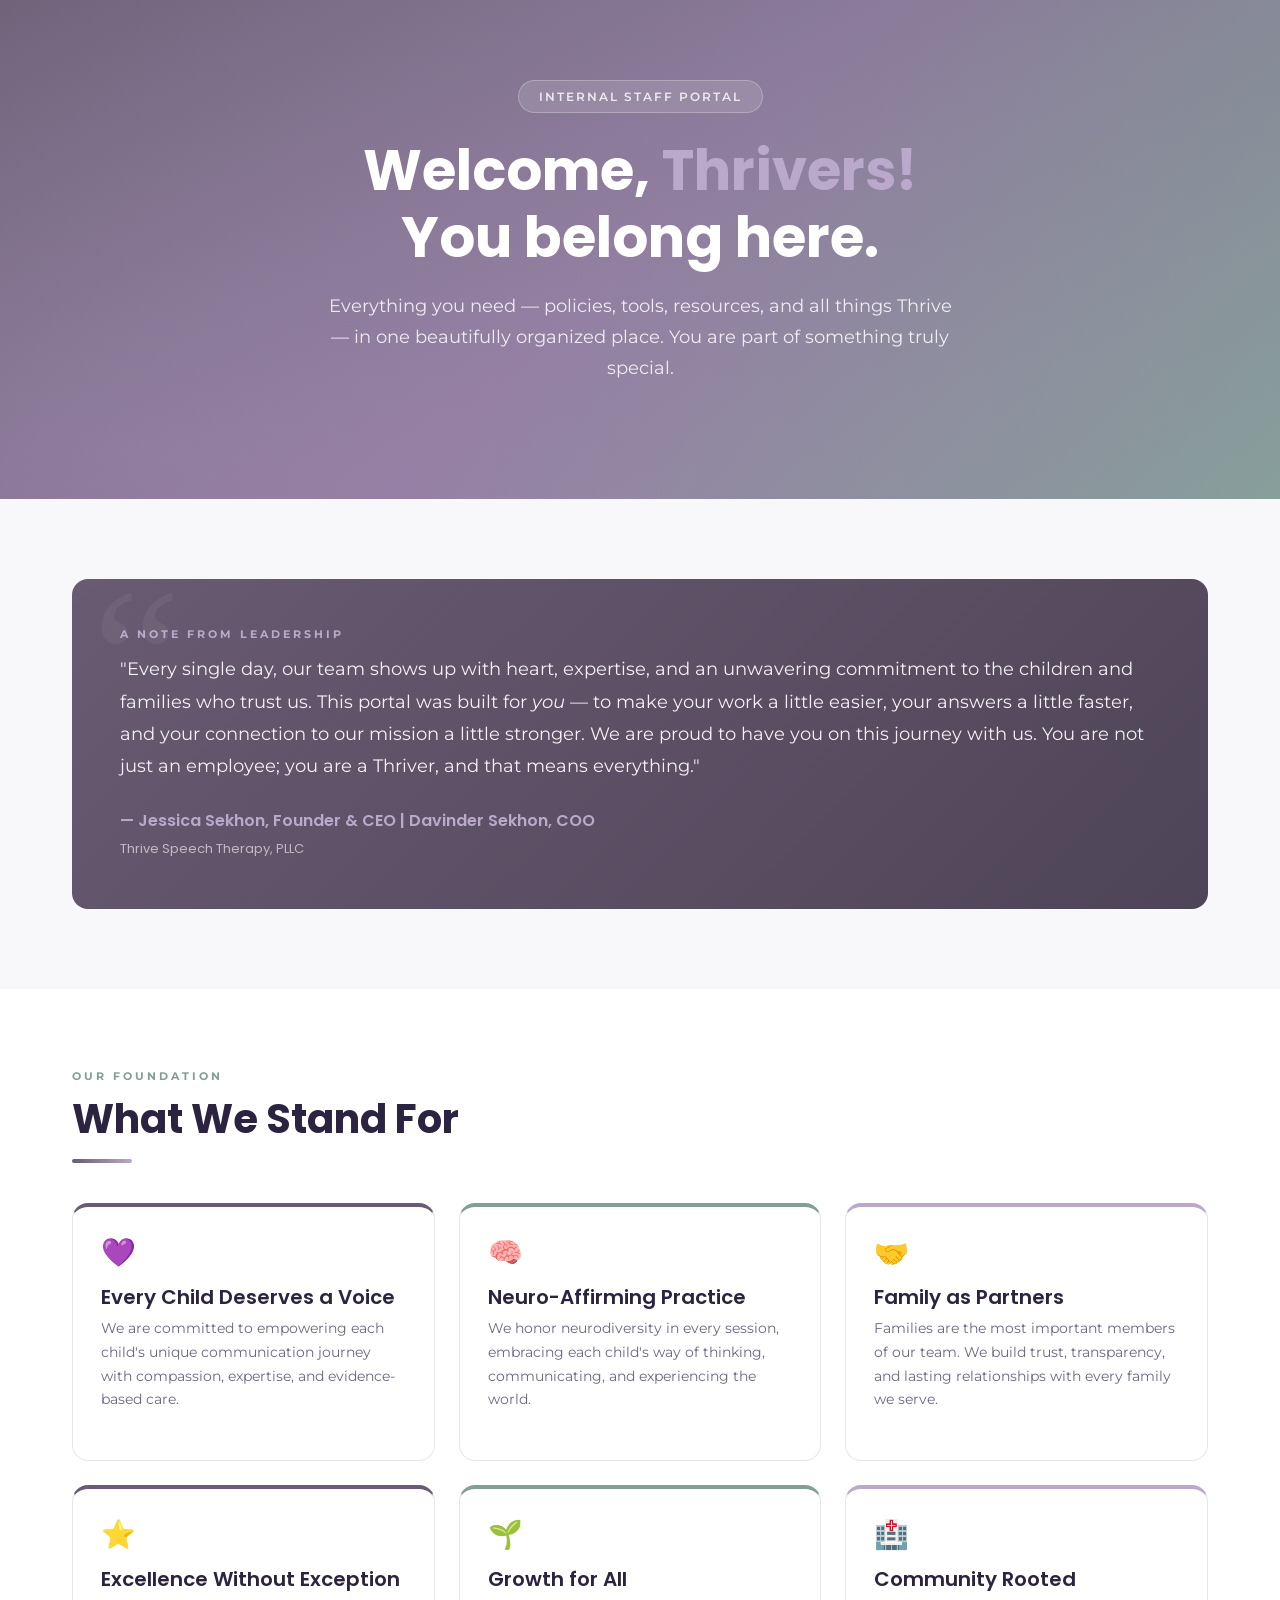
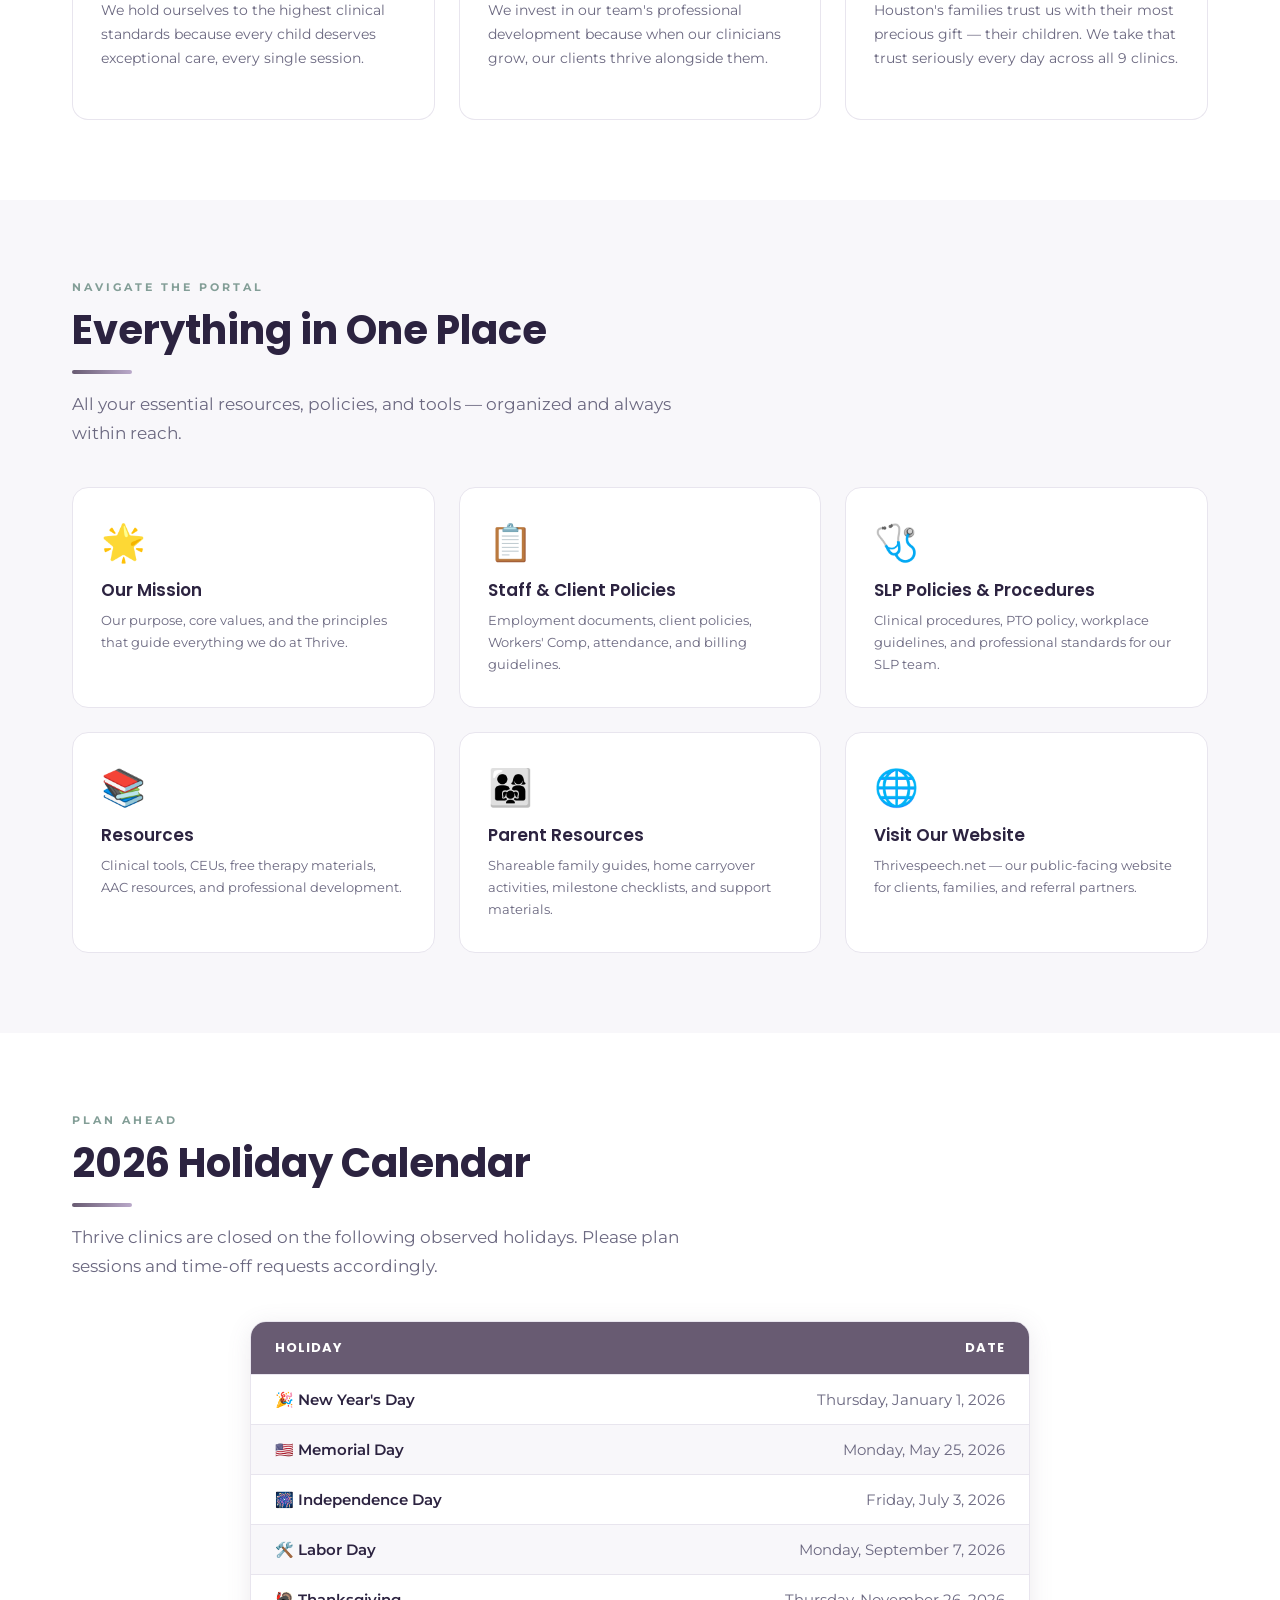
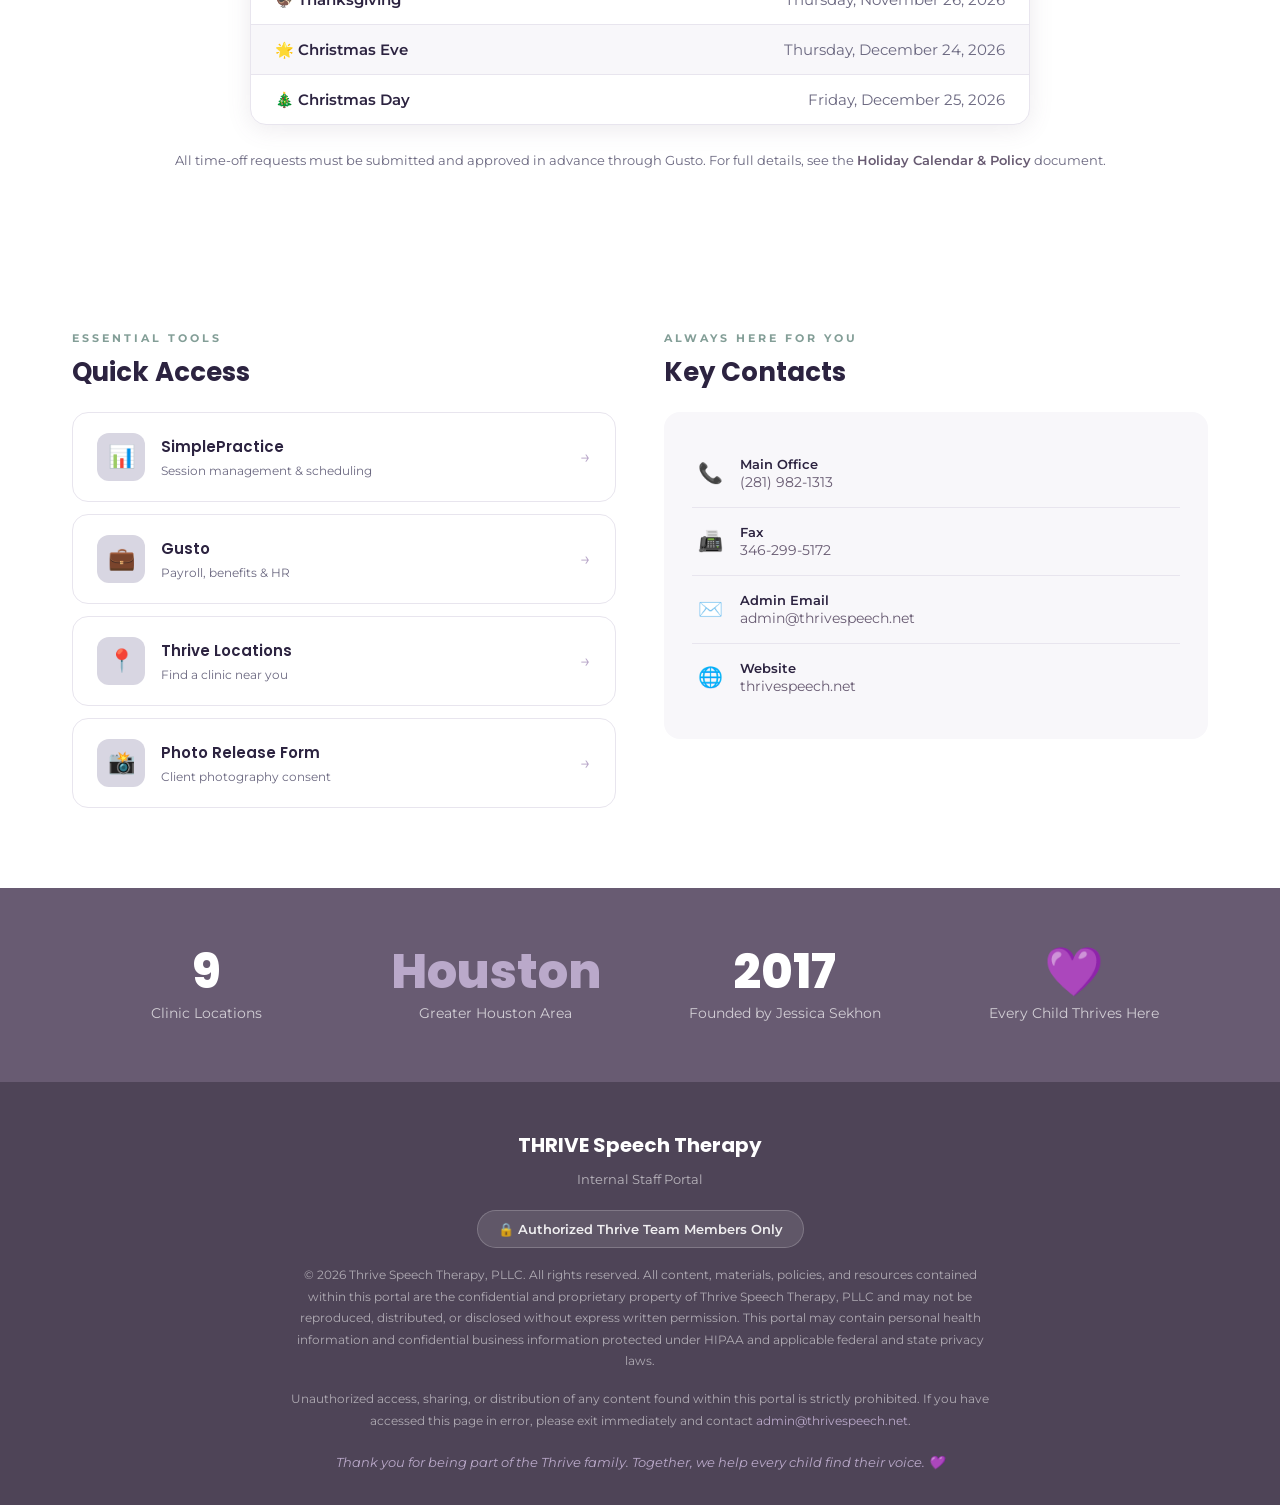
<file: index.html>
<!DOCTYPE html>
<html lang="en">
<head>
<meta charset="UTF-8">
<meta name="viewport" content="width=device-width, initial-scale=1.0">
<title>Home — Thrive Speech Therapy Internal Portal</title>
<link rel="stylesheet" href="assets/styles.css">
<style>
  /* Page-specific styles */
  .quick-link-card {
    display: flex;
    align-items: center;
    gap: 16px;
    padding: 20px 24px;
    background: var(--white);
    border: 1px solid var(--border);
    border-radius: var(--radius);
    text-decoration: none;
    transition: all 0.25s;
    color: var(--dark);
  }
  .quick-link-card:hover {
    transform: translateY(-3px);
    box-shadow: var(--shadow-hover);
    border-color: var(--lavender);
    color: var(--dark);
  }
  .quick-link-icon {
    width: 48px;
    height: 48px;
    border-radius: 12px;
    display: flex;
    align-items: center;
    justify-content: center;
    font-size: 22px;
    flex-shrink: 0;
    background: var(--lilac);
  }
  .quick-link-text strong {
    display: block;
    font-family: 'Poppins', sans-serif;
    font-size: 15px;
    font-weight: 600;
    color: var(--dark);
    margin-bottom: 2px;
  }
  .quick-link-text span {
    font-size: 12px;
    color: var(--text-muted);
  }
  .quick-link-arrow {
    margin-left: auto;
    color: var(--lavender);
    font-size: 18px;
  }
  .portal-nav-card {
    display: block;
    text-decoration: none;
    background: var(--white);
    border: 1px solid var(--border);
    border-radius: var(--radius);
    padding: 32px 28px;
    transition: all 0.25s;
    position: relative;
    overflow: hidden;
  }
  .portal-nav-card::after {
    content: '';
    position: absolute;
    bottom: 0; left: 0; right: 0;
    height: 3px;
    background: linear-gradient(to right, var(--mauve), var(--lavender));
    transform: scaleX(0);
    transition: transform 0.25s;
  }
  .portal-nav-card:hover { transform: translateY(-4px); box-shadow: var(--shadow-hover); border-color: var(--lavender); }
  .portal-nav-card:hover::after { transform: scaleX(1); }
  .portal-nav-icon { font-size: 36px; margin-bottom: 16px; display: block; }
  .portal-nav-card h4 { color: var(--dark); font-family: 'Poppins', sans-serif; font-size: 17px; margin-bottom: 8px; }
  .portal-nav-card p { font-size: 13px; color: var(--text-muted); margin: 0; }
  .stat-block { text-align: center; }
  .stat-number { font-family: 'Poppins', sans-serif; font-size: 48px; font-weight: 800; color: var(--mauve); line-height: 1; }
  .stat-label { font-size: 14px; color: var(--text-muted); margin-top: 8px; }
  .contact-row {
    display: flex;
    align-items: center;
    gap: 12px;
    padding: 16px 0;
    border-bottom: 1px solid var(--border);
  }
  .contact-row:last-child { border-bottom: none; }
  .contact-icon { font-size: 20px; width: 36px; text-align: center; flex-shrink: 0; }
  .contact-info strong { display: block; font-size: 13px; font-weight: 600; color: var(--dark); }
  .contact-info a, .contact-info span { font-size: 14px; color: var(--mauve); }
</style>
</head>
<body>

<!-- HERO -->
<section class="hero">
  <div class="hero-badge">Internal Staff Portal</div>
  <h1>Welcome, <span class="hero-accent">Thrivers!</span><br>You belong here.</h1>
  <p>Everything you need — policies, tools, resources, and all things Thrive — in one beautifully organized place. You are part of something truly special.</p>
</section>

<!-- LEADERSHIP MESSAGE -->
<section class="section bg-off-white">
  <div class="container">
    <div class="leadership-card">
      <span class="section-label" style="color:var(--lavender);">A Note from Leadership</span>
      <p class="leadership-quote">
        "Every single day, our team shows up with heart, expertise, and an unwavering commitment to the children and families who trust us. This portal was built for <em>you</em> — to make your work a little easier, your answers a little faster, and your connection to our mission a little stronger. We are proud to have you on this journey with us. You are not just an employee; you are a Thriver, and that means everything."
      </p>
      <p class="leadership-sig">— Jessica Sekhon, Founder & CEO | Davinder Sekhon, COO<br><span style="font-size:13px;color:rgba(255,255,255,0.6);font-weight:400;">Thrive Speech Therapy, PLLC</span></p>
    </div>
  </div>
</section>

<!-- WHAT WE STAND FOR -->
<section class="section bg-white">
  <div class="container">
    <span class="section-label">Our Foundation</span>
    <h2 class="section-title">What We Stand For</h2>
    <div class="divider"></div>
    <div class="grid-3" style="margin-top:40px;">
      <div class="card" style="border-top:4px solid var(--mauve);">
        <span class="card-icon">💜</span>
        <h4>Every Child Deserves a Voice</h4>
        <p>We are committed to empowering each child's unique communication journey with compassion, expertise, and evidence-based care.</p>
      </div>
      <div class="card" style="border-top:4px solid var(--sage);">
        <span class="card-icon">🧠</span>
        <h4>Neuro-Affirming Practice</h4>
        <p>We honor neurodiversity in every session, embracing each child's way of thinking, communicating, and experiencing the world.</p>
      </div>
      <div class="card" style="border-top:4px solid var(--lavender);">
        <span class="card-icon">🤝</span>
        <h4>Family as Partners</h4>
        <p>Families are the most important members of our team. We build trust, transparency, and lasting relationships with every family we serve.</p>
      </div>
      <div class="card" style="border-top:4px solid var(--mauve);">
        <span class="card-icon">⭐</span>
        <h4>Excellence Without Exception</h4>
        <p>We hold ourselves to the highest clinical standards because every child deserves exceptional care, every single session.</p>
      </div>
      <div class="card" style="border-top:4px solid var(--sage);">
        <span class="card-icon">🌱</span>
        <h4>Growth for All</h4>
        <p>We invest in our team's professional development because when our clinicians grow, our clients thrive alongside them.</p>
      </div>
      <div class="card" style="border-top:4px solid var(--lavender);">
        <span class="card-icon">🏥</span>
        <h4>Community Rooted</h4>
        <p>Houston's families trust us with their most precious gift — their children. We take that trust seriously every day across all 9 clinics.</p>
      </div>
    </div>
  </div>
</section>

<!-- PORTAL NAVIGATION -->
<section class="section bg-off-white">
  <div class="container">
    <span class="section-label">Navigate the Portal</span>
    <h2 class="section-title">Everything in One Place</h2>
    <div class="divider"></div>
    <p class="section-subtitle" style="margin-bottom:40px;">All your essential resources, policies, and tools — organized and always within reach.</p>
    <div class="grid-3">
      <a href="https://sites.google.com/thrivespeech.net/thriveinternal/our-mission" target="_blank" rel="noopener" class="portal-nav-card">
        <span class="portal-nav-icon">🌟</span>
        <h4>Our Mission</h4>
        <p>Our purpose, core values, and the principles that guide everything we do at Thrive.</p>
      </a>
      <a href="https://sites.google.com/thrivespeech.net/thriveinternal/staff-client-policies" target="_blank" rel="noopener" class="portal-nav-card">
        <span class="portal-nav-icon">📋</span>
        <h4>Staff & Client Policies</h4>
        <p>Employment documents, client policies, Workers' Comp, attendance, and billing guidelines.</p>
      </a>
      <a href="https://sites.google.com/thrivespeech.net/thriveinternal/slp-policies-procedures" target="_blank" rel="noopener" class="portal-nav-card">
        <span class="portal-nav-icon">🩺</span>
        <h4>SLP Policies & Procedures</h4>
        <p>Clinical procedures, PTO policy, workplace guidelines, and professional standards for our SLP team.</p>
      </a>
      <a href="https://sites.google.com/thrivespeech.net/thriveinternal/resources" target="_blank" rel="noopener" class="portal-nav-card">
        <span class="portal-nav-icon">📚</span>
        <h4>Resources</h4>
        <p>Clinical tools, CEUs, free therapy materials, AAC resources, and professional development.</p>
      </a>
      <a href="https://sites.google.com/thrivespeech.net/thriveinternal/parent-resources" target="_blank" rel="noopener" class="portal-nav-card">
        <span class="portal-nav-icon">👨‍👩‍👧</span>
        <h4>Parent Resources</h4>
        <p>Shareable family guides, home carryover activities, milestone checklists, and support materials.</p>
      </a>
      <a href="https://thrivespeech.net" target="_blank" rel="noopener" class="portal-nav-card">
        <span class="portal-nav-icon">🌐</span>
        <h4>Visit Our Website</h4>
        <p>Thrivespeech.net — our public-facing website for clients, families, and referral partners.</p>
      </a>
    </div>
  </div>
</section>

<!-- HOLIDAY CALENDAR -->
<section class="section bg-white">
  <div class="container">
    <span class="section-label">Plan Ahead</span>
    <h2 class="section-title">2026 Holiday Calendar</h2>
    <div class="divider"></div>
    <p class="section-subtitle" style="margin-bottom:40px;">Thrive clinics are closed on the following observed holidays. Please plan sessions and time-off requests accordingly.</p>
    <div style="max-width:780px;margin:0 auto;background:var(--white);border:1px solid var(--border);border-radius:var(--radius);overflow:hidden;box-shadow:var(--shadow);">
      <table style="width:100%;border-collapse:collapse;font-family:'Montserrat',sans-serif;">
        <thead>
          <tr style="background:var(--mauve);">
            <th style="text-align:left;padding:16px 24px;color:#fff;font-family:'Poppins',sans-serif;font-size:13px;letter-spacing:1px;text-transform:uppercase;">Holiday</th>
            <th style="text-align:right;padding:16px 24px;color:#fff;font-family:'Poppins',sans-serif;font-size:13px;letter-spacing:1px;text-transform:uppercase;">Date</th>
          </tr>
        </thead>
        <tbody>
          <tr style="border-top:1px solid var(--border);">
            <td style="padding:15px 24px;color:var(--dark);font-weight:600;font-size:15px;">🎉 New Year's Day</td>
            <td style="padding:15px 24px;color:var(--text-muted);text-align:right;font-size:15px;">Thursday, January 1, 2026</td>
          </tr>
          <tr style="border-top:1px solid var(--border);background:var(--off-white);">
            <td style="padding:15px 24px;color:var(--dark);font-weight:600;font-size:15px;">🇺🇸 Memorial Day</td>
            <td style="padding:15px 24px;color:var(--text-muted);text-align:right;font-size:15px;">Monday, May 25, 2026</td>
          </tr>
          <tr style="border-top:1px solid var(--border);">
            <td style="padding:15px 24px;color:var(--dark);font-weight:600;font-size:15px;">🎆 Independence Day</td>
            <td style="padding:15px 24px;color:var(--text-muted);text-align:right;font-size:15px;">Friday, July 3, 2026</td>
          </tr>
          <tr style="border-top:1px solid var(--border);background:var(--off-white);">
            <td style="padding:15px 24px;color:var(--dark);font-weight:600;font-size:15px;">🛠️ Labor Day</td>
            <td style="padding:15px 24px;color:var(--text-muted);text-align:right;font-size:15px;">Monday, September 7, 2026</td>
          </tr>
          <tr style="border-top:1px solid var(--border);">
            <td style="padding:15px 24px;color:var(--dark);font-weight:600;font-size:15px;">🦃 Thanksgiving</td>
            <td style="padding:15px 24px;color:var(--text-muted);text-align:right;font-size:15px;">Thursday, November 26, 2026</td>
          </tr>
          <tr style="border-top:1px solid var(--border);background:var(--off-white);">
            <td style="padding:15px 24px;color:var(--dark);font-weight:600;font-size:15px;">🌟 Christmas Eve</td>
            <td style="padding:15px 24px;color:var(--text-muted);text-align:right;font-size:15px;">Thursday, December 24, 2026</td>
          </tr>
          <tr style="border-top:1px solid var(--border);">
            <td style="padding:15px 24px;color:var(--dark);font-weight:600;font-size:15px;">🎄 Christmas Day</td>
            <td style="padding:15px 24px;color:var(--text-muted);text-align:right;font-size:15px;">Friday, December 25, 2026</td>
          </tr>
        </tbody>
      </table>
    </div>
    <p style="text-align:center;margin-top:24px;font-size:13px;color:var(--text-muted);">All time-off requests must be submitted and approved in advance through Gusto. For full details, see the <a href="https://drive.google.com/file/d/1pjom9bOkKgS9U0GmjowAROjyriiuytb2/view?usp=sharing" target="_blank" rel="noopener" style="color:var(--mauve);font-weight:600;">Holiday Calendar &amp; Policy</a> document.</p>
  </div>
</section>

<!-- QUICK ACCESS -->
<section class="section bg-white">
  <div class="container">
    <div class="grid-2" style="gap:48px;align-items:start;">
      <!-- Tools -->
      <div>
        <span class="section-label">Essential Tools</span>
        <h3 class="section-title" style="margin-bottom:24px;">Quick Access</h3>
        <div style="display:flex;flex-direction:column;gap:12px;">
          <a href="https://www.simplepractice.com" target="_blank" rel="noopener" class="quick-link-card">
            <div class="quick-link-icon">📊</div>
            <div class="quick-link-text">
              <strong>SimplePractice</strong>
              <span>Session management & scheduling</span>
            </div>
            <span class="quick-link-arrow">→</span>
          </a>
          <a href="https://app.gusto.com" target="_blank" rel="noopener" class="quick-link-card">
            <div class="quick-link-icon">💼</div>
            <div class="quick-link-text">
              <strong>Gusto</strong>
              <span>Payroll, benefits & HR</span>
            </div>
            <span class="quick-link-arrow">→</span>
          </a>
          <a href="https://www.thrivespeech.net/contact#locations" target="_blank" rel="noopener" class="quick-link-card">
            <div class="quick-link-icon">📍</div>
            <div class="quick-link-text">
              <strong>Thrive Locations</strong>
              <span>Find a clinic near you</span>
            </div>
            <span class="quick-link-arrow">→</span>
          </a>
          <a href="https://drive.google.com/file/d/1tKzsgYchAd0-BzuVWMcKkD8MczeORkRg/view?usp=drive_link" target="_blank" rel="noopener" class="quick-link-card">
            <div class="quick-link-icon">📸</div>
            <div class="quick-link-text">
              <strong>Photo Release Form</strong>
              <span>Client photography consent</span>
            </div>
            <span class="quick-link-arrow">→</span>
          </a>
        </div>
      </div>
      <!-- Contacts -->
      <div>
        <span class="section-label">Always Here for You</span>
        <h3 class="section-title" style="margin-bottom:24px;">Key Contacts</h3>
        <div style="background:var(--off-white);border-radius:var(--radius);padding:28px;">
          <div class="contact-row">
            <span class="contact-icon">📞</span>
            <div class="contact-info">
              <strong>Main Office</strong>
              <a href="tel:+12819821313">(281) 982-1313</a>
            </div>
          </div>
          <div class="contact-row">
            <span class="contact-icon">📠</span>
            <div class="contact-info">
              <strong>Fax</strong>
              <span>346-299-5172</span>
            </div>
          </div>
          <div class="contact-row">
            <span class="contact-icon">✉️</span>
            <div class="contact-info">
              <strong>Admin Email</strong>
              <a href="mailto:admin@thrivespeech.net">admin@thrivespeech.net</a>
            </div>
          </div>
          <div class="contact-row">
            <span class="contact-icon">🌐</span>
            <div class="contact-info">
              <strong>Website</strong>
              <a href="https://thrivespeech.net" target="_blank" rel="noopener">thrivespeech.net</a>
            </div>
          </div>
        </div>
      </div>
    </div>
  </div>
</section>

<!-- STATS -->
<section class="section-sm bg-mauve" style="padding:60px 0;">
  <div class="container">
    <div class="grid-4" style="text-align:center;">
      <div class="stat-block">
        <div class="stat-number" style="color:#fff;">9</div>
        <div class="stat-label" style="color:rgba(255,255,255,0.7);">Clinic Locations</div>
      </div>
      <div class="stat-block">
        <div class="stat-number" style="color:var(--lavender);">Houston</div>
        <div class="stat-label" style="color:rgba(255,255,255,0.7);">Greater Houston Area</div>
      </div>
      <div class="stat-block">
        <div class="stat-number" style="color:#fff;">2017</div>
        <div class="stat-label" style="color:rgba(255,255,255,0.7);">Founded by Jessica Sekhon</div>
      </div>
      <div class="stat-block">
        <div class="stat-number" style="color:var(--lavender);">💜</div>
        <div class="stat-label" style="color:rgba(255,255,255,0.7);">Every Child Thrives Here</div>
      </div>
    </div>
  </div>
</section>

<!-- FOOTER -->
<footer class="site-footer">
  <div class="footer-logo">THRIVE Speech Therapy</div>
  <p style="color:rgba(255,255,255,0.6);font-size:13px;">Internal Staff Portal</p>
  <div class="footer-restricted">🔒 Authorized Thrive Team Members Only</div>
  <p class="footer-legal">
    © 2026 Thrive Speech Therapy, PLLC. All rights reserved. All content, materials, policies, and resources contained within this portal are the confidential and proprietary property of Thrive Speech Therapy, PLLC and may not be reproduced, distributed, or disclosed without express written permission. This portal may contain personal health information and confidential business information protected under HIPAA and applicable federal and state privacy laws.
  </p>
  <p class="footer-legal">
    Unauthorized access, sharing, or distribution of any content found within this portal is strictly prohibited. If you have accessed this page in error, please exit immediately and contact <a href="mailto:admin@thrivespeech.net" style="color:var(--lavender);">admin@thrivespeech.net</a>.
  </p>
  <p class="footer-heart">Thank you for being part of the Thrive family. Together, we help every child find their voice. 💜</p>
</footer>

</body>
</html>
</file>
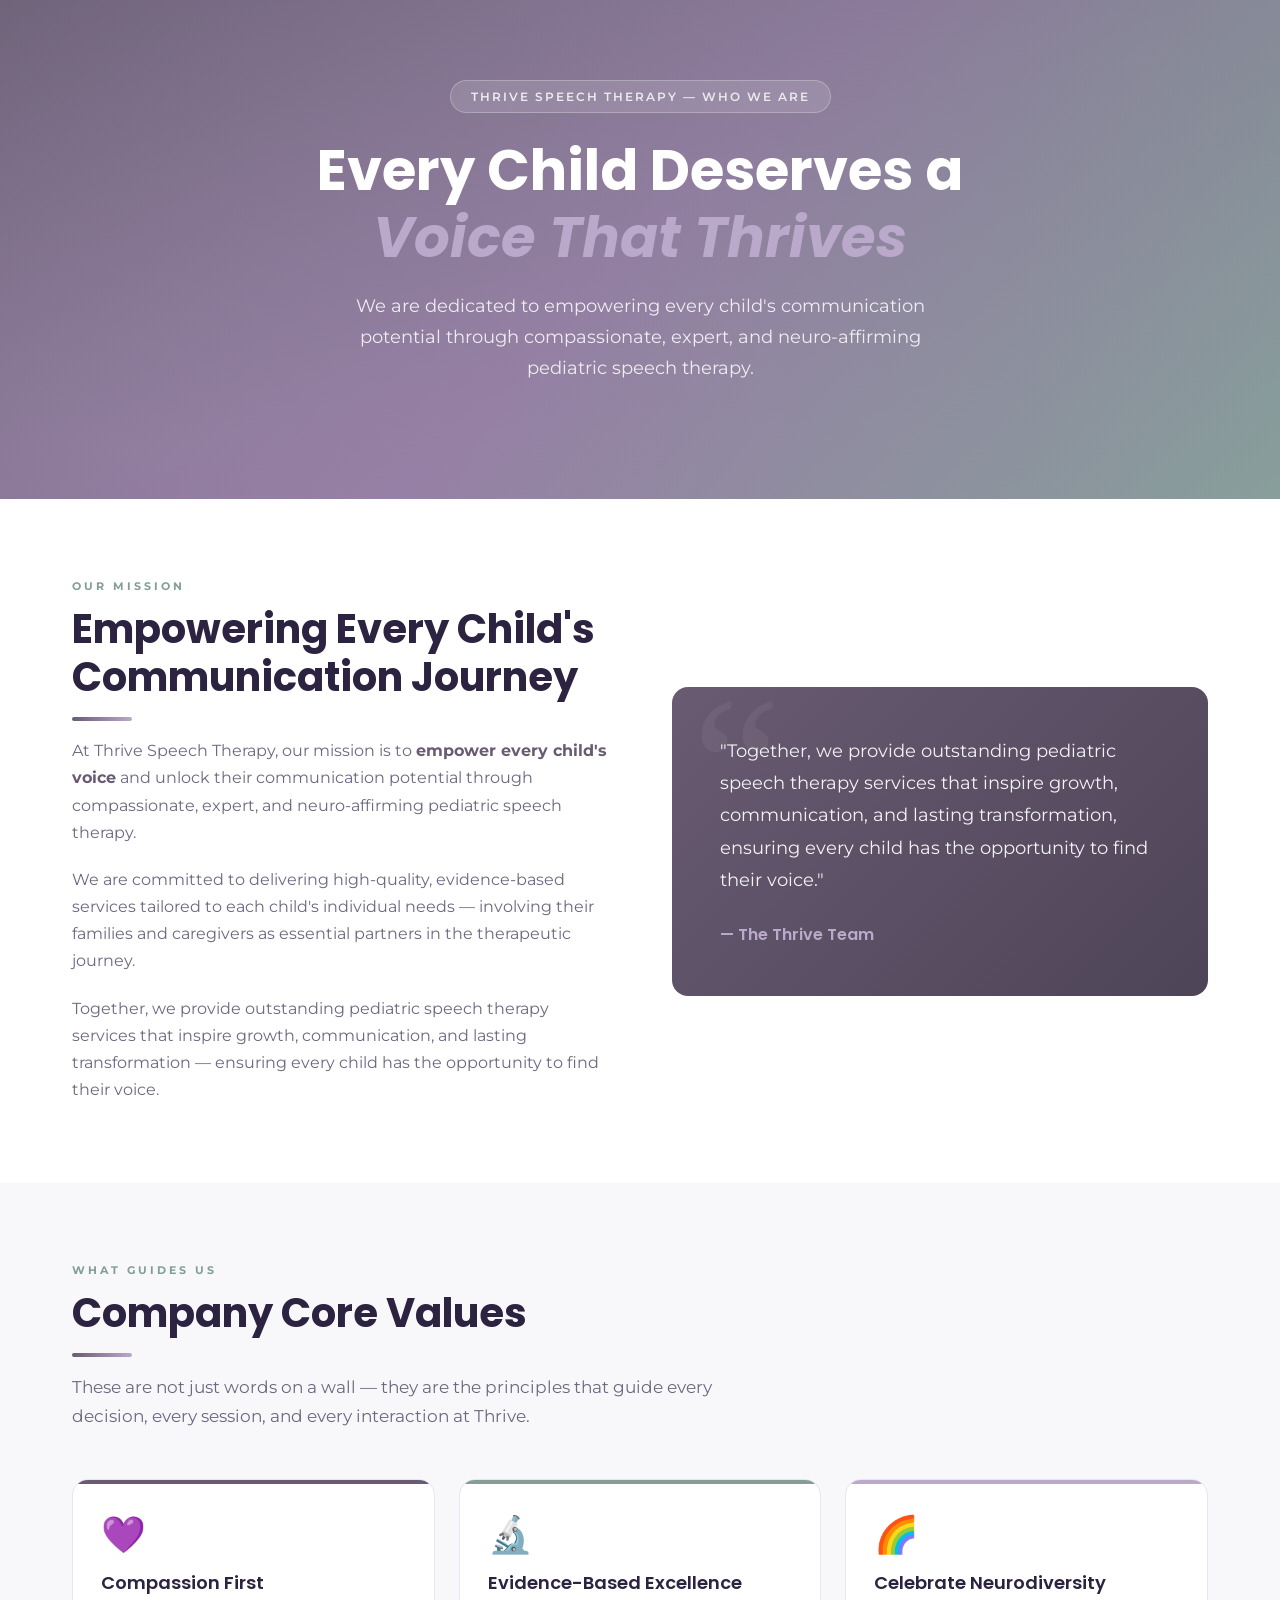
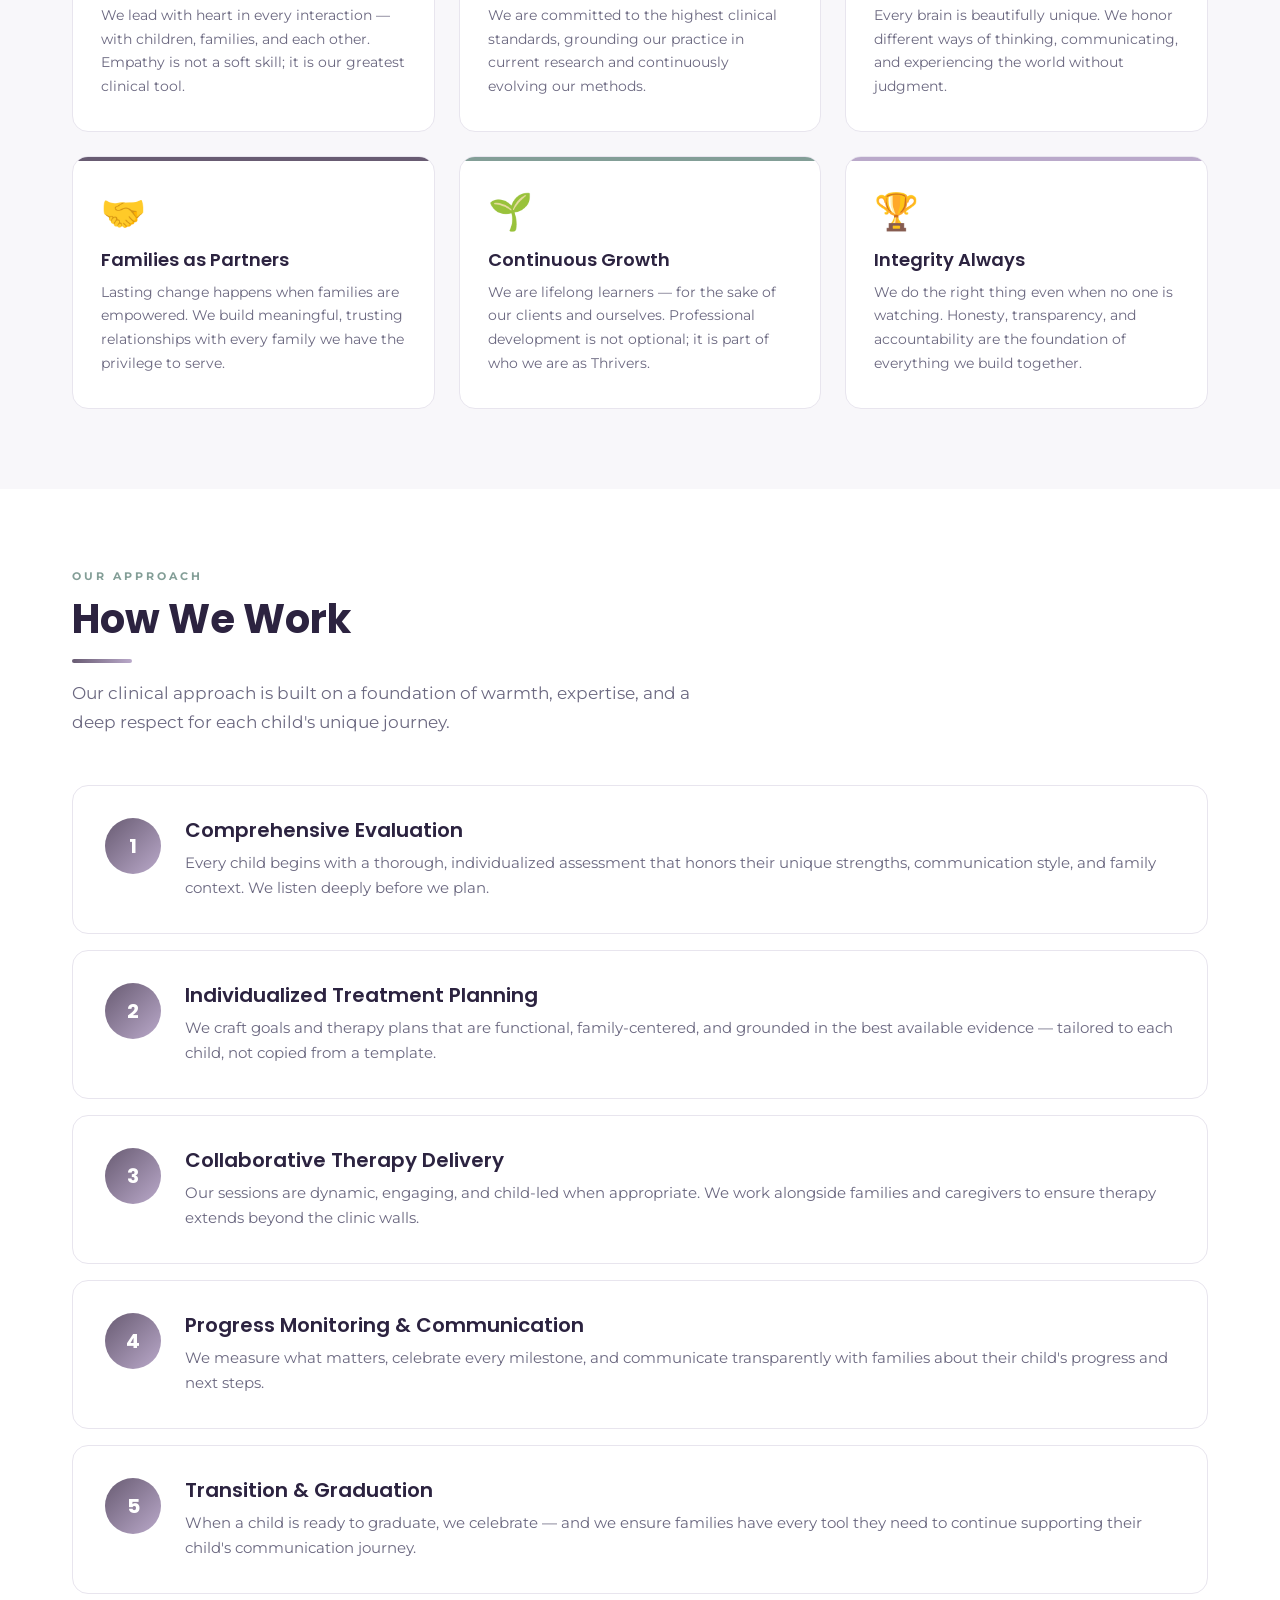
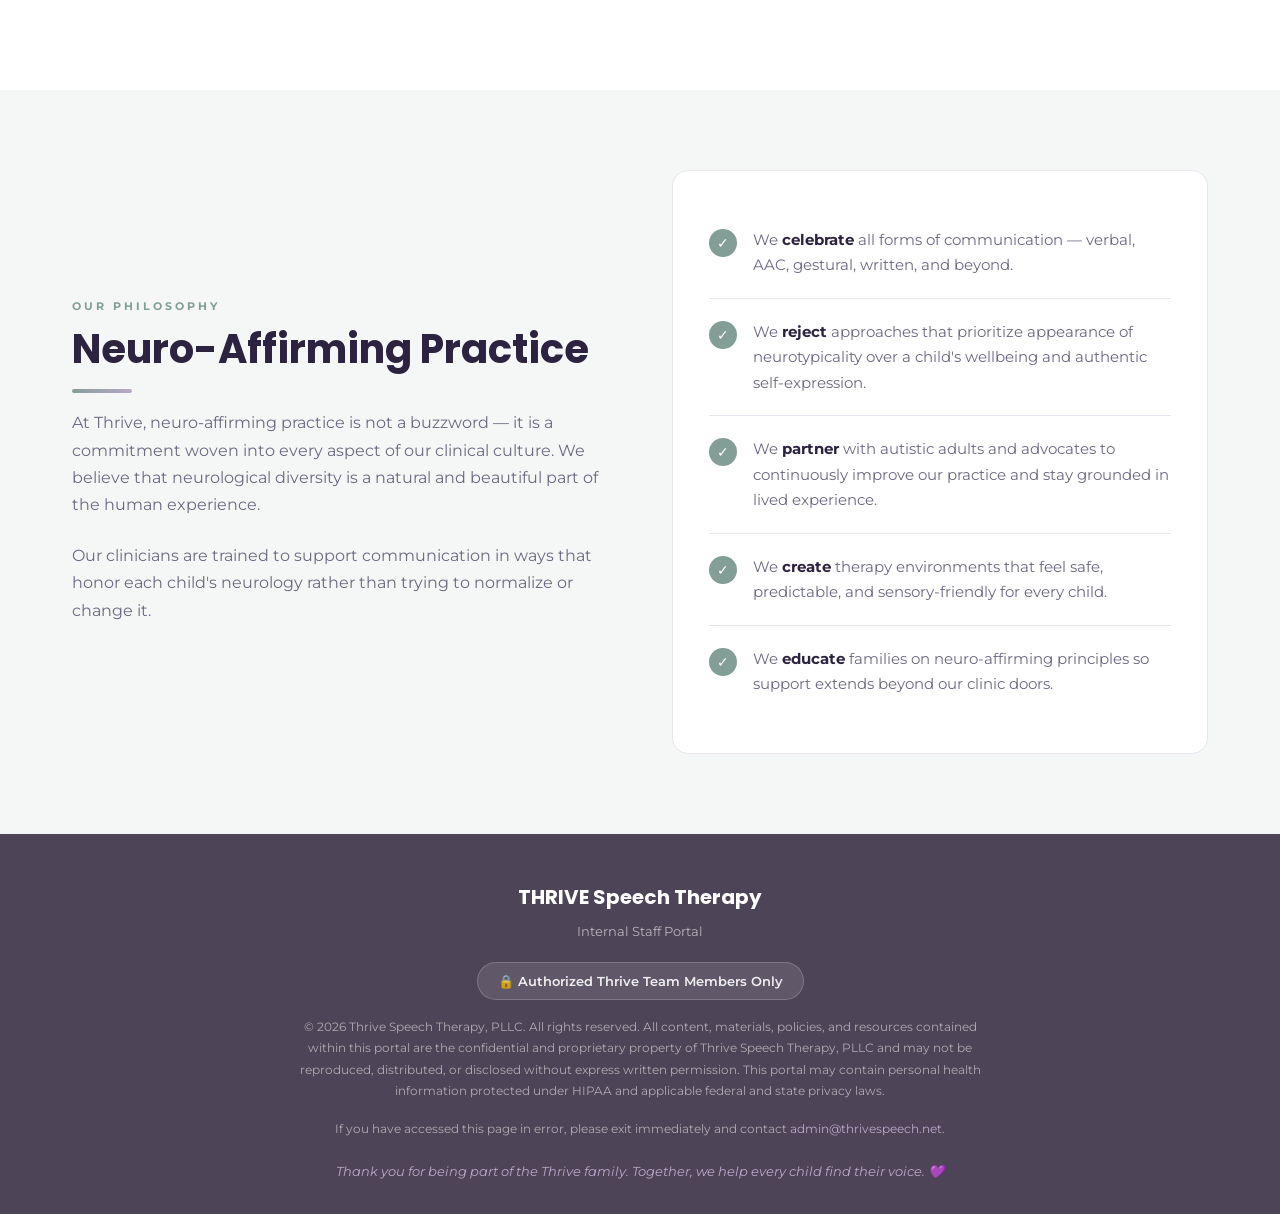
<file: our-mission.html>
<!DOCTYPE html>
<html lang="en">
<head>
<meta charset="UTF-8">
<meta name="viewport" content="width=device-width, initial-scale=1.0">
<title>Our Mission — Thrive Speech Therapy Internal Portal</title>
<link rel="stylesheet" href="assets/styles.css">
<style>
  .value-card {
    background: var(--white);
    border: 1px solid var(--border);
    border-radius: var(--radius);
    padding: 32px 28px;
    transition: all 0.25s;
    position: relative;
    overflow: hidden;
  }
  .value-card::before {
    content: '';
    position: absolute;
    top: 0; left: 0; right: 0;
    height: 4px;
  }
  .value-card:nth-child(1)::before { background: var(--mauve); }
  .value-card:nth-child(2)::before { background: var(--sage); }
  .value-card:nth-child(3)::before { background: var(--lavender); }
  .value-card:nth-child(4)::before { background: var(--mauve); }
  .value-card:nth-child(5)::before { background: var(--sage); }
  .value-card:nth-child(6)::before { background: var(--lavender); }
  .value-card:hover { transform: translateY(-4px); box-shadow: var(--shadow-hover); }
  .value-icon { font-size: 36px; margin-bottom: 16px; display: block; }
  .value-card h4 { color: var(--dark); font-size: 18px; margin-bottom: 10px; }
  .value-card p { font-size: 14px; color: var(--text-muted); margin: 0; }
  .how-step {
    display: flex;
    gap: 24px;
    align-items: flex-start;
    padding: 32px;
    background: var(--white);
    border-radius: var(--radius);
    border: 1px solid var(--border);
    margin-bottom: 16px;
    transition: all 0.25s;
  }
  .how-step:hover { box-shadow: var(--shadow); border-color: var(--lavender); }
  .step-num {
    width: 56px;
    height: 56px;
    border-radius: 50%;
    background: linear-gradient(135deg, var(--mauve), var(--lavender));
    color: #fff;
    font-family: 'Poppins', sans-serif;
    font-size: 20px;
    font-weight: 700;
    display: flex;
    align-items: center;
    justify-content: center;
    flex-shrink: 0;
  }
  .step-content h4 { color: var(--dark); margin-bottom: 8px; }
  .step-content p { font-size: 15px; margin: 0; }
  .neuro-point {
    display: flex;
    gap: 16px;
    align-items: flex-start;
    padding: 20px 0;
    border-bottom: 1px solid var(--border);
  }
  .neuro-point:last-child { border-bottom: none; }
  .neuro-check {
    width: 28px;
    height: 28px;
    border-radius: 50%;
    background: var(--sage);
    color: #fff;
    display: flex;
    align-items: center;
    justify-content: center;
    font-size: 14px;
    flex-shrink: 0;
    margin-top: 2px;
  }
  .neuro-point p { margin: 0; font-size: 15px; }
</style>
</head>
<body>

<!-- HERO -->
<section class="hero">
  <div class="hero-badge">Thrive Speech Therapy — Who We Are</div>
  <h1>Every Child Deserves a<br><span class="hero-accent" style="font-style:italic;">Voice That Thrives</span></h1>
  <p>We are dedicated to empowering every child's communication potential through compassionate, expert, and neuro-affirming pediatric speech therapy.</p>
</section>

<!-- OUR MISSION -->
<section class="section bg-white">
  <div class="container">
    <div class="grid-2" style="gap:64px;align-items:center;">
      <div>
        <span class="section-label">Our Mission</span>
        <h2 class="section-title">Empowering Every Child's Communication Journey</h2>
        <div class="divider"></div>
        <p style="margin-bottom:20px;">At Thrive Speech Therapy, our mission is to <strong style="color:var(--mauve);">empower every child's voice</strong> and unlock their communication potential through compassionate, expert, and neuro-affirming pediatric speech therapy.</p>
        <p style="margin-bottom:20px;">We are committed to delivering high-quality, evidence-based services tailored to each child's individual needs — involving their families and caregivers as essential partners in the therapeutic journey.</p>
        <p>Together, we provide outstanding pediatric speech therapy services that inspire growth, communication, and lasting transformation — ensuring every child has the opportunity to find their voice.</p>
      </div>
      <div class="leadership-card">
        <p class="leadership-quote">
          "Together, we provide outstanding pediatric speech therapy services that inspire growth, communication, and lasting transformation, ensuring every child has the opportunity to find their voice."
        </p>
        <p class="leadership-sig">— The Thrive Team</p>
      </div>
    </div>
  </div>
</section>

<!-- CORE VALUES -->
<section class="section bg-off-white">
  <div class="container">
    <span class="section-label">What Guides Us</span>
    <h2 class="section-title">Company Core Values</h2>
    <div class="divider"></div>
    <p class="section-subtitle" style="margin-bottom:48px;">These are not just words on a wall — they are the principles that guide every decision, every session, and every interaction at Thrive.</p>
    <div class="grid-3">
      <div class="value-card">
        <span class="value-icon">💜</span>
        <h4>Compassion First</h4>
        <p>We lead with heart in every interaction — with children, families, and each other. Empathy is not a soft skill; it is our greatest clinical tool.</p>
      </div>
      <div class="value-card">
        <span class="value-icon">🔬</span>
        <h4>Evidence-Based Excellence</h4>
        <p>We are committed to the highest clinical standards, grounding our practice in current research and continuously evolving our methods.</p>
      </div>
      <div class="value-card">
        <span class="value-icon">🌈</span>
        <h4>Celebrate Neurodiversity</h4>
        <p>Every brain is beautifully unique. We honor different ways of thinking, communicating, and experiencing the world without judgment.</p>
      </div>
      <div class="value-card">
        <span class="value-icon">🤝</span>
        <h4>Families as Partners</h4>
        <p>Lasting change happens when families are empowered. We build meaningful, trusting relationships with every family we have the privilege to serve.</p>
      </div>
      <div class="value-card">
        <span class="value-icon">🌱</span>
        <h4>Continuous Growth</h4>
        <p>We are lifelong learners — for the sake of our clients and ourselves. Professional development is not optional; it is part of who we are as Thrivers.</p>
      </div>
      <div class="value-card">
        <span class="value-icon">🏆</span>
        <h4>Integrity Always</h4>
        <p>We do the right thing even when no one is watching. Honesty, transparency, and accountability are the foundation of everything we build together.</p>
      </div>
    </div>
  </div>
</section>

<!-- HOW WE WORK -->
<section class="section bg-white">
  <div class="container">
    <span class="section-label">Our Approach</span>
    <h2 class="section-title">How We Work</h2>
    <div class="divider"></div>
    <p class="section-subtitle" style="margin-bottom:48px;">Our clinical approach is built on a foundation of warmth, expertise, and a deep respect for each child's unique journey.</p>
    <div class="how-step">
      <div class="step-num">1</div>
      <div class="step-content">
        <h4>Comprehensive Evaluation</h4>
        <p>Every child begins with a thorough, individualized assessment that honors their unique strengths, communication style, and family context. We listen deeply before we plan.</p>
      </div>
    </div>
    <div class="how-step">
      <div class="step-num">2</div>
      <div class="step-content">
        <h4>Individualized Treatment Planning</h4>
        <p>We craft goals and therapy plans that are functional, family-centered, and grounded in the best available evidence — tailored to each child, not copied from a template.</p>
      </div>
    </div>
    <div class="how-step">
      <div class="step-num">3</div>
      <div class="step-content">
        <h4>Collaborative Therapy Delivery</h4>
        <p>Our sessions are dynamic, engaging, and child-led when appropriate. We work alongside families and caregivers to ensure therapy extends beyond the clinic walls.</p>
      </div>
    </div>
    <div class="how-step">
      <div class="step-num">4</div>
      <div class="step-content">
        <h4>Progress Monitoring & Communication</h4>
        <p>We measure what matters, celebrate every milestone, and communicate transparently with families about their child's progress and next steps.</p>
      </div>
    </div>
    <div class="how-step">
      <div class="step-num">5</div>
      <div class="step-content">
        <h4>Transition & Graduation</h4>
        <p>When a child is ready to graduate, we celebrate — and we ensure families have every tool they need to continue supporting their child's communication journey.</p>
      </div>
    </div>
  </div>
</section>

<!-- NEURO-AFFIRMING PRACTICE -->
<section class="section bg-sage-soft">
  <div class="container">
    <div class="grid-2" style="gap:64px;align-items:center;">
      <div>
        <span class="section-label">Our Philosophy</span>
        <h2 class="section-title">Neuro-Affirming Practice</h2>
        <div class="divider" style="background:linear-gradient(to right, var(--sage), var(--lavender));"></div>
        <p style="margin-bottom:24px;">At Thrive, neuro-affirming practice is not a buzzword — it is a commitment woven into every aspect of our clinical culture. We believe that neurological diversity is a natural and beautiful part of the human experience.</p>
        <p>Our clinicians are trained to support communication in ways that honor each child's neurology rather than trying to normalize or change it.</p>
      </div>
      <div style="background:var(--white);border-radius:var(--radius);padding:36px;border:1px solid var(--border);">
        <div class="neuro-point">
          <div class="neuro-check">✓</div>
          <p>We <strong style="color:var(--dark);">celebrate</strong> all forms of communication — verbal, AAC, gestural, written, and beyond.</p>
        </div>
        <div class="neuro-point">
          <div class="neuro-check">✓</div>
          <p>We <strong style="color:var(--dark);">reject</strong> approaches that prioritize appearance of neurotypicality over a child's wellbeing and authentic self-expression.</p>
        </div>
        <div class="neuro-point">
          <div class="neuro-check">✓</div>
          <p>We <strong style="color:var(--dark);">partner</strong> with autistic adults and advocates to continuously improve our practice and stay grounded in lived experience.</p>
        </div>
        <div class="neuro-point">
          <div class="neuro-check">✓</div>
          <p>We <strong style="color:var(--dark);">create</strong> therapy environments that feel safe, predictable, and sensory-friendly for every child.</p>
        </div>
        <div class="neuro-point">
          <div class="neuro-check">✓</div>
          <p>We <strong style="color:var(--dark);">educate</strong> families on neuro-affirming principles so support extends beyond our clinic doors.</p>
        </div>
      </div>
    </div>
  </div>
</section>

<!-- FOOTER -->
<footer class="site-footer">
  <div class="footer-logo">THRIVE Speech Therapy</div>
  <p style="color:rgba(255,255,255,0.6);font-size:13px;">Internal Staff Portal</p>
  <div class="footer-restricted">🔒 Authorized Thrive Team Members Only</div>
  <p class="footer-legal">© 2026 Thrive Speech Therapy, PLLC. All rights reserved. All content, materials, policies, and resources contained within this portal are the confidential and proprietary property of Thrive Speech Therapy, PLLC and may not be reproduced, distributed, or disclosed without express written permission. This portal may contain personal health information protected under HIPAA and applicable federal and state privacy laws.</p>
  <p class="footer-legal">If you have accessed this page in error, please exit immediately and contact <a href="mailto:admin@thrivespeech.net" style="color:var(--lavender);">admin@thrivespeech.net</a>.</p>
  <p class="footer-heart">Thank you for being part of the Thrive family. Together, we help every child find their voice. 💜</p>
</footer>

</body>
</html>
</file>
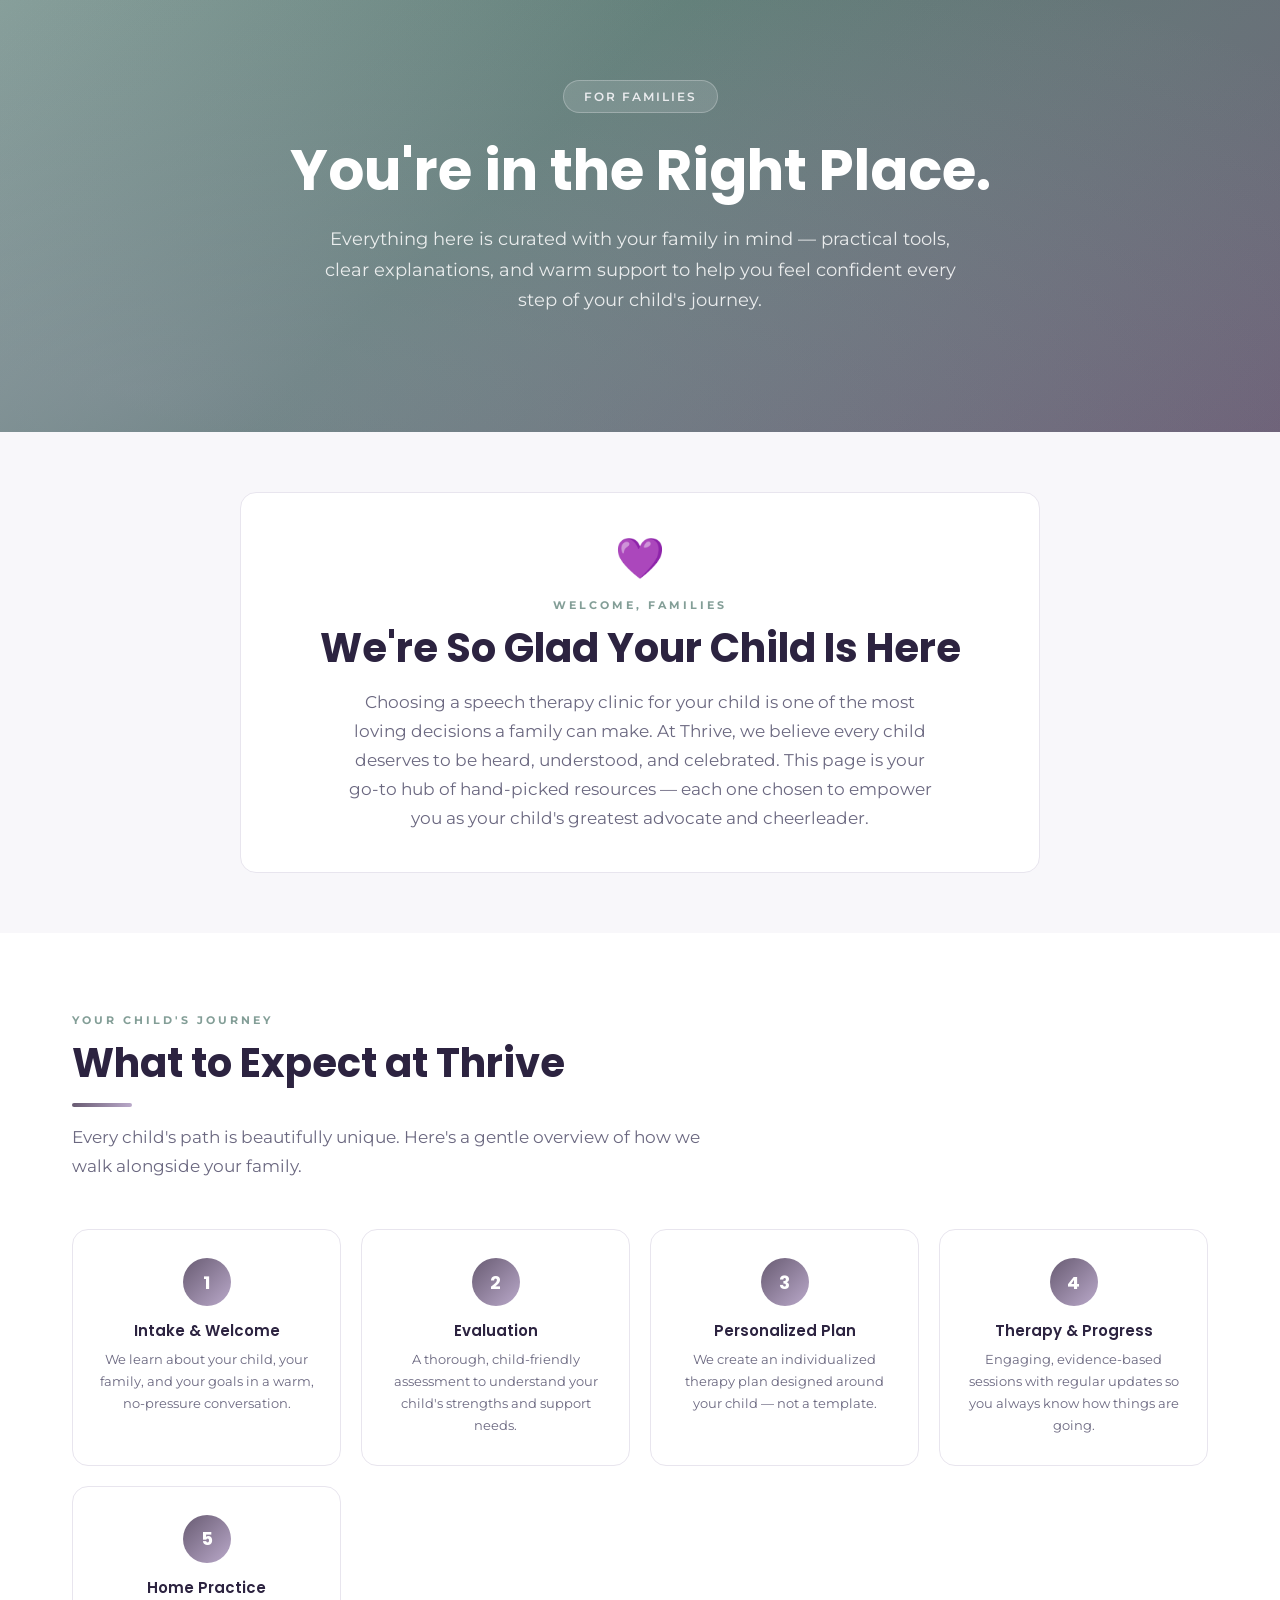
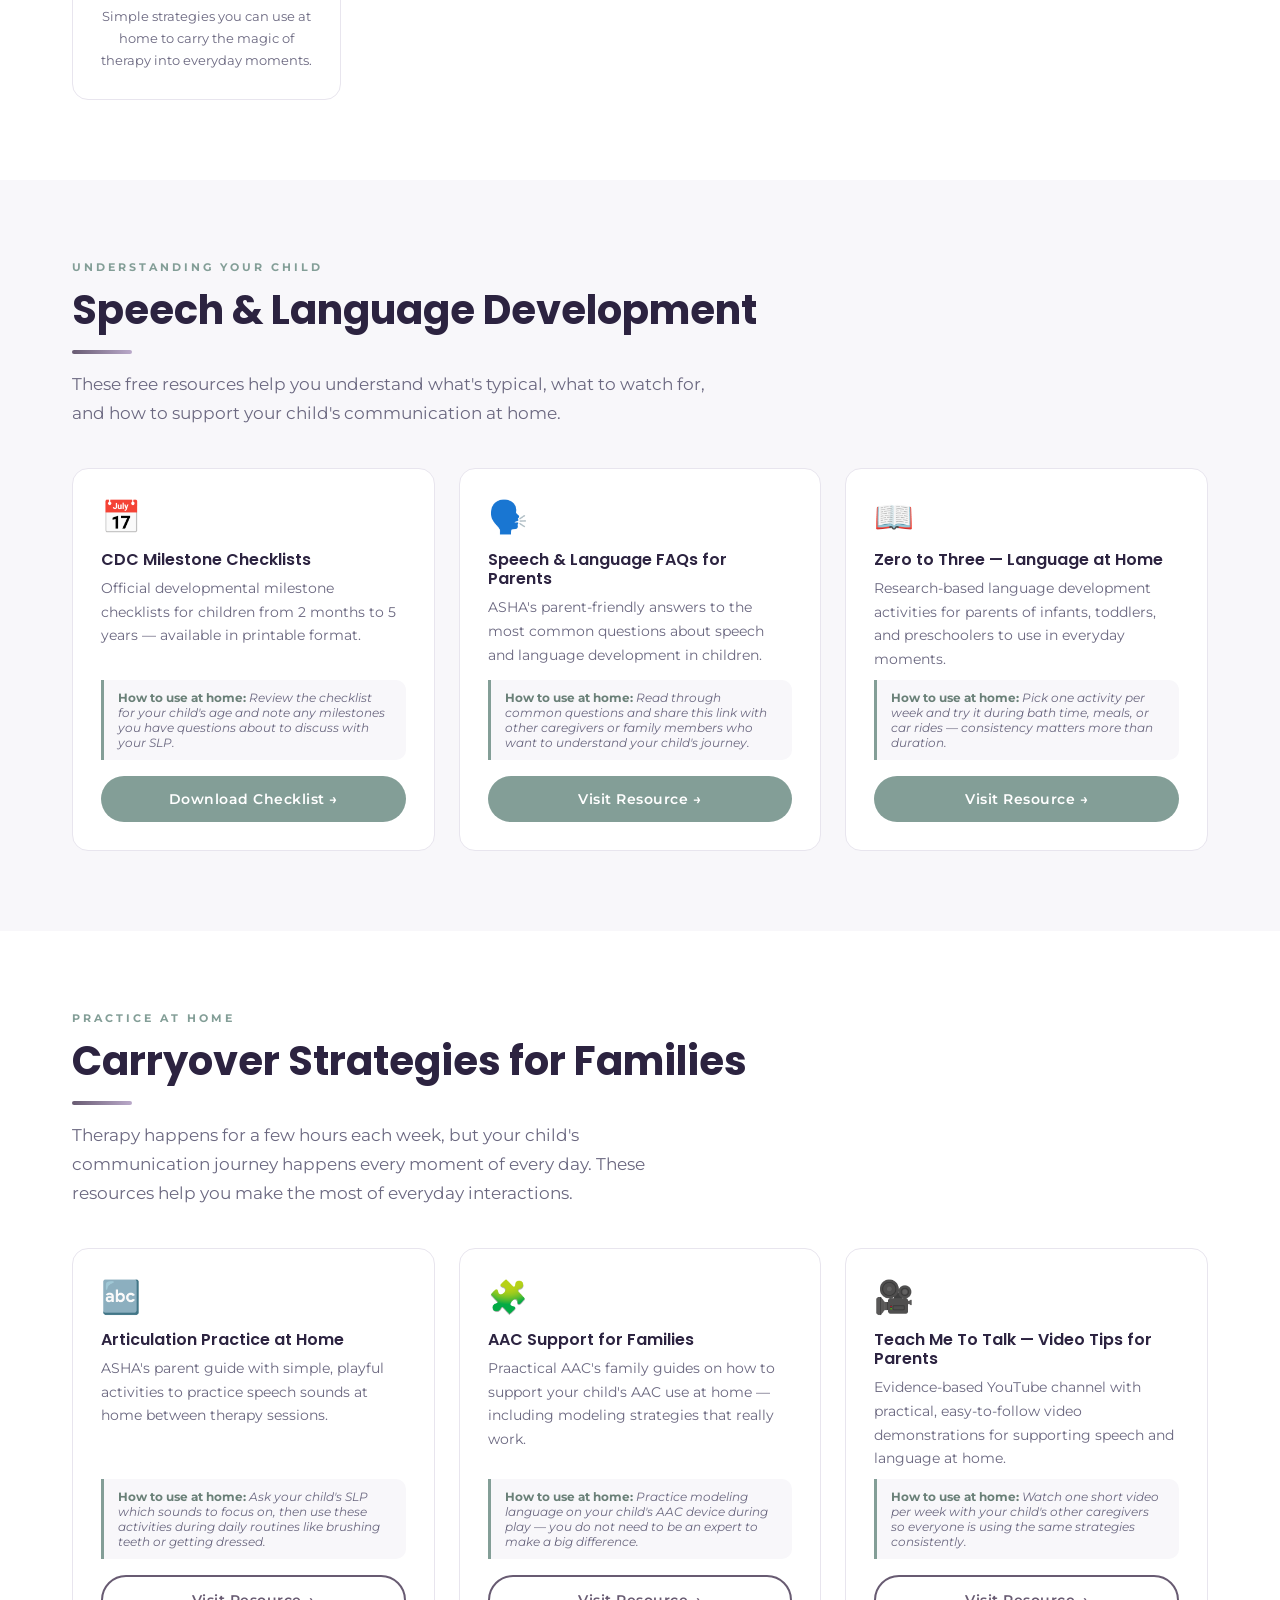
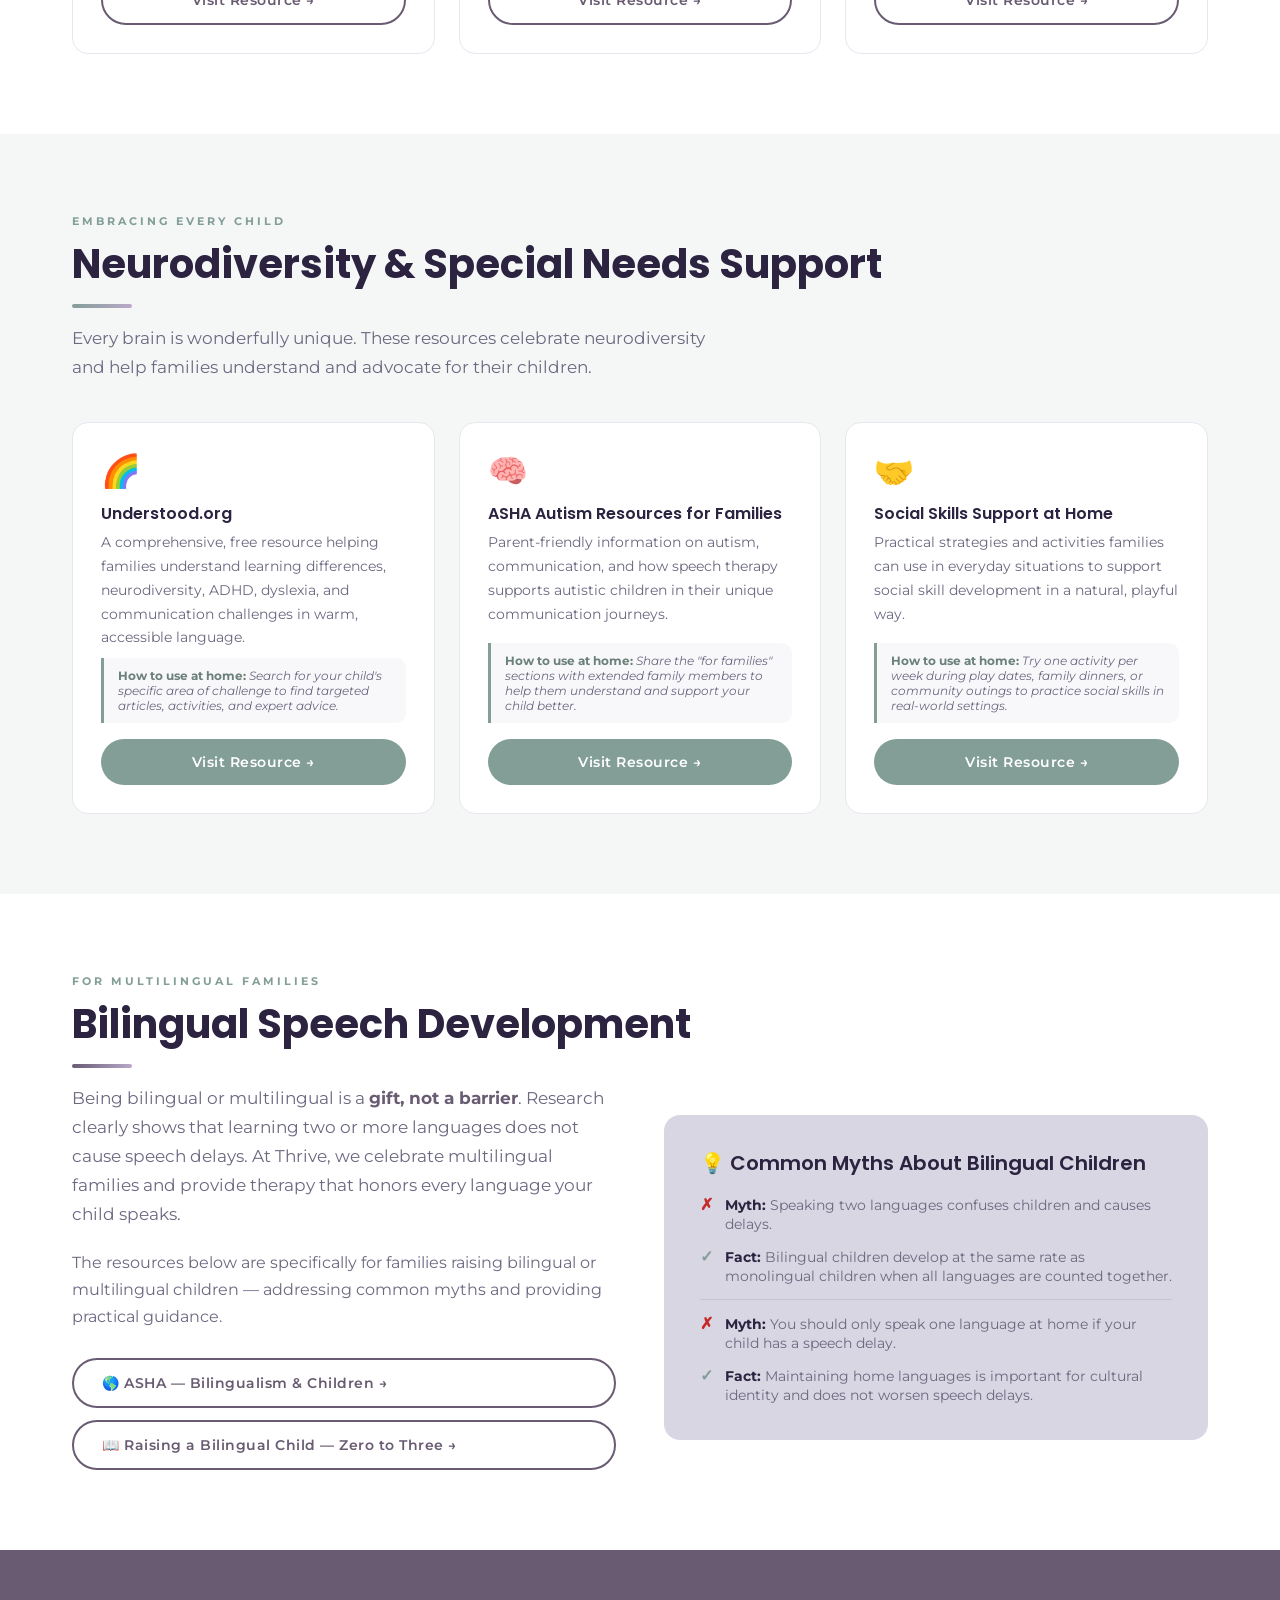
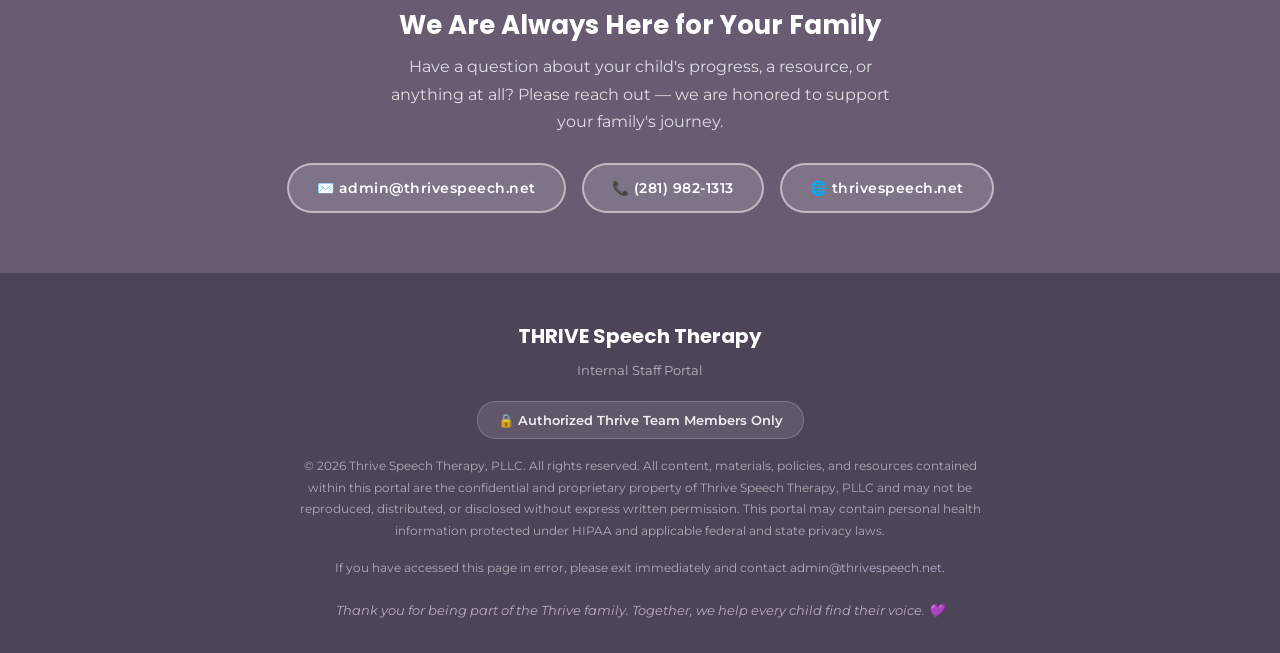
<file: parent-resources.html>
<!DOCTYPE html>
<html lang="en">
<head>
<meta charset="UTF-8">
<meta name="viewport" content="width=device-width, initial-scale=1.0">
<title>Parent Resources — Thrive Speech Therapy Internal Portal</title>
<link rel="stylesheet" href="assets/styles.css">
<style>
  .step-card {
    text-align: center;
    padding: 28px 20px;
    background: var(--white);
    border-radius: var(--radius);
    border: 1px solid var(--border);
    transition: all 0.25s;
    position: relative;
  }
  .step-card:hover { transform: translateY(-4px); box-shadow: var(--shadow-hover); }
  .step-num-circle {
    width: 48px; height: 48px;
    border-radius: 50%;
    background: linear-gradient(135deg, var(--mauve), var(--lavender));
    color: #fff;
    font-family: 'Poppins', sans-serif;
    font-size: 18px;
    font-weight: 700;
    display: flex;
    align-items: center;
    justify-content: center;
    margin: 0 auto 16px;
  }
  .step-card h4 { color: var(--dark); margin-bottom: 8px; font-size: 15px; }
  .step-card p { font-size: 13px; margin: 0; }
  .parent-resource-card {
    background: var(--white);
    border: 1px solid var(--border);
    border-radius: var(--radius);
    padding: 28px;
    transition: all 0.25s;
    height: 100%;
    display: flex;
    flex-direction: column;
  }
  .parent-resource-card:hover { transform: translateY(-4px); box-shadow: var(--shadow-hover); border-color: var(--lavender); }
  .parent-resource-card .card-icon { font-size: 32px; margin-bottom: 14px; display: block; }
  .parent-resource-card h4 { color: var(--dark); font-family: 'Poppins', sans-serif; font-size: 16px; margin-bottom: 8px; }
  .parent-resource-card p { font-size: 14px; color: var(--text-muted); flex: 1; margin-bottom: 8px; }
  .home-tip {
    background: var(--off-white);
    border-left: 3px solid var(--sage);
    border-radius: 0 var(--radius-sm) var(--radius-sm) 0;
    padding: 10px 14px;
    font-size: 12px;
    color: var(--text-muted);
    margin-bottom: 16px;
    font-style: italic;
  }
  .home-tip strong { color: var(--sage-dark); font-style: normal; }
  .parent-resource-card .btn { width: 100%; text-align: center; justify-content: center; }
</style>
</head>
<body>

<!-- HERO -->
<section class="hero" style="background:linear-gradient(135deg, var(--sage) 0%, #5a7a72 40%, var(--mauve) 100%);">
  <div class="hero-badge">For Families</div>
  <h1>You're in the Right Place.</h1>
  <p>Everything here is curated with your family in mind — practical tools, clear explanations, and warm support to help you feel confident every step of your child's journey.</p>
</section>

<!-- WELCOME MESSAGE -->
<section class="section-sm bg-off-white" style="padding:60px 0;">
  <div class="container">
    <div style="background:var(--white);border-radius:var(--radius);padding:40px;border:1px solid var(--border);max-width:800px;margin:0 auto;text-align:center;">
      <span style="font-size:40px;display:block;margin-bottom:16px;">💜</span>
      <span class="section-label" style="text-align:center;display:block;">Welcome, Families</span>
      <h2 style="color:var(--dark);margin-bottom:16px;">We're So Glad Your Child Is Here</h2>
      <p style="font-size:17px;max-width:600px;margin:0 auto;">Choosing a speech therapy clinic for your child is one of the most loving decisions a family can make. At Thrive, we believe every child deserves to be heard, understood, and celebrated. This page is your go-to hub of hand-picked resources — each one chosen to empower you as your child's greatest advocate and cheerleader.</p>
    </div>
  </div>
</section>

<!-- WHAT TO EXPECT -->
<section class="section bg-white">
  <div class="container">
    <span class="section-label">Your Child's Journey</span>
    <h2 class="section-title">What to Expect at Thrive</h2>
    <div class="divider"></div>
    <p class="section-subtitle" style="margin-bottom:48px;">Every child's path is beautifully unique. Here's a gentle overview of how we walk alongside your family.</p>
    <div class="grid-4" style="gap:20px;">
      <div class="step-card">
        <div class="step-num-circle">1</div>
        <h4>Intake & Welcome</h4>
        <p>We learn about your child, your family, and your goals in a warm, no-pressure conversation.</p>
      </div>
      <div class="step-card">
        <div class="step-num-circle">2</div>
        <h4>Evaluation</h4>
        <p>A thorough, child-friendly assessment to understand your child's strengths and support needs.</p>
      </div>
      <div class="step-card">
        <div class="step-num-circle">3</div>
        <h4>Personalized Plan</h4>
        <p>We create an individualized therapy plan designed around your child — not a template.</p>
      </div>
      <div class="step-card">
        <div class="step-num-circle">4</div>
        <h4>Therapy & Progress</h4>
        <p>Engaging, evidence-based sessions with regular updates so you always know how things are going.</p>
      </div>
      <div class="step-card">
        <div class="step-num-circle">5</div>
        <h4>Home Practice</h4>
        <p>Simple strategies you can use at home to carry the magic of therapy into everyday moments.</p>
      </div>
    </div>
  </div>
</section>

<!-- SPEECH DEVELOPMENT -->
<section class="section bg-off-white">
  <div class="container">
    <span class="section-label">Understanding Your Child</span>
    <h2 class="section-title">Speech &amp; Language Development</h2>
    <div class="divider"></div>
    <p class="section-subtitle" style="margin-bottom:40px;">These free resources help you understand what's typical, what to watch for, and how to support your child's communication at home.</p>
    <div class="grid-3">
      <div class="parent-resource-card">
        <span class="card-icon">📅</span>
        <h4>CDC Milestone Checklists</h4>
        <p>Official developmental milestone checklists for children from 2 months to 5 years — available in printable format.</p>
        <div class="home-tip"><strong>How to use at home:</strong> Review the checklist for your child's age and note any milestones you have questions about to discuss with your SLP.</div>
        <a href="https://www.cdc.gov/act-early/resources/milestone-checklists.html" target="_blank" rel="noopener" class="btn btn-sage">Download Checklist →</a>
      </div>
      <div class="parent-resource-card">
        <span class="card-icon">🗣️</span>
        <h4>Speech & Language FAQs for Parents</h4>
        <p>ASHA's parent-friendly answers to the most common questions about speech and language development in children.</p>
        <div class="home-tip"><strong>How to use at home:</strong> Read through common questions and share this link with other caregivers or family members who want to understand your child's journey.</div>
        <a href="https://helpingyoucommunicate.org/article/tips-for-your-childs-speech-and-language-development" target="_blank" rel="noopener" class="btn btn-sage">Visit Resource →</a>
      </div>
      <div class="parent-resource-card">
        <span class="card-icon">📖</span>
        <h4>Zero to Three — Language at Home</h4>
        <p>Research-based language development activities for parents of infants, toddlers, and preschoolers to use in everyday moments.</p>
        <div class="home-tip"><strong>How to use at home:</strong> Pick one activity per week and try it during bath time, meals, or car rides — consistency matters more than duration.</div>
        <a href="https://www.zerotothree.org/early-development/talking-and-communication/" target="_blank" rel="noopener" class="btn btn-sage">Visit Resource →</a>
      </div>
    </div>
  </div>
</section>

<!-- HOME PRACTICE -->
<section class="section bg-white">
  <div class="container">
    <span class="section-label">Practice at Home</span>
    <h2 class="section-title">Carryover Strategies for Families</h2>
    <div class="divider"></div>
    <p class="section-subtitle" style="margin-bottom:40px;">Therapy happens for a few hours each week, but your child's communication journey happens every moment of every day. These resources help you make the most of everyday interactions.</p>
    <div class="grid-3">
      <div class="parent-resource-card">
        <span class="card-icon">🔤</span>
        <h4>Articulation Practice at Home</h4>
        <p>ASHA's parent guide with simple, playful activities to practice speech sounds at home between therapy sessions.</p>
        <div class="home-tip"><strong>How to use at home:</strong> Ask your child's SLP which sounds to focus on, then use these activities during daily routines like brushing teeth or getting dressed.</div>
        <a href="https://helpingyoucommunicate.org/article/speech-sound-disorders" target="_blank" rel="noopener" class="btn btn-outline">Visit Resource →</a>
      </div>
      <div class="parent-resource-card">
        <span class="card-icon">🧩</span>
        <h4>AAC Support for Families</h4>
        <p>Praactical AAC's family guides on how to support your child's AAC use at home — including modeling strategies that really work.</p>
        <div class="home-tip"><strong>How to use at home:</strong> Practice modeling language on your child's AAC device during play — you do not need to be an expert to make a big difference.</div>
        <a href="https://praacticalaac.org/getting-started-with-stepping-into-aac/" target="_blank" rel="noopener" class="btn btn-outline">Visit Resource →</a>
      </div>
      <div class="parent-resource-card">
        <span class="card-icon">🎥</span>
        <h4>Teach Me To Talk — Video Tips for Parents</h4>
        <p>Evidence-based YouTube channel with practical, easy-to-follow video demonstrations for supporting speech and language at home.</p>
        <div class="home-tip"><strong>How to use at home:</strong> Watch one short video per week with your child's other caregivers so everyone is using the same strategies consistently.</div>
        <a href="https://www.youtube.com/@teachmetotalk" target="_blank" rel="noopener" class="btn btn-outline">Visit Resource →</a>
      </div>
    </div>
  </div>
</section>

<!-- NEURODIVERSITY & SPECIAL NEEDS -->
<section class="section bg-sage-soft">
  <div class="container">
    <span class="section-label">Embracing Every Child</span>
    <h2 class="section-title">Neurodiversity &amp; Special Needs Support</h2>
    <div class="divider" style="background:linear-gradient(to right, var(--sage), var(--lavender));"></div>
    <p class="section-subtitle" style="margin-bottom:40px;">Every brain is wonderfully unique. These resources celebrate neurodiversity and help families understand and advocate for their children.</p>
    <div class="grid-3">
      <div class="parent-resource-card">
        <span class="card-icon">🌈</span>
        <h4>Understood.org</h4>
        <p>A comprehensive, free resource helping families understand learning differences, neurodiversity, ADHD, dyslexia, and communication challenges in warm, accessible language.</p>
        <div class="home-tip"><strong>How to use at home:</strong> Search for your child's specific area of challenge to find targeted articles, activities, and expert advice.</div>
        <a href="https://www.understood.org/" target="_blank" rel="noopener" class="btn btn-sage">Visit Resource →</a>
      </div>
      <div class="parent-resource-card">
        <span class="card-icon">🧠</span>
        <h4>ASHA Autism Resources for Families</h4>
        <p>Parent-friendly information on autism, communication, and how speech therapy supports autistic children in their unique communication journeys.</p>
        <div class="home-tip"><strong>How to use at home:</strong> Share the "for families" sections with extended family members to help them understand and support your child better.</div>
        <a href="https://www.asha.org/public/early-intervention-for-children-with-autism/" target="_blank" rel="noopener" class="btn btn-sage">Visit Resource →</a>
      </div>
      <div class="parent-resource-card">
        <span class="card-icon">🤝</span>
        <h4>Social Skills Support at Home</h4>
        <p>Practical strategies and activities families can use in everyday situations to support social skill development in a natural, playful way.</p>
        <div class="home-tip"><strong>How to use at home:</strong> Try one activity per week during play dates, family dinners, or community outings to practice social skills in real-world settings.</div>
        <a href="https://www.understood.org/en/articles/8-ways-to-help-your-grade-schooler-learn-social-cues" target="_blank" rel="noopener" class="btn btn-sage">Visit Resource →</a>
      </div>
    </div>
  </div>
</section>

<!-- BILINGUAL FAMILIES -->
<section class="section bg-white">
  <div class="container">
    <span class="section-label">For Multilingual Families</span>
    <h2 class="section-title">Bilingual Speech Development</h2>
    <div class="divider"></div>
    <div class="grid-2" style="gap:48px;align-items:center;">
      <div>
        <p style="font-size:17px;margin-bottom:20px;">Being bilingual or multilingual is a <strong style="color:var(--mauve);">gift, not a barrier</strong>. Research clearly shows that learning two or more languages does not cause speech delays. At Thrive, we celebrate multilingual families and provide therapy that honors every language your child speaks.</p>
        <p style="margin-bottom:28px;">The resources below are specifically for families raising bilingual or multilingual children — addressing common myths and providing practical guidance.</p>
        <div style="display:flex;flex-direction:column;gap:12px;">
          <a href="https://helpingyoucommunicate.org/article/learning-more-than-one-language" target="_blank" rel="noopener" class="btn btn-outline">🌎 ASHA — Bilingualism & Children →</a>
          <a href="https://www.zerotothree.org/early-development/talking-and-communication/raising-a-bilingual-child/" target="_blank" rel="noopener" class="btn btn-outline">📖 Raising a Bilingual Child — Zero to Three →</a>
        </div>
      </div>
      <div style="background:var(--lilac);border-radius:var(--radius);padding:36px;">
        <h4 style="color:var(--dark);font-family:'Poppins',sans-serif;margin-bottom:20px;">💡 Common Myths About Bilingual Children</h4>
        <div style="display:flex;flex-direction:column;gap:14px;">
          <div style="display:flex;gap:12px;align-items:flex-start;">
            <span style="color:#C62828;font-weight:700;flex-shrink:0;">✗</span>
            <div><strong style="font-size:14px;color:var(--dark);">Myth:</strong> <span style="font-size:14px;color:var(--text-muted);">Speaking two languages confuses children and causes delays.</span></div>
          </div>
          <div style="display:flex;gap:12px;align-items:flex-start;">
            <span style="color:var(--sage);font-weight:700;flex-shrink:0;">✓</span>
            <div><strong style="font-size:14px;color:var(--dark);">Fact:</strong> <span style="font-size:14px;color:var(--text-muted);">Bilingual children develop at the same rate as monolingual children when all languages are counted together.</span></div>
          </div>
          <div style="height:1px;background:rgba(104,91,114,0.15);"></div>
          <div style="display:flex;gap:12px;align-items:flex-start;">
            <span style="color:#C62828;font-weight:700;flex-shrink:0;">✗</span>
            <div><strong style="font-size:14px;color:var(--dark);">Myth:</strong> <span style="font-size:14px;color:var(--text-muted);">You should only speak one language at home if your child has a speech delay.</span></div>
          </div>
          <div style="display:flex;gap:12px;align-items:flex-start;">
            <span style="color:var(--sage);font-weight:700;flex-shrink:0;">✓</span>
            <div><strong style="font-size:14px;color:var(--dark);">Fact:</strong> <span style="font-size:14px;color:var(--text-muted);">Maintaining home languages is important for cultural identity and does not worsen speech delays.</span></div>
          </div>
        </div>
      </div>
    </div>
  </div>
</section>

<!-- CONTACT & SUPPORT -->
<section class="section-sm bg-mauve" style="padding:60px 0;text-align:center;">
  <div class="container">
    <h3 style="color:#fff;font-family:'Poppins',sans-serif;margin-bottom:12px;">We Are Always Here for Your Family</h3>
    <p style="color:rgba(255,255,255,0.8);margin-bottom:28px;max-width:500px;margin-left:auto;margin-right:auto;">Have a question about your child's progress, a resource, or anything at all? Please reach out — we are honored to support your family's journey.</p>
    <div style="display:flex;gap:16px;justify-content:center;flex-wrap:wrap;">
      <a href="mailto:admin@thrivespeech.net" class="btn btn-secondary">✉️ admin@thrivespeech.net</a>
      <a href="tel:+12819821313" class="btn btn-secondary">📞 (281) 982-1313</a>
      <a href="https://thrivespeech.net" target="_blank" rel="noopener" class="btn btn-secondary">🌐 thrivespeech.net</a>
    </div>
  </div>
</section>

<!-- FOOTER -->
<footer class="site-footer">
  <div class="footer-logo">THRIVE Speech Therapy</div>
  <p style="color:rgba(255,255,255,0.6);font-size:13px;">Internal Staff Portal</p>
  <div class="footer-restricted">🔒 Authorized Thrive Team Members Only</div>
  <p class="footer-legal">© 2026 Thrive Speech Therapy, PLLC. All rights reserved. All content, materials, policies, and resources contained within this portal are the confidential and proprietary property of Thrive Speech Therapy, PLLC and may not be reproduced, distributed, or disclosed without express written permission. This portal may contain personal health information protected under HIPAA and applicable federal and state privacy laws.</p>
  <p class="footer-legal">If you have accessed this page in error, please exit immediately and contact <a href="mailto:admin@thrivespeech.net" style="color:var(--lavender);">admin@thrivespeech.net</a>.</p>
  <p class="footer-heart">Thank you for being part of the Thrive family. Together, we help every child find their voice. 💜</p>
</footer>

</body>
</html>
</file>
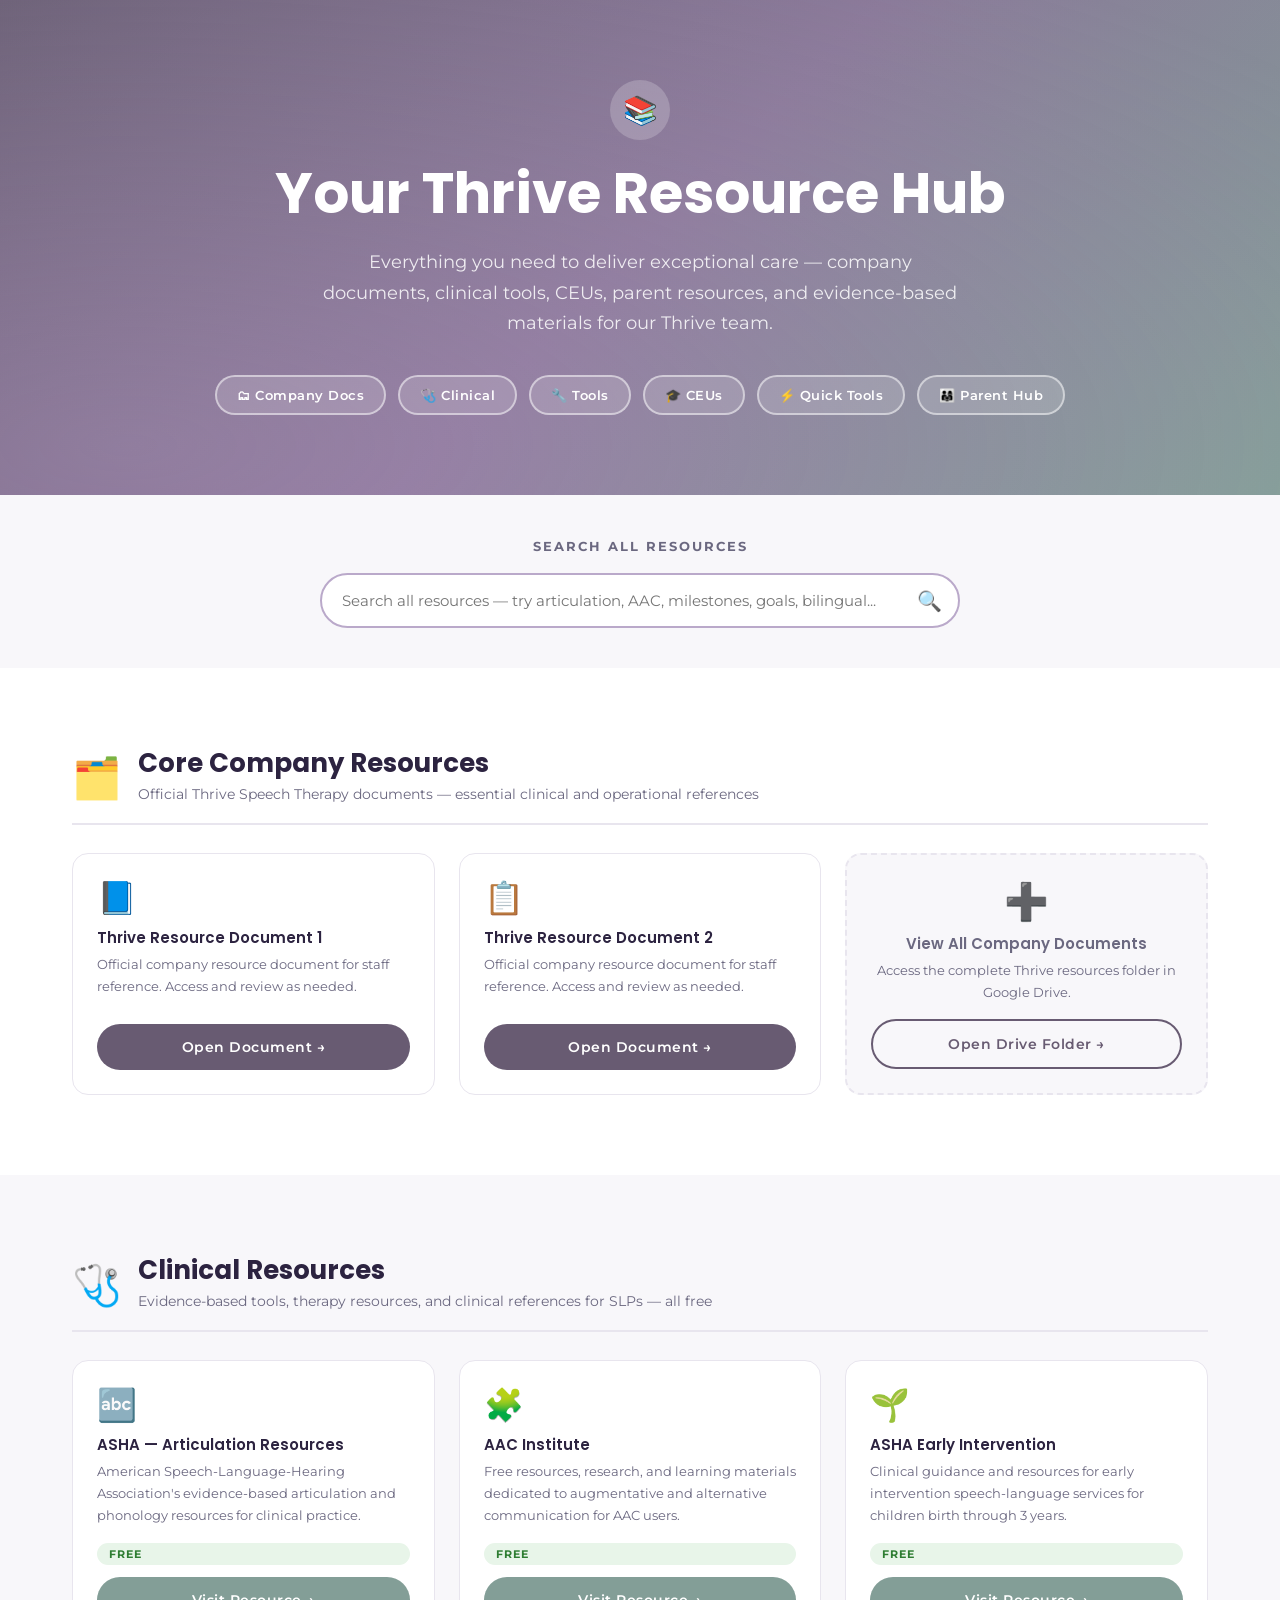
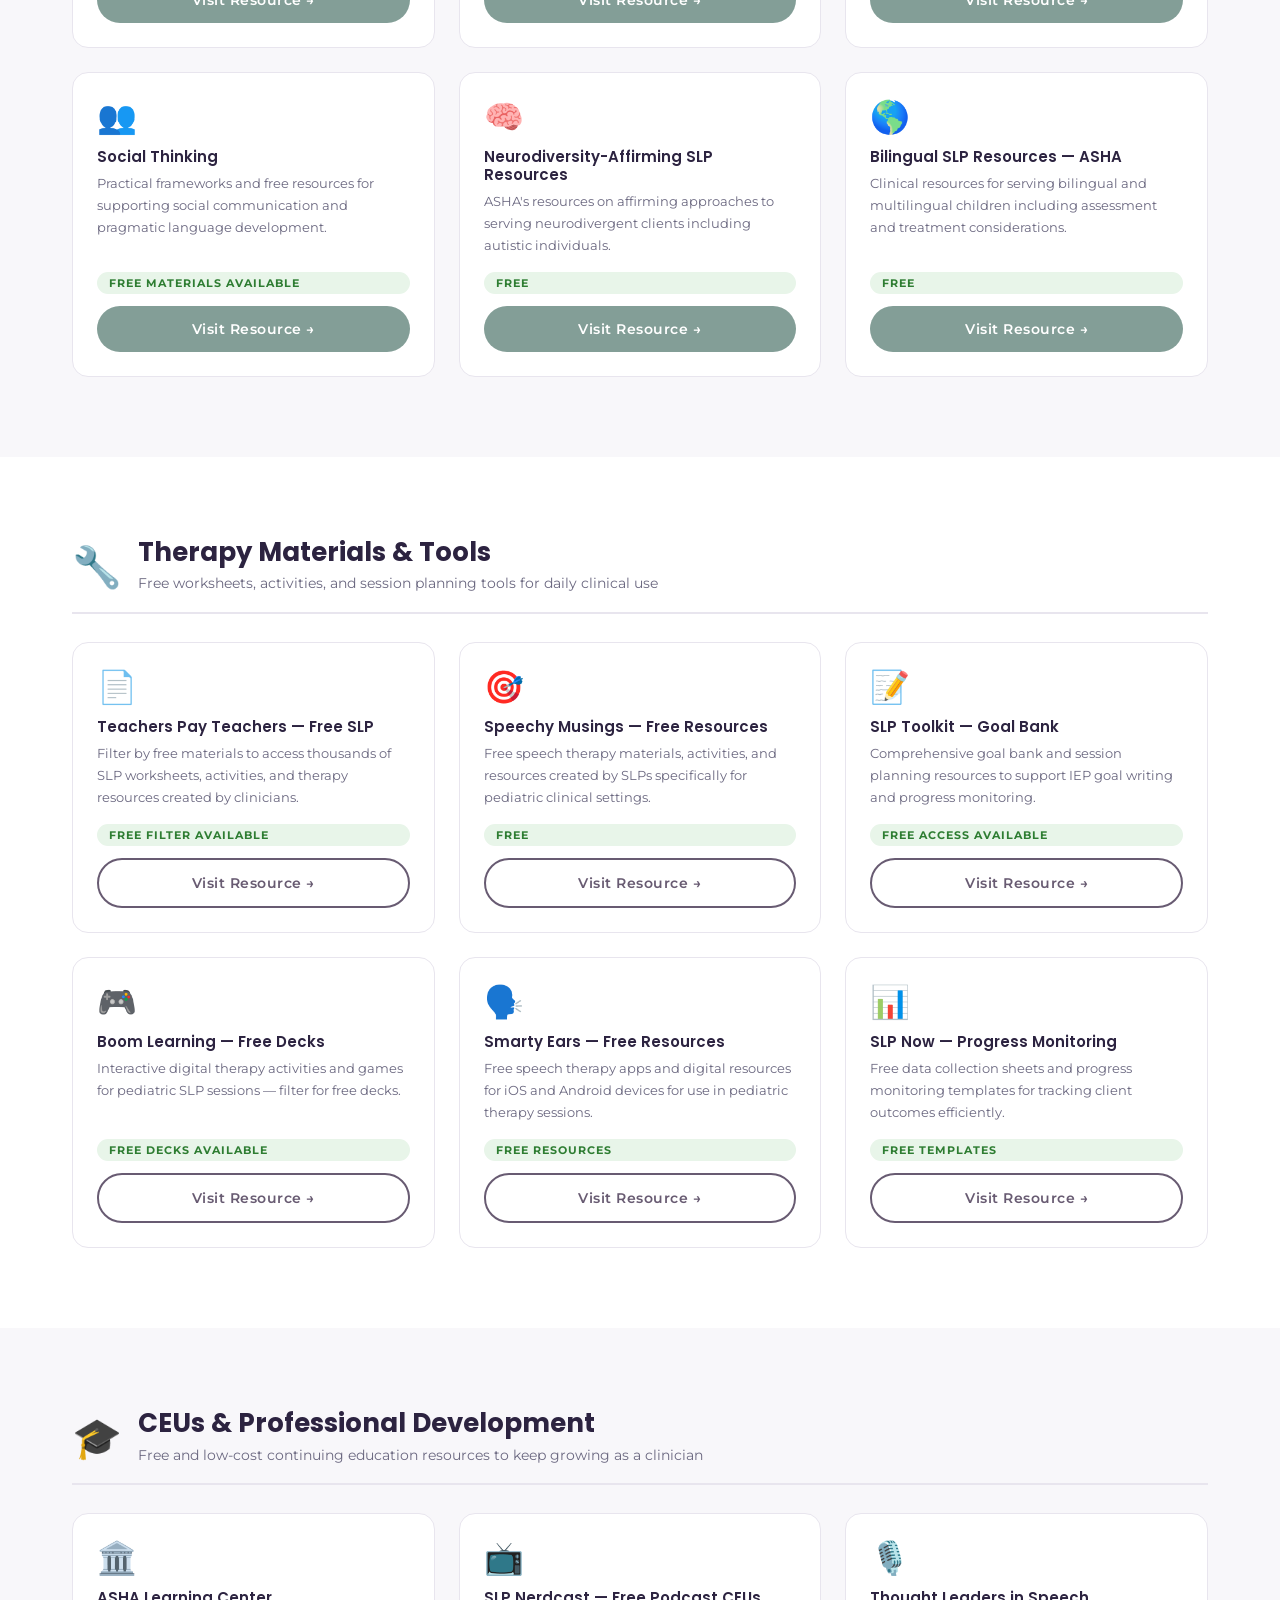
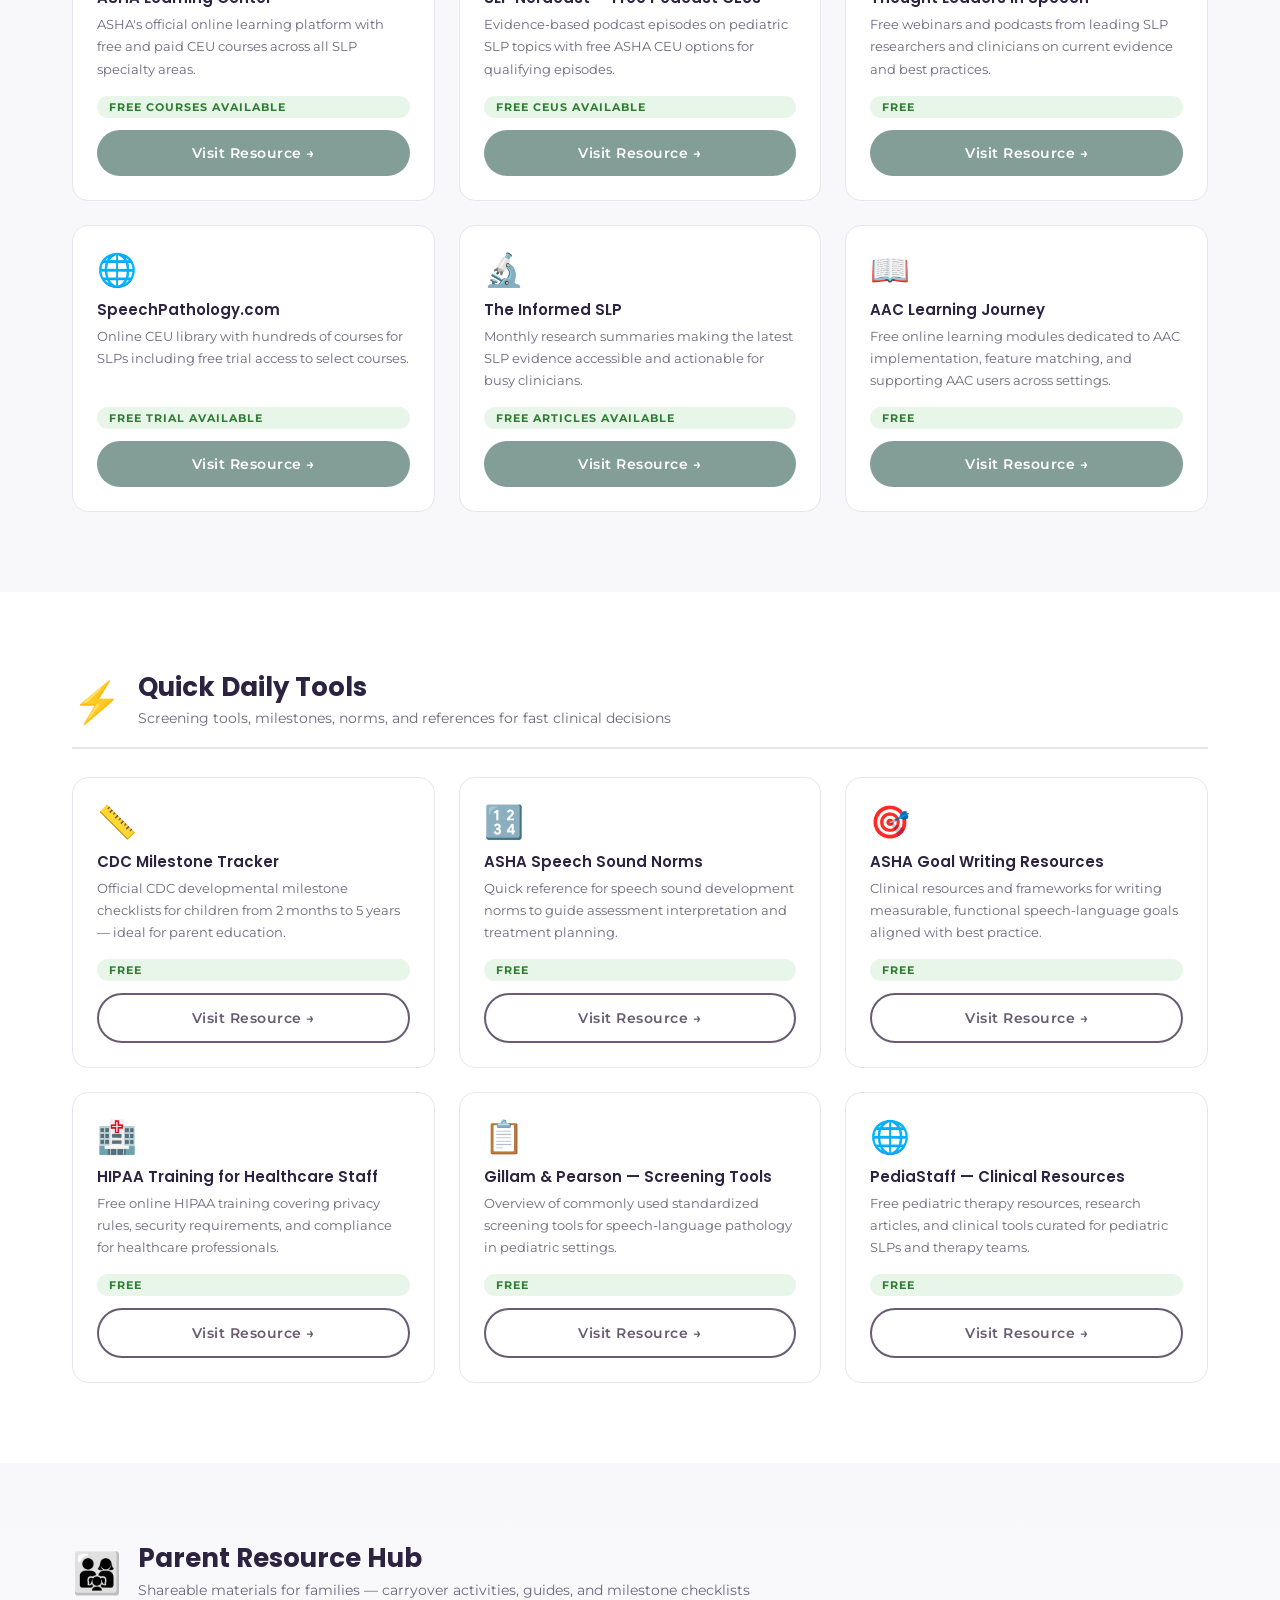
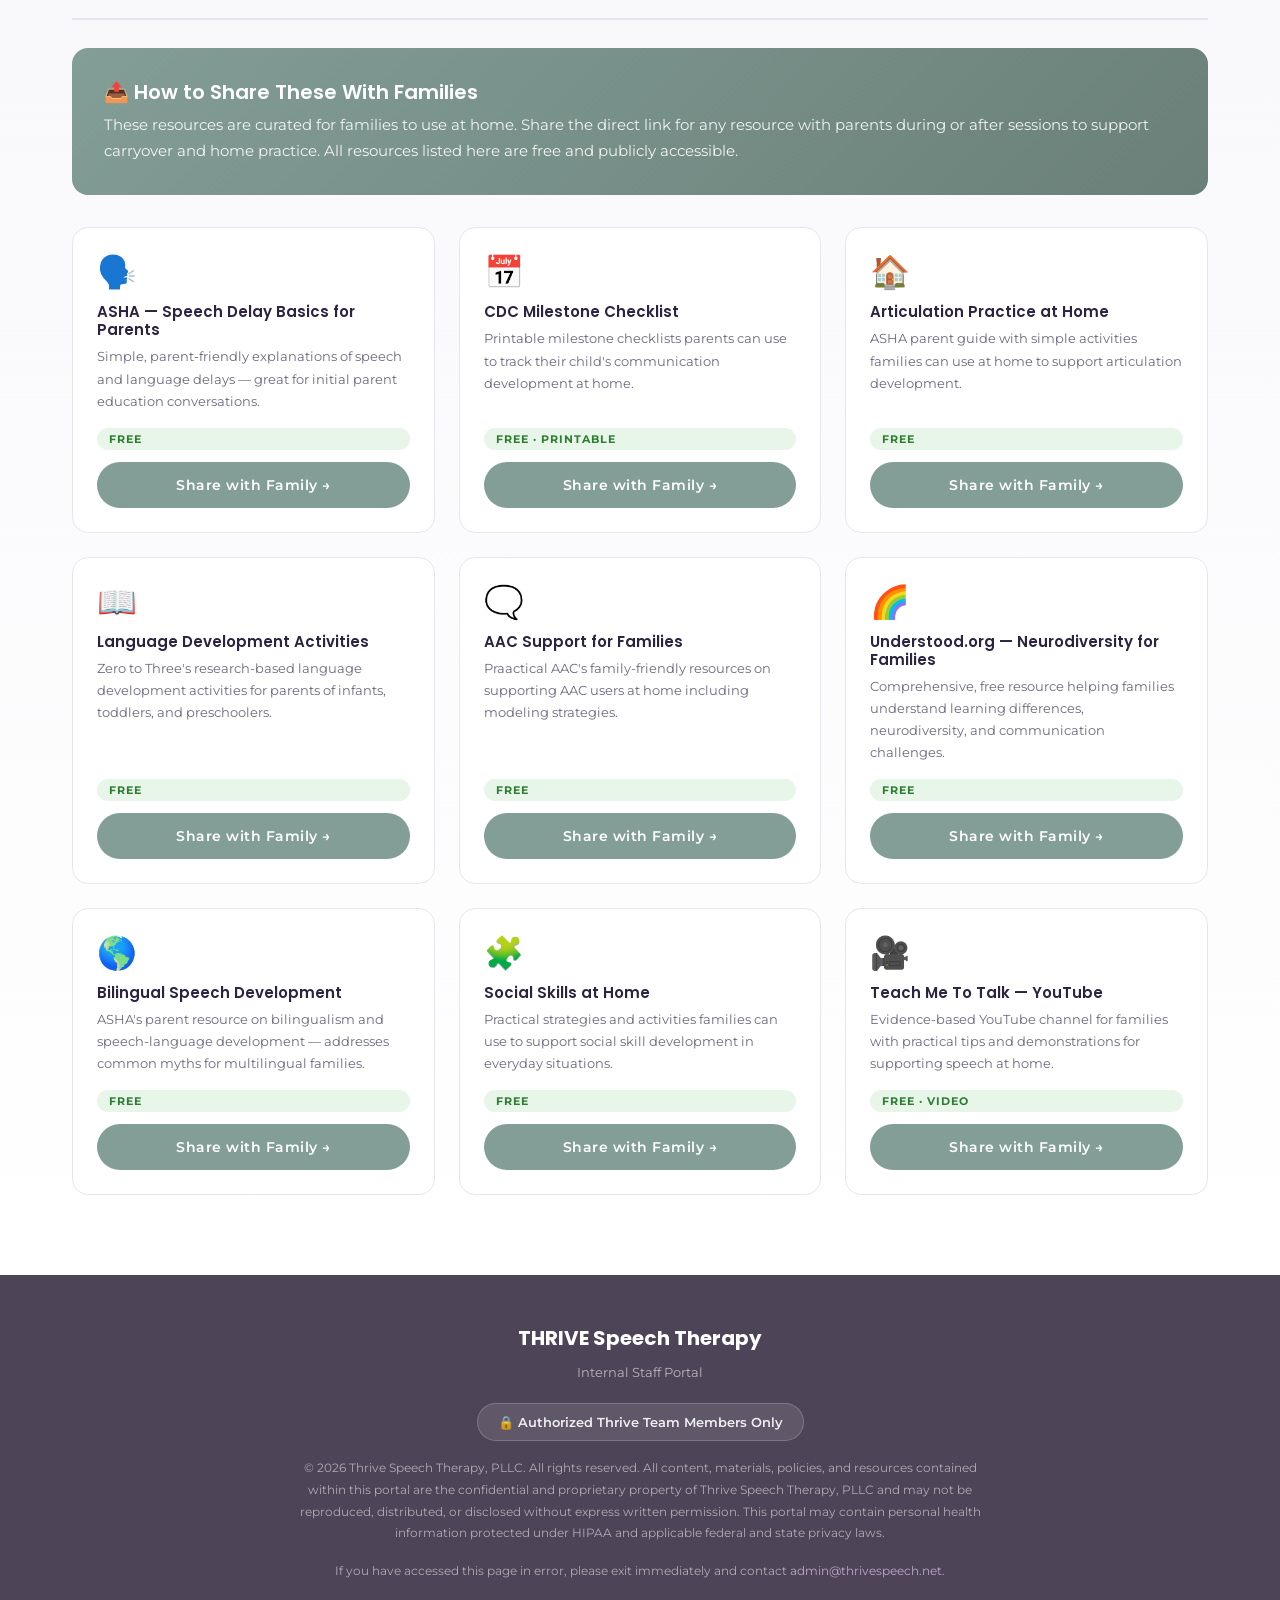
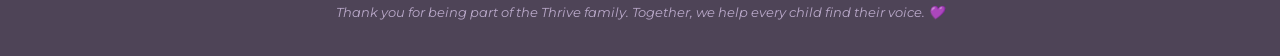
<file: resources.html>
<!DOCTYPE html>
<html lang="en">
<head>
<meta charset="UTF-8">
<meta name="viewport" content="width=device-width, initial-scale=1.0">
<title>Resources — Thrive Speech Therapy Internal Portal</title>
<link rel="stylesheet" href="assets/styles.css">
<style>
  .resource-card {
    background: var(--white);
    border: 1px solid var(--border);
    border-radius: var(--radius);
    padding: 24px;
    transition: all 0.25s;
    display: flex;
    flex-direction: column;
    height: 100%;
  }
  .resource-card:hover { transform: translateY(-4px); box-shadow: var(--shadow-hover); border-color: var(--lavender); }
  .resource-card-icon { font-size: 32px; margin-bottom: 12px; }
  .resource-card h4 { color: var(--dark); font-family: 'Poppins', sans-serif; font-size: 15px; margin-bottom: 6px; }
  .resource-card p { font-size: 13px; color: var(--text-muted); flex: 1; margin-bottom: 16px; }
  .resource-card .btn { width: 100%; text-align: center; justify-content: center; }
  .category-header {
    display: flex;
    align-items: center;
    gap: 16px;
    margin-bottom: 28px;
    padding-bottom: 16px;
    border-bottom: 2px solid var(--border);
  }
  .category-icon-lg { font-size: 40px; }
  .category-header h3 { color: var(--dark); margin: 0; }
  .category-header p { color: var(--text-muted); font-size: 14px; margin: 4px 0 0; }
</style>
</head>
<body>

<!-- HERO -->
<section class="hero">
  <div style="width:60px;height:60px;border-radius:50%;background:rgba(255,255,255,0.2);display:flex;align-items:center;justify-content:center;margin:0 auto 20px;font-size:28px;position:relative;z-index:1;">📚</div>
  <h1>Your Thrive Resource Hub</h1>
  <p>Everything you need to deliver exceptional care — company documents, clinical tools, CEUs, parent resources, and evidence-based materials for our Thrive team.</p>
  <div style="display:flex;gap:12px;justify-content:center;flex-wrap:wrap;position:relative;z-index:1;">
    <a href="#company-docs" class="btn btn-secondary btn-sm">🗂 Company Docs</a>
    <a href="#clinical" class="btn btn-secondary btn-sm">🩺 Clinical</a>
    <a href="#tools" class="btn btn-secondary btn-sm">🔧 Tools</a>
    <a href="#ceus" class="btn btn-secondary btn-sm">🎓 CEUs</a>
    <a href="#quick-tools" class="btn btn-secondary btn-sm">⚡ Quick Tools</a>
    <a href="#parent-hub" class="btn btn-secondary btn-sm">👨‍👩‍👧 Parent Hub</a>
  </div>
</section>

<!-- SEARCH -->
<section class="section-sm bg-off-white" style="padding:40px 0;">
  <div class="container">
    <p style="text-align:center;font-size:13px;font-weight:700;letter-spacing:2px;text-transform:uppercase;color:var(--text-muted);margin-bottom:16px;">Search All Resources</p>
    <div class="search-wrap">
      <input type="text" class="search-input" id="resourceSearch" placeholder="Search all resources — try articulation, AAC, milestones, goals, bilingual..." oninput="runSearch(this.value)">
      <span class="search-icon">🔍</span>
      <div class="search-results" id="searchResults"></div>
    </div>
  </div>
</section>

<!-- COMPANY CORE DOCUMENTS -->
<section class="section bg-white" id="company-docs">
  <div class="container">
    <div class="category-header">
      <span class="category-icon-lg">🗂️</span>
      <div>
        <h3>Core Company Resources</h3>
        <p>Official Thrive Speech Therapy documents — essential clinical and operational references</p>
      </div>
    </div>
    <div class="grid-3">
      <div class="resource-card">
        <div class="resource-card-icon">📘</div>
        <h4>Thrive Resource Document 1</h4>
        <p>Official company resource document for staff reference. Access and review as needed.</p>
        <a href="https://drive.google.com/file/d/1dm-srTET-Qu-9OApgdiaJMKbRNIuXHkb/view?usp=sharing" target="_blank" rel="noopener" class="btn btn-primary">Open Document →</a>
      </div>
      <div class="resource-card">
        <div class="resource-card-icon">📋</div>
        <h4>Thrive Resource Document 2</h4>
        <p>Official company resource document for staff reference. Access and review as needed.</p>
        <a href="https://drive.google.com/file/d/1QgbIUFePC6RpRakIQ-gQNMnRrk9TnFEU/view?usp=sharing" target="_blank" rel="noopener" class="btn btn-primary">Open Document →</a>
      </div>
      <div class="resource-card" style="border:2px dashed var(--border);background:var(--off-white);justify-content:center;align-items:center;text-align:center;">
        <div style="font-size:36px;margin-bottom:12px;">➕</div>
        <h4 style="color:var(--text-muted);">View All Company Documents</h4>
        <p>Access the complete Thrive resources folder in Google Drive.</p>
        <a href="https://drive.google.com/drive/folders/1GeAD5p06gsxH83w0ncOl055G136pxZEt?dmr=1&ec=wgc-drive-globalnav-goto" target="_blank" rel="noopener" class="btn btn-outline">Open Drive Folder →</a>
      </div>
    </div>
  </div>
</section>

<!-- CLINICAL RESOURCES -->
<section class="section bg-off-white" id="clinical">
  <div class="container">
    <div class="category-header">
      <span class="category-icon-lg">🩺</span>
      <div>
        <h3>Clinical Resources</h3>
        <p>Evidence-based tools, therapy resources, and clinical references for SLPs — all free</p>
      </div>
    </div>
    <div class="grid-3">
      <div class="resource-card">
        <div class="resource-card-icon">🔤</div>
        <h4>ASHA — Articulation Resources</h4>
        <p>American Speech-Language-Hearing Association's evidence-based articulation and phonology resources for clinical practice.</p>
        <span class="badge badge-free" style="margin-bottom:12px;">Free</span>
        <a href="https://www.asha.org/practice-portal/clinical-topics/articulation-and-phonology/" target="_blank" rel="noopener" class="btn btn-sage">Visit Resource →</a>
      </div>
      <div class="resource-card">
        <div class="resource-card-icon">🧩</div>
        <h4>AAC Institute</h4>
        <p>Free resources, research, and learning materials dedicated to augmentative and alternative communication for AAC users.</p>
        <span class="badge badge-free" style="margin-bottom:12px;">Free</span>
        <a href="https://www.aacinstitute.org/" target="_blank" rel="noopener" class="btn btn-sage">Visit Resource →</a>
      </div>
      <div class="resource-card">
        <div class="resource-card-icon">🌱</div>
        <h4>ASHA Early Intervention</h4>
        <p>Clinical guidance and resources for early intervention speech-language services for children birth through 3 years.</p>
        <span class="badge badge-free" style="margin-bottom:12px;">Free</span>
        <a href="https://www.asha.org/practice-portal/professional-issues/early-intervention/" target="_blank" rel="noopener" class="btn btn-sage">Visit Resource →</a>
      </div>
      <div class="resource-card">
        <div class="resource-card-icon">👥</div>
        <h4>Social Thinking</h4>
        <p>Practical frameworks and free resources for supporting social communication and pragmatic language development.</p>
        <span class="badge badge-free" style="margin-bottom:12px;">Free Materials Available</span>
        <a href="https://www.socialthinking.com/articles" target="_blank" rel="noopener" class="btn btn-sage">Visit Resource →</a>
      </div>
      <div class="resource-card">
        <div class="resource-card-icon">🧠</div>
        <h4>Neurodiversity-Affirming SLP Resources</h4>
        <p>ASHA's resources on affirming approaches to serving neurodivergent clients including autistic individuals.</p>
        <span class="badge badge-free" style="margin-bottom:12px;">Free</span>
        <a href="https://www.asha.org/practice-portal/clinical-topics/autism/" target="_blank" rel="noopener" class="btn btn-sage">Visit Resource →</a>
      </div>
      <div class="resource-card">
        <div class="resource-card-icon">🌎</div>
        <h4>Bilingual SLP Resources — ASHA</h4>
        <p>Clinical resources for serving bilingual and multilingual children including assessment and treatment considerations.</p>
        <span class="badge badge-free" style="margin-bottom:12px;">Free</span>
        <a href="https://www.asha.org/practice-portal/professional-issues/multilingual-service-delivery/" target="_blank" rel="noopener" class="btn btn-sage">Visit Resource →</a>
      </div>
    </div>
  </div>
</section>

<!-- THERAPY TOOLS -->
<section class="section bg-white" id="tools">
  <div class="container">
    <div class="category-header">
      <span class="category-icon-lg">🔧</span>
      <div>
        <h3>Therapy Materials &amp; Tools</h3>
        <p>Free worksheets, activities, and session planning tools for daily clinical use</p>
      </div>
    </div>
    <div class="grid-3">
      <div class="resource-card">
        <div class="resource-card-icon">📄</div>
        <h4>Teachers Pay Teachers — Free SLP</h4>
        <p>Filter by free materials to access thousands of SLP worksheets, activities, and therapy resources created by clinicians.</p>
        <span class="badge badge-free" style="margin-bottom:12px;">Free Filter Available</span>
        <a href="https://www.teacherspayteachers.com/Browse/Search:speech%20language%20pathology/Price-Range/Free" target="_blank" rel="noopener" class="btn btn-outline">Visit Resource →</a>
      </div>
      <div class="resource-card">
        <div class="resource-card-icon">🎯</div>
        <h4>Speechy Musings — Free Resources</h4>
        <p>Free speech therapy materials, activities, and resources created by SLPs specifically for pediatric clinical settings.</p>
        <span class="badge badge-free" style="margin-bottom:12px;">Free</span>
        <a href="https://www.teacherspayteachers.com/store/speechy-musings/free" target="_blank" rel="noopener" class="btn btn-outline">Visit Resource →</a>
      </div>
      <div class="resource-card">
        <div class="resource-card-icon">📝</div>
        <h4>SLP Toolkit — Goal Bank</h4>
        <p>Comprehensive goal bank and session planning resources to support IEP goal writing and progress monitoring.</p>
        <span class="badge badge-free" style="margin-bottom:12px;">Free Access Available</span>
        <a href="https://www.slptoolkit.com/" target="_blank" rel="noopener" class="btn btn-outline">Visit Resource →</a>
      </div>
      <div class="resource-card">
        <div class="resource-card-icon">🎮</div>
        <h4>Boom Learning — Free Decks</h4>
        <p>Interactive digital therapy activities and games for pediatric SLP sessions — filter for free decks.</p>
        <span class="badge badge-free" style="margin-bottom:12px;">Free Decks Available</span>
        <a href="https://wow.boomlearning.com/search?q=speech+therapy&a=free" target="_blank" rel="noopener" class="btn btn-outline">Visit Resource →</a>
      </div>
      <div class="resource-card">
        <div class="resource-card-icon">🗣️</div>
        <h4>Smarty Ears — Free Resources</h4>
        <p>Free speech therapy apps and digital resources for iOS and Android devices for use in pediatric therapy sessions.</p>
        <span class="badge badge-free" style="margin-bottom:12px;">Free Resources</span>
        <a href="https://www.smartyearsapps.com/" target="_blank" rel="noopener" class="btn btn-outline">Visit Resource →</a>
      </div>
      <div class="resource-card">
        <div class="resource-card-icon">📊</div>
        <h4>SLP Now — Progress Monitoring</h4>
        <p>Free data collection sheets and progress monitoring templates for tracking client outcomes efficiently.</p>
        <span class="badge badge-free" style="margin-bottom:12px;">Free Templates</span>
        <a href="https://slpnow.com/free-resources/" target="_blank" rel="noopener" class="btn btn-outline">Visit Resource →</a>
      </div>
    </div>
  </div>
</section>

<!-- CEUs -->
<section class="section bg-off-white" id="ceus">
  <div class="container">
    <div class="category-header">
      <span class="category-icon-lg">🎓</span>
      <div>
        <h3>CEUs &amp; Professional Development</h3>
        <p>Free and low-cost continuing education resources to keep growing as a clinician</p>
      </div>
    </div>
    <div class="grid-3">
      <div class="resource-card">
        <div class="resource-card-icon">🏛️</div>
        <h4>ASHA Learning Center</h4>
        <p>ASHA's official online learning platform with free and paid CEU courses across all SLP specialty areas.</p>
        <span class="badge badge-free" style="margin-bottom:12px;">Free Courses Available</span>
        <a href="https://www.asha.org/professional-development/" target="_blank" rel="noopener" class="btn btn-sage">Visit Resource →</a>
      </div>
      <div class="resource-card">
        <div class="resource-card-icon">📺</div>
        <h4>SLP Nerdcast — Free Podcast CEUs</h4>
        <p>Evidence-based podcast episodes on pediatric SLP topics with free ASHA CEU options for qualifying episodes.</p>
        <span class="badge badge-free" style="margin-bottom:12px;">Free CEUs Available</span>
        <a href="https://www.slpnerdcast.com/" target="_blank" rel="noopener" class="btn btn-sage">Visit Resource →</a>
      </div>
      <div class="resource-card">
        <div class="resource-card-icon">🎙️</div>
        <h4>Thought Leaders in Speech</h4>
        <p>Free webinars and podcasts from leading SLP researchers and clinicians on current evidence and best practices.</p>
        <span class="badge badge-free" style="margin-bottom:12px;">Free</span>
        <a href="https://www.asha.org/learningpass/" target="_blank" rel="noopener" class="btn btn-sage">Visit Resource →</a>
      </div>
      <div class="resource-card">
        <div class="resource-card-icon">🌐</div>
        <h4>SpeechPathology.com</h4>
        <p>Online CEU library with hundreds of courses for SLPs including free trial access to select courses.</p>
        <span class="badge badge-free" style="margin-bottom:12px;">Free Trial Available</span>
        <a href="https://www.speechpathology.com/" target="_blank" rel="noopener" class="btn btn-sage">Visit Resource →</a>
      </div>
      <div class="resource-card">
        <div class="resource-card-icon">🔬</div>
        <h4>The Informed SLP</h4>
        <p>Monthly research summaries making the latest SLP evidence accessible and actionable for busy clinicians.</p>
        <span class="badge badge-free" style="margin-bottom:12px;">Free Articles Available</span>
        <a href="https://www.theinformedslp.com/" target="_blank" rel="noopener" class="btn btn-sage">Visit Resource →</a>
      </div>
      <div class="resource-card">
        <div class="resource-card-icon">📖</div>
        <h4>AAC Learning Journey</h4>
        <p>Free online learning modules dedicated to AAC implementation, feature matching, and supporting AAC users across settings.</p>
        <span class="badge badge-free" style="margin-bottom:12px;">Free</span>
        <a href="https://prc-saltillo.com/aac-training/learning-journey" target="_blank" rel="noopener" class="btn btn-sage">Visit Resource →</a>
      </div>
    </div>
  </div>
</section>

<!-- QUICK TOOLS -->
<section class="section bg-white" id="quick-tools">
  <div class="container">
    <div class="category-header">
      <span class="category-icon-lg">⚡</span>
      <div>
        <h3>Quick Daily Tools</h3>
        <p>Screening tools, milestones, norms, and references for fast clinical decisions</p>
      </div>
    </div>
    <div class="grid-3">
      <div class="resource-card">
        <div class="resource-card-icon">📏</div>
        <h4>CDC Milestone Tracker</h4>
        <p>Official CDC developmental milestone checklists for children from 2 months to 5 years — ideal for parent education.</p>
        <span class="badge badge-free" style="margin-bottom:12px;">Free</span>
        <a href="https://www.cdc.gov/act-early/milestones/index.html" target="_blank" rel="noopener" class="btn btn-outline">Visit Resource →</a>
      </div>
      <div class="resource-card">
        <div class="resource-card-icon">🔢</div>
        <h4>ASHA Speech Sound Norms</h4>
        <p>Quick reference for speech sound development norms to guide assessment interpretation and treatment planning.</p>
        <span class="badge badge-free" style="margin-bottom:12px;">Free</span>
        <a href="https://helpingyoucommunicate.org/article/tips-for-your-childs-speech-and-language-development" target="_blank" rel="noopener" class="btn btn-outline">Visit Resource →</a>
      </div>
      <div class="resource-card">
        <div class="resource-card-icon">🎯</div>
        <h4>ASHA Goal Writing Resources</h4>
        <p>Clinical resources and frameworks for writing measurable, functional speech-language goals aligned with best practice.</p>
        <span class="badge badge-free" style="margin-bottom:12px;">Free</span>
        <a href="https://www.asha.org/practice/reimbursement/medicaid/medicaid-toolkit/preparing-for-potential-audits/writing-smart-goals/" target="_blank" rel="noopener" class="btn btn-outline">Visit Resource →</a>
      </div>
      <div class="resource-card">
        <div class="resource-card-icon">🏥</div>
        <h4>HIPAA Training for Healthcare Staff</h4>
        <p>Free online HIPAA training covering privacy rules, security requirements, and compliance for healthcare professionals.</p>
        <span class="badge badge-free" style="margin-bottom:12px;">Free</span>
        <a href="https://www.hhs.gov/hipaa/for-professionals/training/index.html" target="_blank" rel="noopener" class="btn btn-outline">Visit Resource →</a>
      </div>
      <div class="resource-card">
        <div class="resource-card-icon">📋</div>
        <h4>Gillam &amp; Pearson — Screening Tools</h4>
        <p>Overview of commonly used standardized screening tools for speech-language pathology in pediatric settings.</p>
        <span class="badge badge-free" style="margin-bottom:12px;">Free</span>
        <a href="https://www.asha.org/practice-portal/clinical-topics/late-language-emergence/" target="_blank" rel="noopener" class="btn btn-outline">Visit Resource →</a>
      </div>
      <div class="resource-card">
        <div class="resource-card-icon">🌐</div>
        <h4>PediaStaff — Clinical Resources</h4>
        <p>Free pediatric therapy resources, research articles, and clinical tools curated for pediatric SLPs and therapy teams.</p>
        <span class="badge badge-free" style="margin-bottom:12px;">Free</span>
        <a href="https://pediastaff.com/resources/" target="_blank" rel="noopener" class="btn btn-outline">Visit Resource →</a>
      </div>
    </div>
  </div>
</section>

<!-- PARENT HUB -->
<section class="section" style="background:linear-gradient(180deg, var(--off-white) 0%, #fff 100%);" id="parent-hub">
  <div class="container">
    <div class="category-header">
      <span class="category-icon-lg">👨‍👩‍👧</span>
      <div>
        <h3>Parent Resource Hub</h3>
        <p>Shareable materials for families — carryover activities, guides, and milestone checklists</p>
      </div>
    </div>
    <div style="background:linear-gradient(135deg, var(--sage) 0%, var(--sage-dark) 100%);border-radius:var(--radius);padding:32px;margin-bottom:32px;color:#fff;">
      <h4 style="color:#fff;font-family:'Poppins',sans-serif;margin-bottom:8px;">📤 How to Share These With Families</h4>
      <p style="color:rgba(255,255,255,0.9);margin:0;font-size:15px;">These resources are curated for families to use at home. Share the direct link for any resource with parents during or after sessions to support carryover and home practice. All resources listed here are free and publicly accessible.</p>
    </div>
    <div class="grid-3">
      <div class="resource-card">
        <div class="resource-card-icon">🗣️</div>
        <h4>ASHA — Speech Delay Basics for Parents</h4>
        <p>Simple, parent-friendly explanations of speech and language delays — great for initial parent education conversations.</p>
        <span class="badge badge-free" style="margin-bottom:12px;">Free</span>
        <a href="https://www.asha.org/public/developmental-milestones/communication-milestones/" target="_blank" rel="noopener" class="btn btn-sage">Share with Family →</a>
      </div>
      <div class="resource-card">
        <div class="resource-card-icon">📅</div>
        <h4>CDC Milestone Checklist</h4>
        <p>Printable milestone checklists parents can use to track their child's communication development at home.</p>
        <span class="badge badge-free" style="margin-bottom:12px;">Free · Printable</span>
        <a href="https://www.cdc.gov/act-early/resources/milestone-checklists.html" target="_blank" rel="noopener" class="btn btn-sage">Share with Family →</a>
      </div>
      <div class="resource-card">
        <div class="resource-card-icon">🏠</div>
        <h4>Articulation Practice at Home</h4>
        <p>ASHA parent guide with simple activities families can use at home to support articulation development.</p>
        <span class="badge badge-free" style="margin-bottom:12px;">Free</span>
        <a href="https://helpingyoucommunicate.org/article/speech-sound-disorders" target="_blank" rel="noopener" class="btn btn-sage">Share with Family →</a>
      </div>
      <div class="resource-card">
        <div class="resource-card-icon">📖</div>
        <h4>Language Development Activities</h4>
        <p>Zero to Three's research-based language development activities for parents of infants, toddlers, and preschoolers.</p>
        <span class="badge badge-free" style="margin-bottom:12px;">Free</span>
        <a href="https://www.zerotothree.org/early-development/talking-and-communication/" target="_blank" rel="noopener" class="btn btn-sage">Share with Family →</a>
      </div>
      <div class="resource-card">
        <div class="resource-card-icon">🗨️</div>
        <h4>AAC Support for Families</h4>
        <p>Praactical AAC's family-friendly resources on supporting AAC users at home including modeling strategies.</p>
        <span class="badge badge-free" style="margin-bottom:12px;">Free</span>
        <a href="https://praacticalaac.org/getting-started-with-stepping-into-aac/" target="_blank" rel="noopener" class="btn btn-sage">Share with Family →</a>
      </div>
      <div class="resource-card">
        <div class="resource-card-icon">🌈</div>
        <h4>Understood.org — Neurodiversity for Families</h4>
        <p>Comprehensive, free resource helping families understand learning differences, neurodiversity, and communication challenges.</p>
        <span class="badge badge-free" style="margin-bottom:12px;">Free</span>
        <a href="https://www.understood.org/" target="_blank" rel="noopener" class="btn btn-sage">Share with Family →</a>
      </div>
      <div class="resource-card">
        <div class="resource-card-icon">🌎</div>
        <h4>Bilingual Speech Development</h4>
        <p>ASHA's parent resource on bilingualism and speech-language development — addresses common myths for multilingual families.</p>
        <span class="badge badge-free" style="margin-bottom:12px;">Free</span>
        <a href="https://helpingyoucommunicate.org/article/learning-more-than-one-language" target="_blank" rel="noopener" class="btn btn-sage">Share with Family →</a>
      </div>
      <div class="resource-card">
        <div class="resource-card-icon">🧩</div>
        <h4>Social Skills at Home</h4>
        <p>Practical strategies and activities families can use to support social skill development in everyday situations.</p>
        <span class="badge badge-free" style="margin-bottom:12px;">Free</span>
        <a href="https://www.understood.org/en/articles/8-ways-to-help-your-grade-schooler-learn-social-cues" target="_blank" rel="noopener" class="btn btn-sage">Share with Family →</a>
      </div>
      <div class="resource-card">
        <div class="resource-card-icon">🎥</div>
        <h4>Teach Me To Talk — YouTube</h4>
        <p>Evidence-based YouTube channel for families with practical tips and demonstrations for supporting speech at home.</p>
        <span class="badge badge-free" style="margin-bottom:12px;">Free · Video</span>
        <a href="https://www.youtube.com/@teachmetotalk" target="_blank" rel="noopener" class="btn btn-sage">Share with Family →</a>
      </div>
    </div>
  </div>
</section>

<!-- FOOTER -->
<footer class="site-footer">
  <div class="footer-logo">THRIVE Speech Therapy</div>
  <p style="color:rgba(255,255,255,0.6);font-size:13px;">Internal Staff Portal</p>
  <div class="footer-restricted">🔒 Authorized Thrive Team Members Only</div>
  <p class="footer-legal">© 2026 Thrive Speech Therapy, PLLC. All rights reserved. All content, materials, policies, and resources contained within this portal are the confidential and proprietary property of Thrive Speech Therapy, PLLC and may not be reproduced, distributed, or disclosed without express written permission. This portal may contain personal health information protected under HIPAA and applicable federal and state privacy laws.</p>
  <p class="footer-legal">If you have accessed this page in error, please exit immediately and contact <a href="mailto:admin@thrivespeech.net" style="color:var(--lavender);">admin@thrivespeech.net</a>.</p>
  <p class="footer-heart">Thank you for being part of the Thrive family. Together, we help every child find their voice. 💜</p>
</footer>

<script>
const searchData = [
  { title: 'Employee Handbook', desc: 'Company handbook, policies, benefits', keywords: ['handbook', 'employee', 'policies', 'guide'], url: 'https://drive.google.com/file/d/1YZQrZZjMMPlz0NsRYwZV0kpOdeBmF9wN/view?usp=sharing', icon: '📘' },
  { title: 'ASHA Articulation Resources', desc: 'Evidence-based articulation and phonology resources', keywords: ['articulation', 'phonology', 'speech sounds', 'asha'], url: 'https://www.asha.org/practice-portal/clinical-topics/articulation-and-phonology/', icon: '🔤' },
  { title: 'AAC Institute', desc: 'Augmentative and alternative communication resources', keywords: ['aac', 'augmentative', 'alternative communication', 'device', 'pecs'], url: 'https://www.aacinstitute.org/', icon: '🧩' },
  { title: 'CDC Milestone Tracker', desc: 'Developmental milestone checklists for children', keywords: ['milestones', 'development', 'cdc', 'checklist', 'age', 'typical'], url: 'https://www.cdc.gov/act-early/milestones/index.html', icon: '📏' },
  { title: 'ASHA Learning Center CEUs', desc: 'Free and paid CEU courses from ASHA', keywords: ['ceu', 'continuing education', 'courses', 'asha', 'learning', 'credits'], url: 'https://www.asha.org/professional-development/', icon: '🏛️' },
  { title: 'HIPAA Training', desc: 'Free online HIPAA compliance training', keywords: ['hipaa', 'privacy', 'compliance', 'training', 'security', 'health information'], url: 'https://www.hhs.gov/hipaa/for-professionals/training/index.html', icon: '🏥' },
  { title: 'Social Thinking', desc: 'Social communication and pragmatic language resources', keywords: ['social', 'pragmatic', 'social skills', 'thinking', 'communication'], url: 'https://www.socialthinking.com/articles', icon: '👥' },
  { title: 'Bilingual SLP Resources', desc: 'Resources for serving bilingual and multilingual children', keywords: ['bilingual', 'multilingual', 'spanish', 'language', 'esl', 'dual'], url: 'https://www.asha.org/practice-portal/professional-issues/multilingual-service-delivery/', icon: '🌎' },
  { title: 'SLP Nerdcast CEUs', desc: 'Free podcast episodes with ASHA CEU credits', keywords: ['podcast', 'nerdcast', 'ceu', 'free', 'audio', 'learn'], url: 'https://www.slpnerdcast.com/', icon: '📺' },
  { title: 'Neurodiversity-Affirming Resources', desc: 'ASHA resources on neuro-affirming practice for SLPs', keywords: ['neuro', 'affirming', 'neurodiversity', 'autism', 'autistic', 'adhd'], url: 'https://www.asha.org/practice-portal/clinical-topics/autism/', icon: '🧠' },
  { title: 'Goal Writing Resources', desc: 'Frameworks for writing measurable speech-language goals', keywords: ['goals', 'goal writing', 'iep', 'objectives', 'measurable', 'smart'], url: 'https://www.asha.org/practice/reimbursement/medicaid/medicaid-toolkit/preparing-for-potential-audits/writing-smart-goals/', icon: '🎯' },
  { title: 'Understood.org', desc: 'Resources for families on neurodiversity and learning differences', keywords: ['understood', 'family', 'parent', 'learning', 'difference', 'neurodiversity'], url: 'https://www.understood.org/', icon: '🌈' },
  { title: 'Zero to Three — Language Activities', desc: 'Language development activities for parents of young children', keywords: ['parent', 'family', 'home', 'activities', 'language', 'toddler', 'infant'], url: 'https://www.zerotothree.org/early-development/talking-and-communication/', icon: '📖' },
];

function runSearch(query) {
  const results = document.getElementById('searchResults');
  if (!query || query.length < 2) { results.classList.remove('show'); return; }
  const q = query.toLowerCase();
  const matches = searchData.filter(item =>
    item.title.toLowerCase().includes(q) ||
    item.desc.toLowerCase().includes(q) ||
    item.keywords.some(k => k.toLowerCase().includes(q))
  ).slice(0, 6);
  if (matches.length === 0) {
    results.innerHTML = `<div class="search-no-results">No results for "<strong>${query}</strong>". Try different keywords or browse the sections above.<br><br><a href="mailto:admin@thrivespeech.net" style="color:var(--mauve);">Contact admin@thrivespeech.net for help</a></div>`;
  } else {
    results.innerHTML = matches.map(m => `
      <a href="${m.url}" target="_blank" rel="noopener" class="search-result-item" style="text-decoration:none;">
        <span class="search-result-icon">${m.icon}</span>
        <div><div class="search-result-title">${m.title}</div><div class="search-result-desc">${m.desc}</div></div>
      </a>`).join('');
  }
  results.classList.add('show');
}
document.addEventListener('click', e => {
  if (!e.target.closest('.search-wrap')) document.getElementById('searchResults').classList.remove('show');
});
</script>
</body>
</html>
</file>
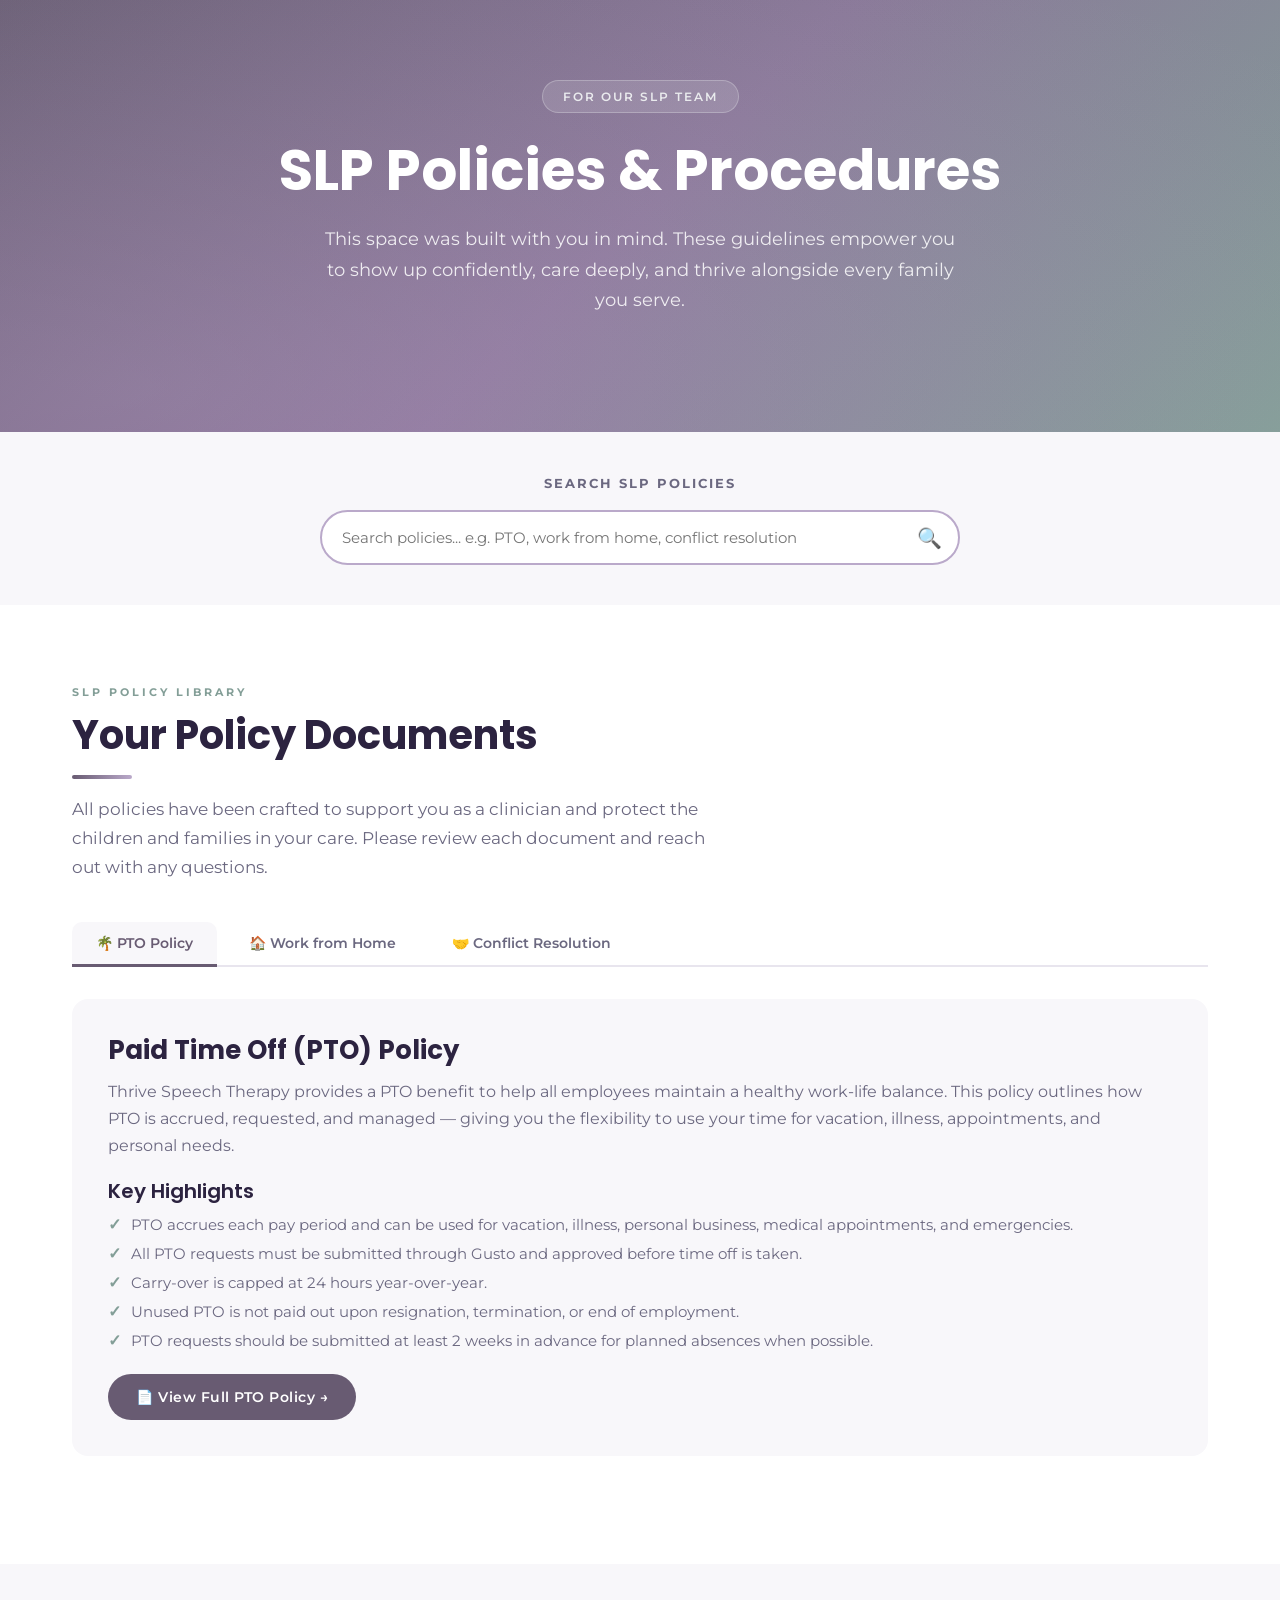
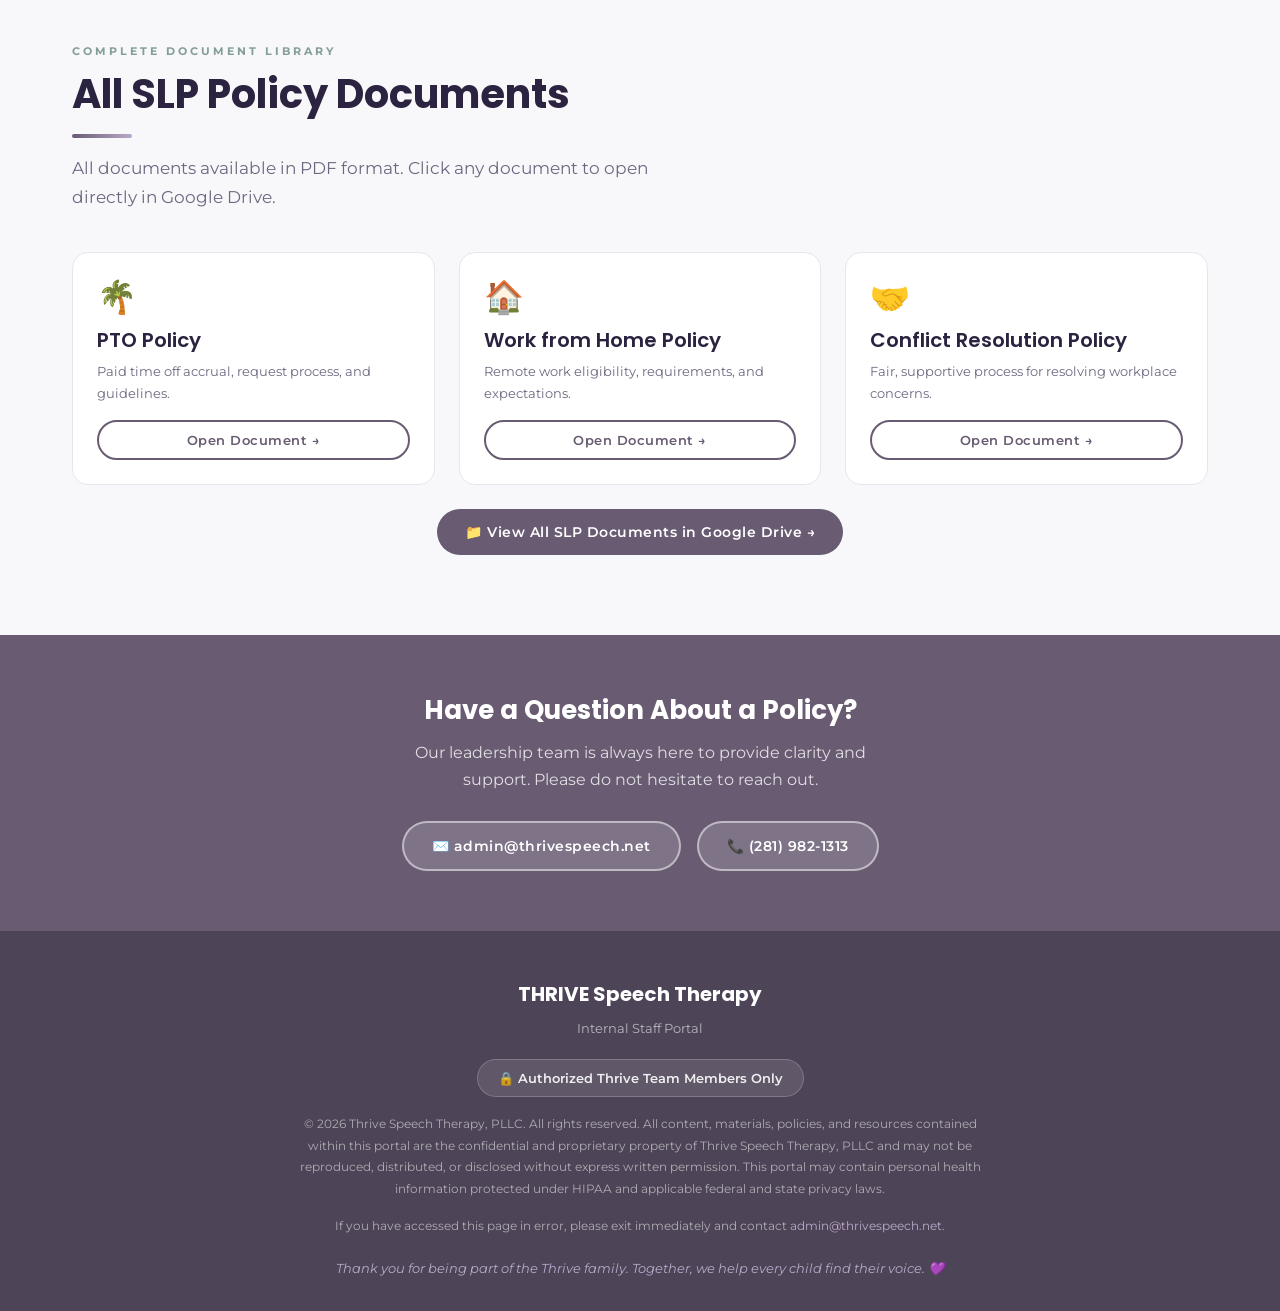
<file: slp-procedures.html>
<!DOCTYPE html>
<html lang="en">
<head>
<meta charset="UTF-8">
<meta name="viewport" content="width=device-width, initial-scale=1.0">
<title>SLP Policies & Procedures — Thrive Speech Therapy Internal Portal</title>
<link rel="stylesheet" href="assets/styles.css">
</head>
<body>

<!-- HERO -->
<section class="hero">
  <div class="hero-badge">For Our SLP Team</div>
  <h1>SLP Policies &amp; Procedures</h1>
  <p>This space was built with you in mind. These guidelines empower you to show up confidently, care deeply, and thrive alongside every family you serve.</p>
</section>

<!-- SEARCH -->
<section class="section-sm bg-off-white" style="padding:40px 0;">
  <div class="container">
    <p style="text-align:center;font-size:13px;font-weight:700;letter-spacing:2px;text-transform:uppercase;color:var(--text-muted);margin-bottom:16px;">Search SLP Policies</p>
    <div class="search-wrap">
      <input type="text" class="search-input" id="slpSearch" placeholder="Search policies... e.g. PTO, work from home, conflict resolution" oninput="runSearch(this.value)">
      <span class="search-icon">🔍</span>
      <div class="search-results" id="searchResults"></div>
    </div>
  </div>
</section>

<!-- SLP POLICY DOCUMENTS -->
<section class="section bg-white">
  <div class="container">
    <span class="section-label">SLP Policy Library</span>
    <h2 class="section-title">Your Policy Documents</h2>
    <div class="divider"></div>
    <p class="section-subtitle" style="margin-bottom:40px;">All policies have been crafted to support you as a clinician and protect the children and families in your care. Please review each document and reach out with any questions.</p>

    <div class="tabs">
      <div class="tab-nav">
        <button class="tab-btn active" onclick="switchTab('pto', this)">🌴 PTO Policy</button>
        <button class="tab-btn" onclick="switchTab('wfh', this)">🏠 Work from Home</button>
        <button class="tab-btn" onclick="switchTab('conflict', this)">🤝 Conflict Resolution</button>
      </div>

      <!-- PTO TAB -->
      <div class="tab-panel active" id="tab-pto">
        <div style="background:var(--off-white);border-radius:var(--radius);padding:36px;margin-bottom:28px;">
          <h3 style="color:var(--dark);margin-bottom:12px;">Paid Time Off (PTO) Policy</h3>
          <p style="margin-bottom:20px;">Thrive Speech Therapy provides a PTO benefit to help all employees maintain a healthy work-life balance. This policy outlines how PTO is accrued, requested, and managed — giving you the flexibility to use your time for vacation, illness, appointments, and personal needs.</p>
          <h4 style="color:var(--dark);margin-bottom:12px;">Key Highlights</h4>
          <ul style="list-style:none;display:flex;flex-direction:column;gap:10px;margin-bottom:24px;">
            <li style="display:flex;gap:10px;align-items:flex-start;"><span style="color:var(--sage);font-weight:700;flex-shrink:0;">✓</span><span style="color:var(--text-muted);font-size:15px;">PTO accrues each pay period and can be used for vacation, illness, personal business, medical appointments, and emergencies.</span></li>
            <li style="display:flex;gap:10px;align-items:flex-start;"><span style="color:var(--sage);font-weight:700;flex-shrink:0;">✓</span><span style="color:var(--text-muted);font-size:15px;">All PTO requests must be submitted through Gusto and approved before time off is taken.</span></li>
            <li style="display:flex;gap:10px;align-items:flex-start;"><span style="color:var(--sage);font-weight:700;flex-shrink:0;">✓</span><span style="color:var(--text-muted);font-size:15px;">Carry-over is capped at 24 hours year-over-year.</span></li>
            <li style="display:flex;gap:10px;align-items:flex-start;"><span style="color:var(--sage);font-weight:700;flex-shrink:0;">✓</span><span style="color:var(--text-muted);font-size:15px;">Unused PTO is not paid out upon resignation, termination, or end of employment.</span></li>
            <li style="display:flex;gap:10px;align-items:flex-start;"><span style="color:var(--sage);font-weight:700;flex-shrink:0;">✓</span><span style="color:var(--text-muted);font-size:15px;">PTO requests should be submitted at least 2 weeks in advance for planned absences when possible.</span></li>
          </ul>
          <a href="https://drive.google.com/file/d/1vHziC8OFVEpfpV8Th8dn0vD48gf7w-dI/view?usp=sharing" target="_blank" rel="noopener" class="btn btn-primary">📄 View Full PTO Policy →</a>
        </div>
      </div>

      <!-- WORK FROM HOME TAB -->
      <div class="tab-panel" id="tab-wfh">
        <div style="background:var(--off-white);border-radius:var(--radius);padding:36px;margin-bottom:28px;">
          <h3 style="color:var(--dark);margin-bottom:12px;">Work from Home Policy</h3>
          <p style="margin-bottom:20px;">Thrive's Work from Home policy outlines the conditions under which remote work may be approved for eligible staff members. This policy is designed to maintain clinical quality while supporting flexibility for our team when operationally feasible.</p>
          <h4 style="color:var(--dark);margin-bottom:12px;">Key Highlights</h4>
          <ul style="list-style:none;display:flex;flex-direction:column;gap:10px;margin-bottom:24px;">
            <li style="display:flex;gap:10px;align-items:flex-start;"><span style="color:var(--sage);font-weight:700;flex-shrink:0;">✓</span><span style="color:var(--text-muted);font-size:15px;">Remote work arrangements must be pre-approved by clinic leadership and are not guaranteed for all positions or situations.</span></li>
            <li style="display:flex;gap:10px;align-items:flex-start;"><span style="color:var(--sage);font-weight:700;flex-shrink:0;">✓</span><span style="color:var(--text-muted);font-size:15px;">Teletherapy sessions must comply with all HIPAA requirements including secure platforms and private environments.</span></li>
            <li style="display:flex;gap:10px;align-items:flex-start;"><span style="color:var(--sage);font-weight:700;flex-shrink:0;">✓</span><span style="color:var(--text-muted);font-size:15px;">Clinicians working remotely must maintain the same professionalism, responsiveness, and clinical quality as in-clinic sessions.</span></li>
            <li style="display:flex;gap:10px;align-items:flex-start;"><span style="color:var(--sage);font-weight:700;flex-shrink:0;">✓</span><span style="color:var(--text-muted);font-size:15px;">All documentation must be completed within the required timeframes regardless of work location.</span></li>
          </ul>
          <a href="https://drive.google.com/file/d/1BlreqIIXnVXF__Z5Yo2C8Yx7HiF5CkN3/view?usp=sharing" target="_blank" rel="noopener" class="btn btn-primary">📄 View Full WFH Policy →</a>
        </div>
      </div>

      <!-- CONFLICT RESOLUTION TAB -->
      <div class="tab-panel" id="tab-conflict">
        <div style="background:var(--off-white);border-radius:var(--radius);padding:36px;margin-bottom:28px;">
          <h3 style="color:var(--dark);margin-bottom:12px;">Conflict Resolution Policy</h3>
          <p style="margin-bottom:20px;">At Thrive, we believe that a healthy, respectful workplace is the foundation of exceptional client care. Our Conflict Resolution Policy provides a clear, fair, and supportive process for addressing workplace disagreements in a way that honors everyone involved.</p>
          <h4 style="color:var(--dark);margin-bottom:12px;">Our Approach</h4>
          <ul style="list-style:none;display:flex;flex-direction:column;gap:10px;margin-bottom:24px;">
            <li style="display:flex;gap:10px;align-items:flex-start;"><span style="color:var(--sage);font-weight:700;flex-shrink:0;">✓</span><span style="color:var(--text-muted);font-size:15px;">All team members are encouraged to address conflicts directly and respectfully with the other party first, when safe to do so.</span></li>
            <li style="display:flex;gap:10px;align-items:flex-start;"><span style="color:var(--sage);font-weight:700;flex-shrink:0;">✓</span><span style="color:var(--text-muted);font-size:15px;">If direct resolution is not possible, concerns should be escalated to your clinic supervisor or HR.</span></li>
            <li style="display:flex;gap:10px;align-items:flex-start;"><span style="color:var(--sage);font-weight:700;flex-shrink:0;">✓</span><span style="color:var(--text-muted);font-size:15px;">All conflict resolution discussions are treated with confidentiality and handled with care and professionalism.</span></li>
            <li style="display:flex;gap:10px;align-items:flex-start;"><span style="color:var(--sage);font-weight:700;flex-shrink:0;">✓</span><span style="color:var(--text-muted);font-size:15px;">Retaliation of any kind against someone who raises a concern in good faith is not tolerated at Thrive.</span></li>
          </ul>
          <a href="https://drive.google.com/file/d/16-f69Hj1mbEVASDKfkx-5Z08GkhN6tw3/view?usp=sharing" target="_blank" rel="noopener" class="btn btn-primary">📄 View Full Conflict Resolution Policy →</a>
        </div>
      </div>
    </div>
  </div>
</section>

<!-- ALL SLP DOCUMENTS -->
<section class="section bg-off-white">
  <div class="container">
    <span class="section-label">Complete Document Library</span>
    <h2 class="section-title">All SLP Policy Documents</h2>
    <div class="divider"></div>
    <p class="section-subtitle" style="margin-bottom:40px;">All documents available in PDF format. Click any document to open directly in Google Drive.</p>
    <div class="grid-3">
      <div style="background:var(--white);border:1px solid var(--border);border-radius:var(--radius);padding:24px;transition:all 0.25s;" onmouseover="this.style.transform='translateY(-4px)';this.style.boxShadow='0 8px 32px rgba(104,91,114,0.22)'" onmouseout="this.style.transform='';this.style.boxShadow=''">
        <div style="font-size:32px;margin-bottom:12px;">🌴</div>
        <h4 style="color:var(--dark);font-family:'Poppins',sans-serif;margin-bottom:8px;">PTO Policy</h4>
        <p style="font-size:13px;color:var(--text-muted);margin-bottom:16px;">Paid time off accrual, request process, and guidelines.</p>
        <a href="https://drive.google.com/file/d/1vHziC8OFVEpfpV8Th8dn0vD48gf7w-dI/view?usp=sharing" target="_blank" rel="noopener" class="btn btn-outline btn-sm" style="width:100%;text-align:center;justify-content:center;">Open Document →</a>
      </div>
      <div style="background:var(--white);border:1px solid var(--border);border-radius:var(--radius);padding:24px;transition:all 0.25s;" onmouseover="this.style.transform='translateY(-4px)';this.style.boxShadow='0 8px 32px rgba(104,91,114,0.22)'" onmouseout="this.style.transform='';this.style.boxShadow=''">
        <div style="font-size:32px;margin-bottom:12px;">🏠</div>
        <h4 style="color:var(--dark);font-family:'Poppins',sans-serif;margin-bottom:8px;">Work from Home Policy</h4>
        <p style="font-size:13px;color:var(--text-muted);margin-bottom:16px;">Remote work eligibility, requirements, and expectations.</p>
        <a href="https://drive.google.com/file/d/1BlreqIIXnVXF__Z5Yo2C8Yx7HiF5CkN3/view?usp=sharing" target="_blank" rel="noopener" class="btn btn-outline btn-sm" style="width:100%;text-align:center;justify-content:center;">Open Document →</a>
      </div>
      <div style="background:var(--white);border:1px solid var(--border);border-radius:var(--radius);padding:24px;transition:all 0.25s;" onmouseover="this.style.transform='translateY(-4px)';this.style.boxShadow='0 8px 32px rgba(104,91,114,0.22)'" onmouseout="this.style.transform='';this.style.boxShadow=''">
        <div style="font-size:32px;margin-bottom:12px;">🤝</div>
        <h4 style="color:var(--dark);font-family:'Poppins',sans-serif;margin-bottom:8px;">Conflict Resolution Policy</h4>
        <p style="font-size:13px;color:var(--text-muted);margin-bottom:16px;">Fair, supportive process for resolving workplace concerns.</p>
        <a href="https://drive.google.com/file/d/16-f69Hj1mbEVASDKfkx-5Z08GkhN6tw3/view?usp=sharing" target="_blank" rel="noopener" class="btn btn-outline btn-sm" style="width:100%;text-align:center;justify-content:center;">Open Document →</a>
      </div>
    </div>
    <div style="margin-top:24px;text-align:center;">
      <a href="https://drive.google.com/drive/folders/1HLfivAujLUxELn_w-w87xyZ5jMWeUrk1?usp=drive_link" target="_blank" rel="noopener" class="btn btn-primary">📁 View All SLP Documents in Google Drive →</a>
    </div>
  </div>
</section>

<!-- NEED HELP -->
<section class="section-sm bg-mauve" style="padding:60px 0;text-align:center;">
  <div class="container">
    <h3 style="color:#fff;font-family:'Poppins',sans-serif;margin-bottom:12px;">Have a Question About a Policy?</h3>
    <p style="color:rgba(255,255,255,0.8);margin-bottom:28px;max-width:500px;margin-left:auto;margin-right:auto;">Our leadership team is always here to provide clarity and support. Please do not hesitate to reach out.</p>
    <div style="display:flex;gap:16px;justify-content:center;flex-wrap:wrap;">
      <a href="mailto:admin@thrivespeech.net" class="btn btn-secondary">✉️ admin@thrivespeech.net</a>
      <a href="tel:+12819821313" class="btn btn-secondary">📞 (281) 982-1313</a>
    </div>
  </div>
</section>

<!-- FOOTER -->
<footer class="site-footer">
  <div class="footer-logo">THRIVE Speech Therapy</div>
  <p style="color:rgba(255,255,255,0.6);font-size:13px;">Internal Staff Portal</p>
  <div class="footer-restricted">🔒 Authorized Thrive Team Members Only</div>
  <p class="footer-legal">© 2026 Thrive Speech Therapy, PLLC. All rights reserved. All content, materials, policies, and resources contained within this portal are the confidential and proprietary property of Thrive Speech Therapy, PLLC and may not be reproduced, distributed, or disclosed without express written permission. This portal may contain personal health information protected under HIPAA and applicable federal and state privacy laws.</p>
  <p class="footer-legal">If you have accessed this page in error, please exit immediately and contact <a href="mailto:admin@thrivespeech.net" style="color:var(--lavender);">admin@thrivespeech.net</a>.</p>
  <p class="footer-heart">Thank you for being part of the Thrive family. Together, we help every child find their voice. 💜</p>
</footer>

<script>
function switchTab(id, btn) {
  document.querySelectorAll('.tab-panel').forEach(p => p.classList.remove('active'));
  document.querySelectorAll('.tab-btn').forEach(b => b.classList.remove('active'));
  document.getElementById('tab-' + id).classList.add('active');
  btn.classList.add('active');
}

const searchData = [
  { title: 'PTO Policy', desc: 'Paid time off accrual, requests, carry-over, and guidelines', keywords: ['pto', 'time off', 'vacation', 'sick', 'paid leave', 'days off', 'accrual', 'gusto'], url: 'https://drive.google.com/file/d/1vHziC8OFVEpfpV8Th8dn0vD48gf7w-dI/view?usp=sharing', icon: '🌴' },
  { title: 'Work from Home Policy', desc: 'Remote work eligibility, teletherapy requirements, expectations', keywords: ['work from home', 'remote', 'wfh', 'teletherapy', 'telehealth', 'virtual', 'online'], url: 'https://drive.google.com/file/d/1BlreqIIXnVXF__Z5Yo2C8Yx7HiF5CkN3/view?usp=sharing', icon: '🏠' },
  { title: 'Conflict Resolution Policy', desc: 'Process for addressing workplace disagreements fairly', keywords: ['conflict', 'resolution', 'dispute', 'disagreement', 'complaint', 'workplace', 'hr'], url: 'https://drive.google.com/file/d/16-f69Hj1mbEVASDKfkx-5Z08GkhN6tw3/view?usp=sharing', icon: '🤝' },
];

function runSearch(query) {
  const results = document.getElementById('searchResults');
  if (!query || query.length < 2) { results.classList.remove('show'); return; }
  const q = query.toLowerCase();
  const matches = searchData.filter(item =>
    item.title.toLowerCase().includes(q) ||
    item.desc.toLowerCase().includes(q) ||
    item.keywords.some(k => k.toLowerCase().includes(q))
  ).slice(0, 6);
  if (matches.length === 0) {
    results.innerHTML = `<div class="search-no-results">No results for "<strong>${query}</strong>". Try different keywords or browse the tabs above.<br><br><a href="mailto:admin@thrivespeech.net" style="color:var(--mauve);">Contact admin@thrivespeech.net for help</a></div>`;
  } else {
    results.innerHTML = matches.map(m => `
      <a href="${m.url}" target="_blank" rel="noopener" class="search-result-item" style="text-decoration:none;">
        <span class="search-result-icon">${m.icon}</span>
        <div><div class="search-result-title">${m.title}</div><div class="search-result-desc">${m.desc}</div></div>
      </a>`).join('');
  }
  results.classList.add('show');
}
document.addEventListener('click', e => {
  if (!e.target.closest('.search-wrap')) document.getElementById('searchResults').classList.remove('show');
});
</script>
</body>
</html>
</file>
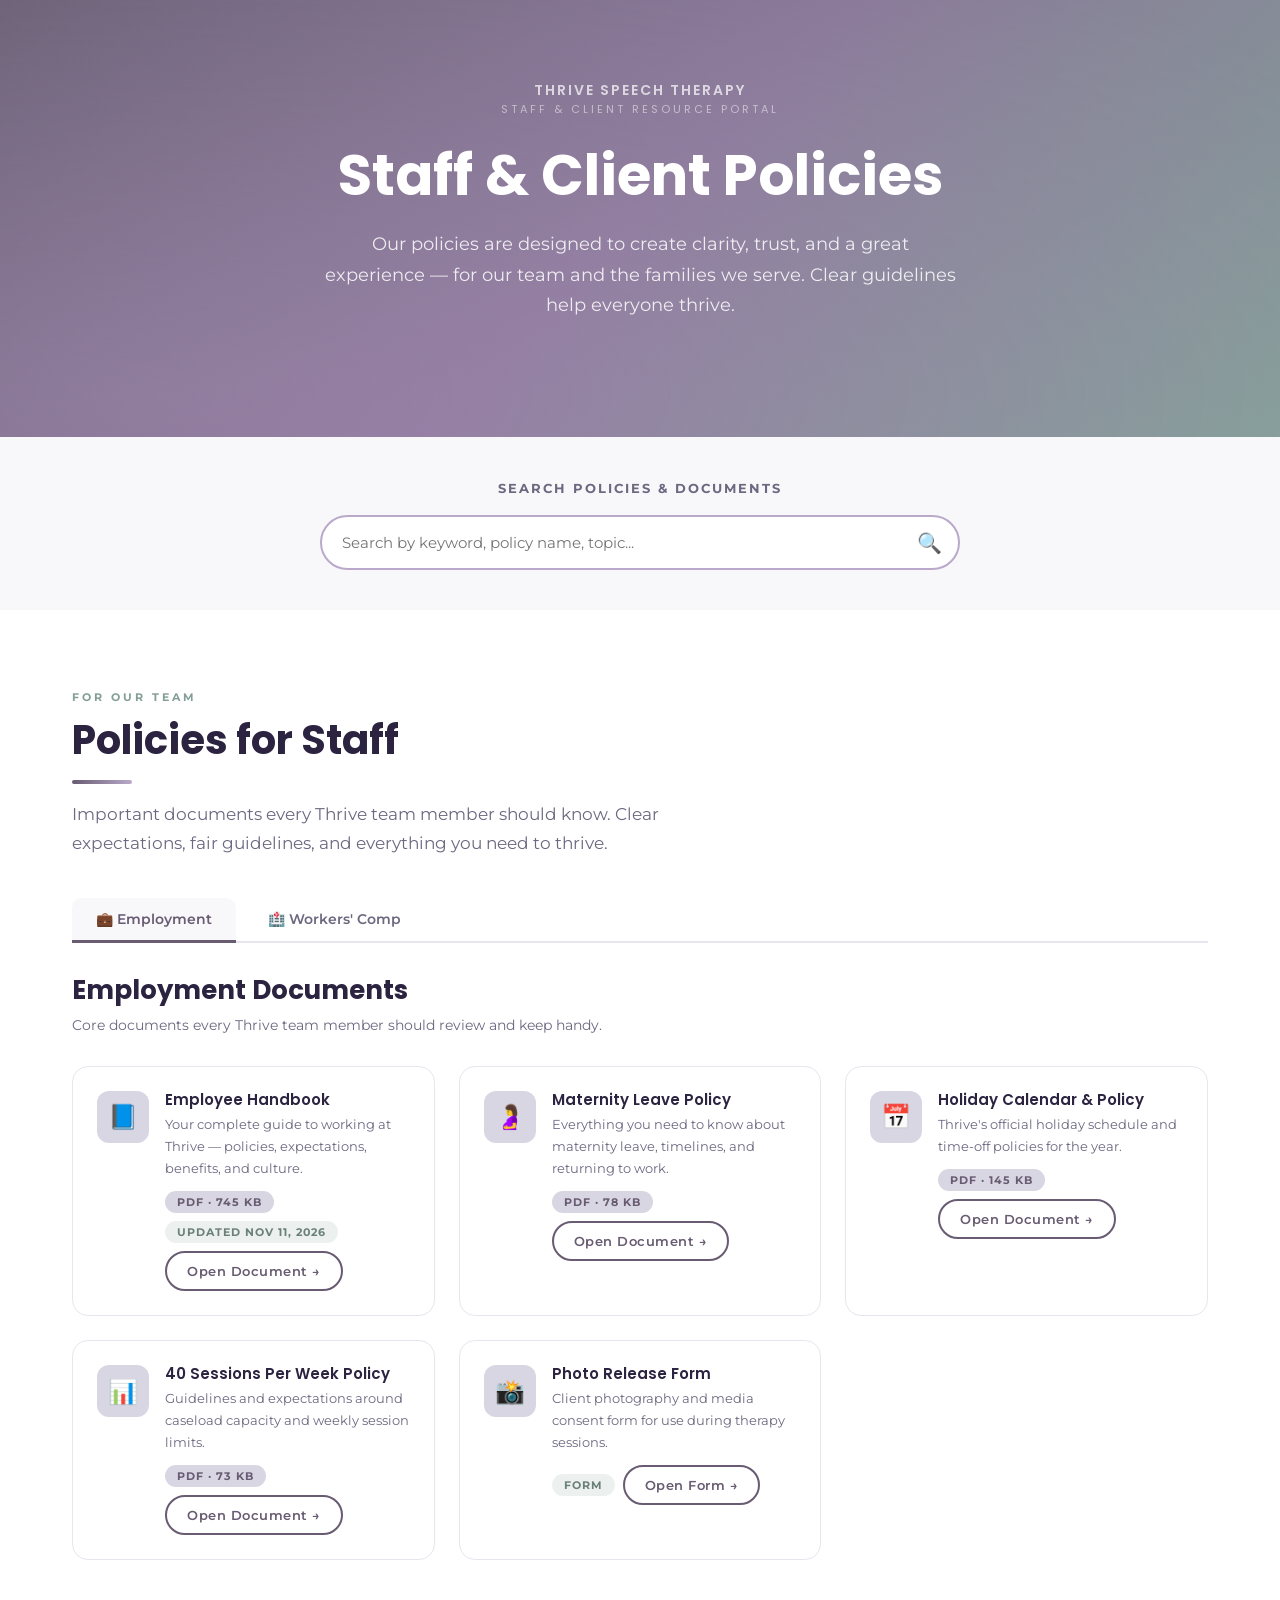
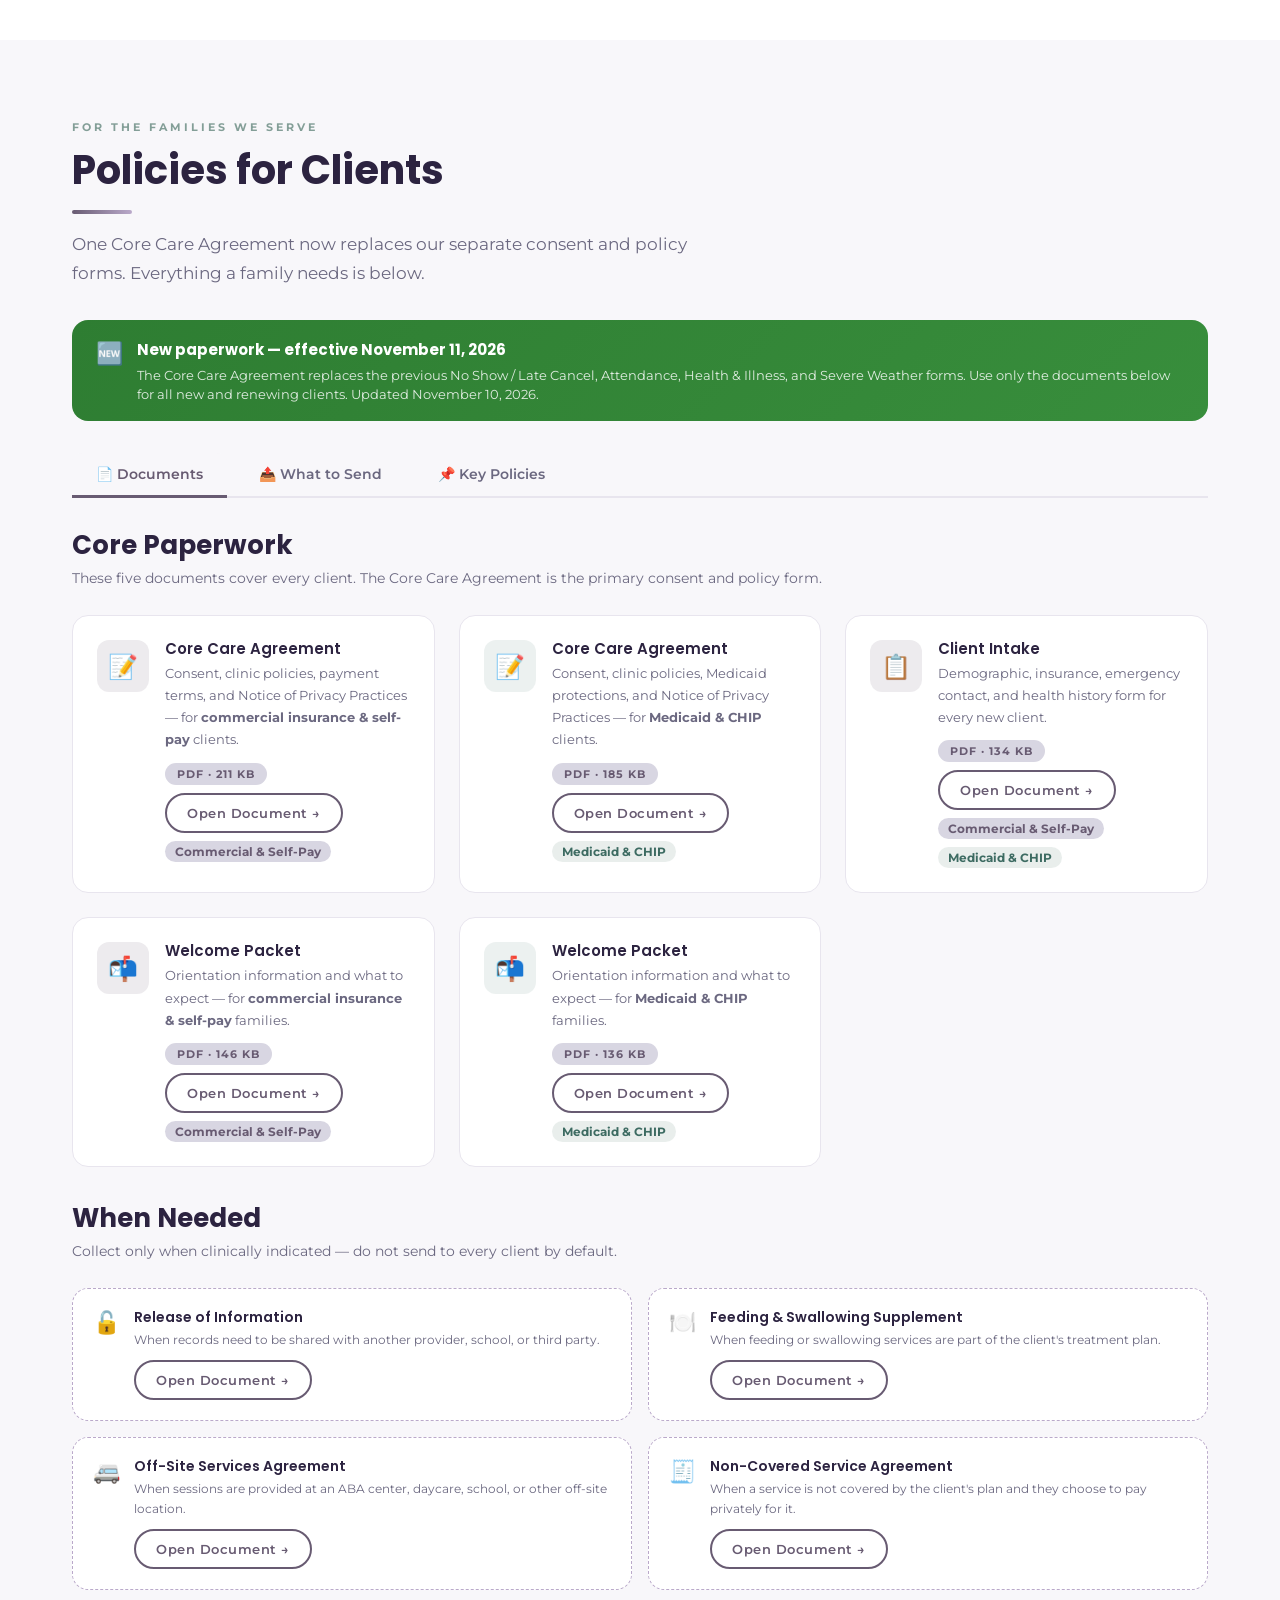
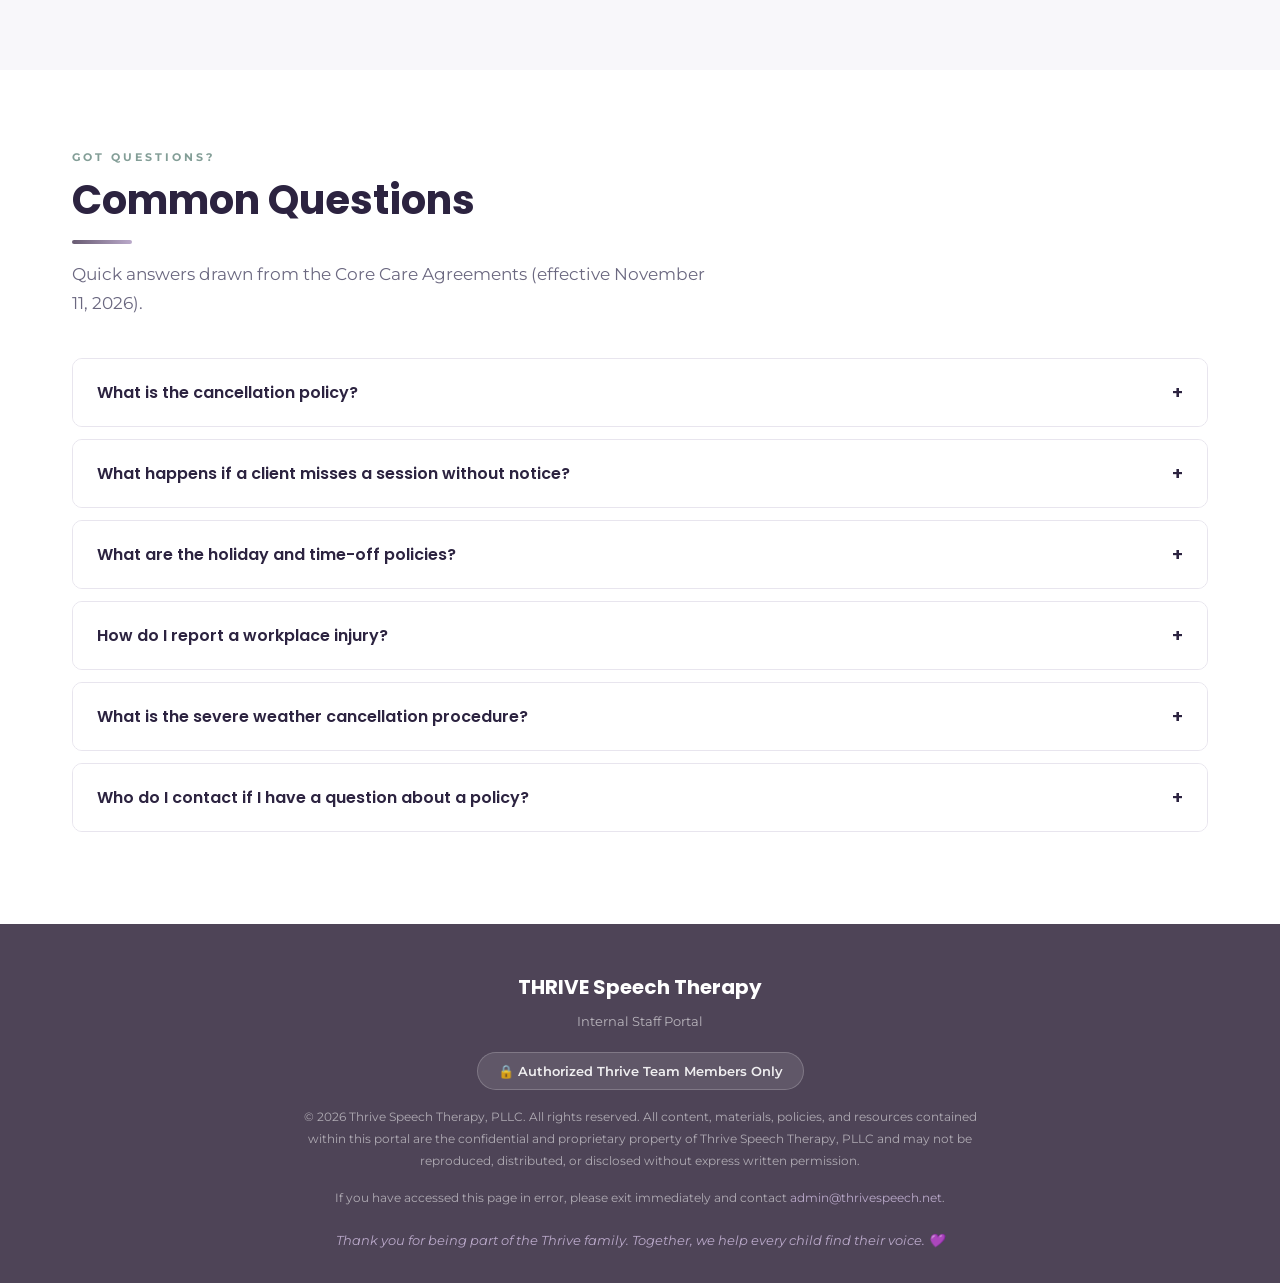
<file: staff-policies.html>
<!DOCTYPE html>
<html lang="en">
<head>
<meta charset="UTF-8">
<meta name="viewport" content="width=device-width, initial-scale=1.0">
<title>Staff & Client Policies — Thrive Speech Therapy Internal Portal</title>
<link rel="stylesheet" href="assets/styles.css">
<style>
  .doc-card {
    background: var(--white);
    border: 1px solid var(--border);
    border-radius: var(--radius);
    padding: 24px;
    display: flex;
    gap: 16px;
    align-items: flex-start;
    transition: all 0.25s;
  }
  .doc-card:hover { transform: translateY(-3px); box-shadow: var(--shadow-hover); border-color: var(--lavender); }
  .doc-icon {
    width: 52px; height: 52px;
    border-radius: 12px;
    background: var(--lilac);
    display: flex;
    align-items: center;
    justify-content: center;
    font-size: 24px;
    flex-shrink: 0;
  }
  .doc-info { flex: 1; }
  .doc-info h4 { color: var(--dark); font-size: 15px; margin-bottom: 4px; }
  .doc-info p { font-size: 13px; color: var(--text-muted); margin-bottom: 12px; }
  .doc-meta { display: flex; align-items: center; gap: 8px; flex-wrap: wrap; }
  .client-tab-nav {
    display: flex;
    gap: 8px;
    flex-wrap: wrap;
    margin-bottom: 32px;
    border-bottom: 2px solid var(--border);
    padding-bottom: 0;
  }
  .client-tab-btn {
    font-family: 'Montserrat', sans-serif;
    font-size: 14px;
    font-weight: 600;
    padding: 12px 24px;
    border: none;
    background: none;
    color: var(--text-muted);
    cursor: pointer;
    border-bottom: 3px solid transparent;
    margin-bottom: -2px;
    transition: all 0.2s;
    border-radius: var(--radius-sm) var(--radius-sm) 0 0;
  }
  .client-tab-btn:hover { color: var(--mauve); background: var(--off-white); }
  .client-tab-btn.active { color: var(--mauve); border-bottom-color: var(--mauve); background: var(--off-white); }
  .client-tab-panel { display: none; }
  .client-tab-panel.active { display: block; }
  .new-banner {
    background: linear-gradient(135deg, #2E7D32, #388E3C);
    color: #fff;
    border-radius: var(--radius);
    padding: 18px 24px;
    margin-bottom: 32px;
    display: flex;
    align-items: flex-start;
    gap: 14px;
  }
  .new-banner-icon { font-size: 22px; flex-shrink: 0; margin-top: 2px; }
  .new-banner-text strong { font-family: 'Poppins', sans-serif; font-size: 15px; display: block; margin-bottom: 4px; }
  .new-banner-text span { font-size: 13px; color: rgba(255,255,255,0.85); }
  .send-table { width: 100%; border-collapse: collapse; margin-top: 16px; }
  .send-table th {
    background: var(--mauve);
    color: #fff;
    font-family: 'Poppins', sans-serif;
    font-size: 13px;
    font-weight: 600;
    padding: 12px 16px;
    text-align: left;
  }
  .send-table td {
    padding: 12px 16px;
    font-size: 13px;
    color: var(--text-muted);
    border-bottom: 1px solid var(--border);
    vertical-align: top;
  }
  .send-table tr:nth-child(even) td { background: var(--off-white); }
  .send-table td:first-child { font-weight: 600; color: var(--dark); width: 44%; }
  .doc-link { color: var(--mauve); text-decoration: none; font-weight: 600; }
  .doc-link:hover { text-decoration: underline; }
  .policy-rule {
    background: var(--white);
    border: 1px solid var(--border);
    border-left: 4px solid var(--mauve);
    border-radius: 0 var(--radius-sm) var(--radius-sm) 0;
    padding: 20px 24px;
    margin-bottom: 16px;
  }
  .policy-rule h4 { font-family: 'Poppins', sans-serif; font-size: 14px; color: var(--mauve); margin-bottom: 8px; text-transform: uppercase; letter-spacing: 0.5px; }
  .policy-rule p, .policy-rule li { font-size: 14px; color: var(--text-muted); line-height: 1.65; margin: 0; }
  .policy-rule ul { padding-left: 18px; margin-top: 6px; }
  .policy-rule li { margin-bottom: 4px; }
  .pill-diff { display: inline-flex; gap: 8px; flex-wrap: wrap; margin-top: 8px; }
  .pill-comm { background: var(--lilac); color: var(--mauve); font-size: 12px; font-weight: 700; padding: 3px 10px; border-radius: 100px; }
  .pill-mcd  { background: rgba(131,158,151,0.18); color: #3d6b62; font-size: 12px; font-weight: 700; padding: 3px 10px; border-radius: 100px; }
  .when-needed-grid { display: grid; grid-template-columns: repeat(2,1fr); gap: 16px; margin-top: 24px; }
  @media(max-width:640px){ .when-needed-grid { grid-template-columns: 1fr; } }
  .when-card {
    background: var(--white);
    border: 1px dashed var(--lavender);
    border-radius: var(--radius);
    padding: 20px;
    display: flex;
    gap: 14px;
    align-items: flex-start;
  }
  .when-card-icon { font-size: 22px; flex-shrink: 0; }
  .when-card h4 { font-family:'Poppins',sans-serif; font-size:14px; color:var(--dark); margin-bottom:4px; }
  .when-card p { font-size:12px; color:var(--text-muted); margin-bottom:10px; }
</style>
</head>
<body>

<!-- HERO -->
<section class="hero">
  <div style="display:flex;align-items:center;justify-content:center;gap:16px;margin-bottom:24px;position:relative;z-index:1;">
    <div style="text-align:center;">
      <div style="font-family:'Poppins',sans-serif;font-size:14px;font-weight:600;color:rgba(255,255,255,0.7);letter-spacing:2px;text-transform:uppercase;">THRIVE SPEECH THERAPY</div>
      <div style="font-family:'Poppins',sans-serif;font-size:11px;color:rgba(255,255,255,0.5);letter-spacing:3px;text-transform:uppercase;">Staff &amp; Client Resource Portal</div>
    </div>
  </div>
  <h1>Staff &amp; Client Policies</h1>
  <p>Our policies are designed to create clarity, trust, and a great experience — for our team and the families we serve. Clear guidelines help everyone thrive.</p>
</section>

<!-- SEARCH -->
<section class="section-sm bg-off-white" style="padding:40px 0;">
  <div class="container">
    <p style="text-align:center;font-size:13px;font-weight:700;letter-spacing:2px;text-transform:uppercase;color:var(--text-muted);margin-bottom:16px;">Search Policies &amp; Documents</p>
    <div class="search-wrap">
      <input type="text" class="search-input" id="policySearch" placeholder="Search by keyword, policy name, topic..." oninput="runSearch(this.value)">
      <span class="search-icon">🔍</span>
      <div class="search-results" id="searchResults"></div>
    </div>
  </div>
</section>

<!-- POLICIES FOR STAFF -->
<section class="section bg-white">
  <div class="container">
    <span class="section-label">For Our Team</span>
    <h2 class="section-title">Policies for Staff</h2>
    <div class="divider"></div>
    <p class="section-subtitle" style="margin-bottom:40px;">Important documents every Thrive team member should know. Clear expectations, fair guidelines, and everything you need to thrive.</p>
    <div class="tabs">
      <div class="tab-nav">
        <button class="tab-btn active" onclick="switchTab('employment', this)">💼 Employment</button>
        <button class="tab-btn" onclick="switchTab('workers-comp', this)">🏥 Workers' Comp</button>
      </div>
      <!-- EMPLOYMENT TAB -->
      <div class="tab-panel active" id="tab-employment">
        <h3 style="margin-bottom:8px;color:var(--dark);">Employment Documents</h3>
        <p style="margin-bottom:28px;font-size:14px;">Core documents every Thrive team member should review and keep handy.</p>
        <div class="grid-3">
          <div class="doc-card">
            <div class="doc-icon">📘</div>
            <div class="doc-info">
              <h4>Employee Handbook</h4>
              <p>Your complete guide to working at Thrive — policies, expectations, benefits, and culture.</p>
              <div class="doc-meta">
                <span class="badge badge-mauve">PDF · 745 KB</span>
                <span class="badge badge-sage">Updated Nov 11, 2026</span>
                <a href="https://drive.google.com/file/d/1YZQrZZjMMPlz0NsRYwZV0kpOdeBmF9wN/view?usp=sharing" target="_blank" rel="noopener" class="btn btn-outline btn-sm">Open Document →</a>
              </div>
            </div>
          </div>
          <div class="doc-card">
            <div class="doc-icon">🤰</div>
            <div class="doc-info">
              <h4>Maternity Leave Policy</h4>
              <p>Everything you need to know about maternity leave, timelines, and returning to work.</p>
              <div class="doc-meta">
                <span class="badge badge-mauve">PDF · 78 KB</span>
                <a href="https://drive.google.com/file/d/13J6U8AU8vhh1bRwDjfig1pvhj8QhgAAH/view?usp=sharing" target="_blank" rel="noopener" class="btn btn-outline btn-sm">Open Document →</a>
              </div>
            </div>
          </div>
          <div class="doc-card">
            <div class="doc-icon">📅</div>
            <div class="doc-info">
              <h4>Holiday Calendar &amp; Policy</h4>
              <p>Thrive's official holiday schedule and time-off policies for the year.</p>
              <div class="doc-meta">
                <span class="badge badge-mauve">PDF · 145 KB</span>
                <a href="https://drive.google.com/file/d/1pjom9bOkKgS9U0GmjowAROjyriiuytb2/view?usp=sharing" target="_blank" rel="noopener" class="btn btn-outline btn-sm">Open Document →</a>
              </div>
            </div>
          </div>
          <div class="doc-card">
            <div class="doc-icon">📊</div>
            <div class="doc-info">
              <h4>40 Sessions Per Week Policy</h4>
              <p>Guidelines and expectations around caseload capacity and weekly session limits.</p>
              <div class="doc-meta">
                <span class="badge badge-mauve">PDF · 73 KB</span>
                <a href="https://drive.google.com/file/d/1615k3eB5g67QbqUAvBQ8-4SP2xe_VHji/view?usp=sharing" target="_blank" rel="noopener" class="btn btn-outline btn-sm">Open Document →</a>
              </div>
            </div>
          </div>
          <div class="doc-card">
            <div class="doc-icon">📸</div>
            <div class="doc-info">
              <h4>Photo Release Form</h4>
              <p>Client photography and media consent form for use during therapy sessions.</p>
              <div class="doc-meta">
                <span class="badge badge-sage">Form</span>
                <a href="https://drive.google.com/file/d/1tKzsgYchAd0-BzuVWMcKkD8MczeORkRg/view?usp=drive_link" target="_blank" rel="noopener" class="btn btn-outline btn-sm">Open Form →</a>
              </div>
            </div>
          </div>
        </div>
      </div>
      <!-- WORKERS COMP TAB -->
      <div class="tab-panel" id="tab-workers-comp">
        <h3 style="margin-bottom:8px;color:var(--dark);">Workers' Compensation</h3>
        <p style="margin-bottom:28px;font-size:14px;">Everything you need to know about workplace injury coverage and claims at Thrive.</p>
        <div class="grid-3">
          <div class="doc-card">
            <div class="doc-icon">🛡️</div>
            <div class="doc-info">
              <h4>Workers' Compensation Policy</h4>
              <p>The complete Workers' Compensation policy covering eligibility, reporting, and benefits.</p>
              <div class="doc-meta">
                <span class="badge badge-mauve">PDF · 2.1 MB</span>
                <a href="https://drive.google.com/file/d/1zOzoQ4rJgeF35vvJDPrk-TszGiwary2a/view?usp=sharing" target="_blank" rel="noopener" class="btn btn-outline btn-sm">Open Document →</a>
              </div>
            </div>
          </div>
          <div class="doc-card">
            <div class="doc-icon">📋</div>
            <div class="doc-info">
              <h4>Workers' Comp Guide for Thrivers</h4>
              <p>A practical, easy-to-understand guide to navigating Workers' Compensation at Thrive.</p>
              <div class="doc-meta">
                <span class="badge badge-mauve">PDF · 1.5 MB</span>
                <a href="https://drive.google.com/file/d/14RegfT3Vv6BJtMZyUA4P-lBd7aU3PTDE/view?usp=sharing" target="_blank" rel="noopener" class="btn btn-outline btn-sm">Open Document →</a>
              </div>
            </div>
          </div>
          <div class="doc-card">
            <div class="doc-icon">🎓</div>
            <div class="doc-info">
              <h4>Workers' Comp Training</h4>
              <p>Required training materials to help you understand your rights and responsibilities.</p>
              <div class="doc-meta">
                <span class="badge badge-mauve">PDF · 217 KB</span>
                <a href="https://drive.google.com/file/d/1VrNGEOJJVwtQKIi4lAkgZdKQu4YTK2GI/view?usp=sharing" target="_blank" rel="noopener" class="btn btn-outline btn-sm">Open Document →</a>
              </div>
            </div>
          </div>
        </div>
      </div>
    </div>
  </div>
</section>

<!-- POLICIES FOR CLIENTS — Core Care Agreement structure (effective Nov 11, 2026) -->
<section class="section bg-off-white">
  <div class="container">
    <span class="section-label">For the Families We Serve</span>
    <h2 class="section-title">Policies for Clients</h2>
    <div class="divider"></div>
    <p class="section-subtitle" style="margin-bottom:32px;">One Core Care Agreement now replaces our separate consent and policy forms. Everything a family needs is below.</p>
    <div class="new-banner">
      <span class="new-banner-icon">🆕</span>
      <div class="new-banner-text">
        <strong>New paperwork — effective November 11, 2026</strong>
        <span>The Core Care Agreement replaces the previous No Show / Late Cancel, Attendance, Health &amp; Illness, and Severe Weather forms. Use only the documents below for all new and renewing clients. Updated November 10, 2026.</span>
      </div>
    </div>
    <div class="tabs">
      <div class="client-tab-nav">
        <button class="client-tab-btn active" onclick="switchClientTab('documents', this)">📄 Documents</button>
        <button class="client-tab-btn" onclick="switchClientTab('what-to-send', this)">📤 What to Send</button>
        <button class="client-tab-btn" onclick="switchClientTab('key-policies', this)">📌 Key Policies</button>
      </div>

      <!-- DOCUMENTS TAB -->
      <div class="client-tab-panel active" id="ctab-documents">
        <h3 style="margin-bottom:6px;color:var(--dark);">Core Paperwork</h3>
        <p style="margin-bottom:24px;font-size:14px;">These five documents cover every client. The Core Care Agreement is the primary consent and policy form.</p>
        <div class="grid-3" style="margin-bottom:36px;">
          <div class="doc-card">
            <div class="doc-icon" style="background:rgba(104,91,114,0.12);">📝</div>
            <div class="doc-info">
              <h4>Core Care Agreement</h4>
              <p>Consent, clinic policies, payment terms, and Notice of Privacy Practices — for <strong>commercial insurance &amp; self-pay</strong> clients.</p>
              <div class="doc-meta">
                <span class="badge badge-mauve">PDF · 211 KB</span>
                <a href="https://drive.google.com/file/d/1KMIABntr_D_aXSsTJYL7ajLLYsxKKGDB/view?usp=drivesdk" target="_blank" rel="noopener" class="btn btn-outline btn-sm">Open Document →</a>
              </div>
              <div class="pill-diff"><span class="pill-comm">Commercial &amp; Self-Pay</span></div>
            </div>
          </div>
          <div class="doc-card">
            <div class="doc-icon" style="background:rgba(131,158,151,0.15);">📝</div>
            <div class="doc-info">
              <h4>Core Care Agreement</h4>
              <p>Consent, clinic policies, Medicaid protections, and Notice of Privacy Practices — for <strong>Medicaid &amp; CHIP</strong> clients.</p>
              <div class="doc-meta">
                <span class="badge badge-mauve">PDF · 185 KB</span>
                <a href="https://drive.google.com/file/d/1ZS6E3BueaCV4RXVwad2WDLmPY1v09KQP/view?usp=drivesdk" target="_blank" rel="noopener" class="btn btn-outline btn-sm">Open Document →</a>
              </div>
              <div class="pill-diff"><span class="pill-mcd">Medicaid &amp; CHIP</span></div>
            </div>
          </div>
          <div class="doc-card">
            <div class="doc-icon" style="background:rgba(104,91,114,0.12);">📋</div>
            <div class="doc-info">
              <h4>Client Intake</h4>
              <p>Demographic, insurance, emergency contact, and health history form for every new client.</p>
              <div class="doc-meta">
                <span class="badge badge-mauve">PDF · 134 KB</span>
                <a href="https://drive.google.com/file/d/1L75jEngWNkmj8pMX4dESWzat7AjhHoaM/view?usp=drivesdk" target="_blank" rel="noopener" class="btn btn-outline btn-sm">Open Document →</a>
              </div>
              <div class="pill-diff"><span class="pill-comm">Commercial &amp; Self-Pay</span><span class="pill-mcd">Medicaid &amp; CHIP</span></div>
            </div>
          </div>
          <div class="doc-card">
            <div class="doc-icon" style="background:rgba(104,91,114,0.12);">📬</div>
            <div class="doc-info">
              <h4>Welcome Packet</h4>
              <p>Orientation information and what to expect — for <strong>commercial insurance &amp; self-pay</strong> families.</p>
              <div class="doc-meta">
                <span class="badge badge-mauve">PDF · 146 KB</span>
                <a href="https://drive.google.com/file/d/18VXzx5d3LhEusCl0yxMizxHHj8TgPS1K/view?usp=drivesdk" target="_blank" rel="noopener" class="btn btn-outline btn-sm">Open Document →</a>
              </div>
              <div class="pill-diff"><span class="pill-comm">Commercial &amp; Self-Pay</span></div>
            </div>
          </div>
          <div class="doc-card">
            <div class="doc-icon" style="background:rgba(131,158,151,0.15);">📬</div>
            <div class="doc-info">
              <h4>Welcome Packet</h4>
              <p>Orientation information and what to expect — for <strong>Medicaid &amp; CHIP</strong> families.</p>
              <div class="doc-meta">
                <span class="badge badge-mauve">PDF · 136 KB</span>
                <a href="https://drive.google.com/file/d/1vJrN9URuWuFUHQ1MZxAPRbWoBYpVL3g5/view?usp=drivesdk" target="_blank" rel="noopener" class="btn btn-outline btn-sm">Open Document →</a>
              </div>
              <div class="pill-diff"><span class="pill-mcd">Medicaid &amp; CHIP</span></div>
            </div>
          </div>
        </div>
        <h3 style="margin-bottom:6px;color:var(--dark);">When Needed</h3>
        <p style="margin-bottom:16px;font-size:14px;">Collect only when clinically indicated — do not send to every client by default.</p>
        <div class="when-needed-grid">
          <div class="when-card">
            <span class="when-card-icon">🔓</span>
            <div>
              <h4>Release of Information</h4>
              <p>When records need to be shared with another provider, school, or third party.</p>
              <a href="https://drive.google.com/file/d/1Y-y8s9Ob974_DVunc5rmyhlob7MQLR13/view?usp=drivesdk" target="_blank" rel="noopener" class="btn btn-outline btn-sm">Open Document →</a>
            </div>
          </div>
          <div class="when-card">
            <span class="when-card-icon">🍽️</span>
            <div>
              <h4>Feeding &amp; Swallowing Supplement</h4>
              <p>When feeding or swallowing services are part of the client's treatment plan.</p>
              <a href="https://drive.google.com/file/d/1TZUi8-T8uELqJYeSUvqApVjAGMTla2dW/view?usp=drivesdk" target="_blank" rel="noopener" class="btn btn-outline btn-sm">Open Document →</a>
            </div>
          </div>
          <div class="when-card">
            <span class="when-card-icon">🚐</span>
            <div>
              <h4>Off-Site Services Agreement</h4>
              <p>When sessions are provided at an ABA center, daycare, school, or other off-site location.</p>
              <a href="https://drive.google.com/file/d/1ey-PY5jbQnvuF9_SdePD462cMRfUEqFp/view?usp=drivesdk" target="_blank" rel="noopener" class="btn btn-outline btn-sm">Open Document →</a>
            </div>
          </div>
          <div class="when-card">
            <span class="when-card-icon"">🧾</span>
            <div>
              <h4>Non-Covered Service Agreement</h4>
              <p>When a service is not covered by the client's plan and they choose to pay privately for it.</p>
              <a href="https://drive.google.com/file/d/1NILfZEErMKbI0n2mLq7rncDLOc6k3QUP/view?usp=drivesdk" target="_blank" rel="noopener" class="btn btn-outline btn-sm">Open Document →</a>
            </div>
          </div>
        </div>
      </div>

      <!-- WHAT TO SEND TAB -->
      <div class="client-tab-panel" id="ctab-what-to-send">
        <h3 style="margin-bottom:6px;color:var(--dark);">Paperwork by Client Type</h3>
        <p style="margin-bottom:24px;font-size:14px;">Use this guide to know exactly which documents to send before the first visit. All new and renewing clients need the Core Care Agreement in SimplePractice before the evaluation.</p>
        <div style="background:var(--white);border-radius:var(--radius);border:1px solid var(--border);overflow:hidden;margin-bottom:28px;">
          <table class="send-table">
            <thead>
              <tr>
                <th>Document</th>
                <th style="background:rgba(104,91,114,0.85);">Commercial &amp; Self-Pay</th>
                <th style="background:rgba(131,158,151,0.85);">Medicaid &amp; CHIP</th>
              </tr>
            </thead>
            <tbody>
              <tr>
                <td>Core Care Agreement</td>
                <td><a class="doc-link" href="https://drive.google.com/file/d/1KMIABntr_D_aXSsTJYL7ajLLYsxKKGDB/view?usp=drivesdk" target="_blank" rel="noopener">Commercial &amp; Self-Pay version ✓</a></td>
                <td><a class="doc-link" href="https://drive.google.com/file/d/1ZS6E3BueaCV4RXVwad2WDLmPY1v09KQP/view?usp=drivesdk" target="_blank" rel="noopener">Medicaid &amp; CHIP version ✓</a></td>
              </tr>
              <tr>
                <td>Client Intake</td>
                <td><a class="doc-link" href="https://drive.google.com/file/d/1L75jEngWNkmj8pMX4dESWzat7AjhHoaM/view?usp=drivesdk" target="_blank" rel="noopener">Same form ✓</a></td>
                <td><a class="doc-link" href="https://drive.google.com/file/d/1L75jEngWNkmj8pMX4dESWzat7AjhHoaM/view?usp=drivesdk" target="_blank" rel="noopener">Same form ✓</a></td>
              </tr>
              <tr>
                <td>Welcome Packet</td>
                <td><a class="doc-link" href="https://drive.google.com/file/d/18VXzx5d3LhEusCl0yxMizxHHj8TgPS1K/view?usp=drivesdk" target="_blank" rel="noopener">Commercial &amp; Self-Pay version ✓</a></td>
                <td><a class="doc-link" href="https://drive.google.com/file/d/1vJrN9URuWuFUHQ1MZxAPRbWoBYpVL3g5/view?usp=drivesdk" target="_blank" rel="noopener">Medicaid &amp; CHIP version ✓</a></td>
              </tr>
              <tr>
                <td>Card on file required?</td>
                <td><strong style="color:var(--mauve);">Yes</strong> — before first visit (including evaluation)</td>
                <td><strong style="color:#3d6b62;">No</strong> — not required for covered Medicaid care</td>
              </tr>
              <tr>
                <td>Release of Information</td>
                <td colspan="2">Only when records must be shared with another party</td>
              </tr>
              <tr>
                <td>Feeding &amp; Swallowing Supplement</td>
                <td colspan="2">Only when feeding/swallowing is part of the treatment plan</td>
              </tr>
              <tr>
                <td>Off-Site Services Agreement</td>
                <td colspan="2">Only when sessions occur at ABA center, daycare, school, etc.</td>
              </tr>
              <tr>
                <td>Non-Covered Service Agreement</td>
                <td colspan="2">Only when a specific service is not covered and client agrees to pay privately</td>
              </tr>
            </tbody>
          </table>
        </div>
        <div style="background:var(--lilac);border-radius:var(--radius);padding:20px 24px;">
          <p style="margin:0;font-size:14px;color:var(--dark);"><strong>Tip:</strong> The Core Care Agreement in SimplePractice must be signed before the evaluation begins. If a client's coverage type changes, have them sign the appropriate version before the next visit and notify admin so billing is updated.</p>
        </div>
      </div>

      <!-- KEY POLICIES TAB -->
      <div class="client-tab-panel" id="ctab-key-policies">
        <h3 style="margin-bottom:6px;color:var(--dark);">Key Policy Rules at a Glance</h3>
        <p style="margin-bottom:24px;font-size:14px;">These rules come directly from the Core Care Agreements (effective November 11, 2026). For full terms, open the agreement for the client's coverage type.</p>
        <div class="policy-rule">
          <h4>✍️ How to cancel</h4>
          <p><strong>Written notice only</strong> — text or email to the therapist's work number/email, email to admin@thrivespeech.net, or a message through the Client Portal.</p>
          <ul>
            <li>Phone calls, voicemails, and in-person messages <strong>do not count</strong>.</li>
            <li><strong>On time:</strong> written message received ≥ 2 hours before the visit start. The timestamp Thrive receives is the official record.</li>
            <li><strong>Late cancel:</strong> less than 2 hours' written notice.</li>
            <li><strong>No-show:</strong> client misses the visit with no written notice at all.</li>
          </ul>
        </div>
        <div class="policy-rule">
          <h4>💳 Late cancel / no-show fee</h4>
          <div class="pill-diff" style="margin-bottom:10px;"><span class="pill-comm">Commercial &amp; Self-Pay</span><span class="pill-mcd">Medicaid &amp; CHIP</span></div>
          <ul>
            <li><span class="pill-comm" style="display:inline;">Commercial &amp; Self-Pay</span> — <strong>$50 fee</strong> per occurrence, charged to the card on file. Not billed to insurance. Non-refundable even if a make-up is scheduled.</li>
            <li><span class="pill-mcd" style="display:inline;">Medicaid &amp; CHIP</span> — <strong>No fee</strong>, but each late cancel or no-show still counts toward the attendance limits below.</li>
          </ul>
        </div>
        <div class="policy-rule">
          <h4>🚫 When no fee applies (all clients)</h4>
          <ul>
            <li>Thrive cancels or closes.</li>
            <li>Client develops a stay-home symptom less than 2 hours before the visit <em>and</em> written notice is sent before the start time.</li>
            <li>An official severe-weather warning is in effect for the client's area <em>and</em> written notice is sent before the start time.</li>
            <li>A medical emergency prevented notice <em>and</em> proof is sent within 7 days.</li>
          </ul>
        </div>
        <div class="policy-rule">
          <h4>📅 Attendance — 75% per month</h4>
          <ul>
            <li>Each calendar month: attended ÷ scheduled visits must be ≥ 75%.</li>
            <li>Visits cancelled by Thrive, clinic closures, weather absences, Thrive-placed holds, and approved medical holds are excluded. Make-ups within 14 days fill their missed slot.</li>
            <li>If attendance falls below 75%, Thrive reaches out in writing to make a plan.</li>
            <li><strong>After 2 late cancels or no-shows within 30 days</strong> → recurring time may be released; open appointments offered instead.</li>
            <li><strong>After 3 within 60 days, or below 75% for 60 consecutive days</strong> → Thrive may end services. Written notice given before either step, with records and referrals.</li>
          </ul>
        </div>
        <div class="policy-rule">
          <h4>🌡️ Illness — when to stay home</h4>
          <p style="margin-bottom:8px;">Mild cough or runny nose without fever: OK to attend (mask recommended). Keep the client home and notify the therapist if any of the following apply:</p>
          <ul>
            <li><strong>Fever ≥ 100.4°F</strong> → return after 24 hrs fever-free without fever medicine.</li>
            <li><strong>Vomiting or diarrhea</strong> in the past 24 hrs → return after 24 hrs symptom-free.</li>
            <li><strong>Strep throat or impetigo</strong> → return after 24 hrs of antibiotics and no fever.</li>
            <li><strong>Pink eye</strong> → return after 24 hrs of treatment with no active redness or discharge.</li>
            <li><strong>Hand, foot, and mouth disease</strong> → return after 24 hrs fever-free without fever medicine and once blisters have dried.</li>
            <li><strong>COVID-19, flu, and other respiratory illness</strong> → return after 24 hrs fever-free without fever medicine and when symptoms are improving. Mask recommended for the next 5 days.</li>
            <li><strong>Other contagious conditions</strong> → return when no longer contagious; doctor's note may be required.</li>
            <li><strong>Open or bleeding wounds</strong> → must be covered, healing, and not at risk of infection.</li>
          </ul>
        </div>
        <div class="policy-rule" style="border-left-color:var(--sage);">
          <h4 style="color:#3d6b62;">💳 Card on file &amp; payment</h4>
          <div class="pill-diff" style="margin-bottom:10px;"><span class="pill-comm">Commercial &amp; Self-Pay</span></div>
          <ul>
            <li>A valid credit, debit, or HSA/FSA card must be on file before the first appointment and for as long as the client receives services.</li>
            <li>Copays and deductible amounts are charged on the day of the visit.</li>
            <li>Remaining balance after insurance processes: statement sent via Client Portal/email → charged 10 days later.</li>
            <li>HSA/FSA cards cannot be used for the $50 late cancel fee — keep a regular card on file for that.</li>
          </ul>
          <div class="pill-diff" style="margin-top:14px;margin-bottom:8px;"><span class="pill-mcd">Medicaid &amp; CHIP</span></div>
          <ul>
            <li>No card required. Families are not billed for covered Medicaid services.</li>
            <li>If Medicaid coverage ends, visits pause until restored — or the family may choose in writing to continue at the self-pay rate.</li>
          </ul>
        </div>
        <div style="text-align:center;margin-top:28px;">
          <div style="display:flex;gap:12px;justify-content:center;flex-wrap:wrap;">
            <a href="https://drive.google.com/file/d/1KMIABntr_D_aXSsTJYL7ajLLYsxKKGDB/view?usp=drivesdk" target="_blank" rel="noopener" class="btn btn-primary btn-sm">Core Care Agreement — Commercial &amp; Self-Pay →</a>
            <a href="https://drive.google.com/file/d/1ZS6E3BueaCV4RXVwad2WDLmPY1v09KQP/view?usp=drivesdk" target="_blank" rel="noopener" class="btn btn-sage btn-sm">Core Care Agreement — Medicaid &amp; CHIP →</a>
          </div>
        </div>
      </div>
    </div>
  </div>
</section>

<!-- COMMON QUESTIONS -->
<section class="section bg-white">
  <div class="container">
    <span class="section-label">Got Questions?</span>
    <h2 class="section-title">Common Questions</h2>
    <div class="divider"></div>
    <p class="section-subtitle" style="margin-bottom:40px;">Quick answers drawn from the Core Care Agreements (effective November 11, 2026).</p>
    <div>
      <div class="accordion-item">
        <button class="accordion-btn" onclick="toggleAccordion(this)">What is the cancellation policy?<span class="accordion-icon">+</span></button>
        <div class="accordion-content">
          <p>Cancellations must be <strong>in writing</strong> — a text or email to the therapist's work contact, an email to admin@thrivespeech.net, or a Client Portal message. <strong>Phone calls and voicemails do not count.</strong></p>
          <p style="margin-top:10px;"><strong>On time:</strong> written message received at least 2 hours before the visit.<br><strong>Late cancel:</strong> less than 2 hours' written notice → $50 fee (commercial/self-pay); counts toward attendance (Medicaid/CHIP).<br><strong>No-show:</strong> no written notice → same treatment as late cancel.</p>
          <p style="margin-top:10px;"><strong>No fee</strong> (all clients) when: Thrive cancels; a sudden stay-home symptom develops and written notice is sent before start time; an official severe-weather warning is in effect and written notice is sent before start time; or a medical emergency prevented notice and proof is provided within 7 days.</p>
          <div style="margin-top:16px;display:flex;gap:10px;flex-wrap:wrap;">
            <a href="https://drive.google.com/file/d/1KMIABntr_D_aXSsTJYL7ajLLYsxKKGDB/view?usp=drivesdk" target="_blank" rel="noopener" class="btn btn-outline btn-sm">Core Care Agreement — Commercial →</a>
            <a href="https://drive.google.com/file/d/1ZS6E3BueaCV4RXVwad2WDLmPY1v09KQP/view?usp=drivesdk" target="_blank" rel="noopener" class="btn btn-outline btn-sm">Core Care Agreement — Medicaid →</a>
          </div>
        </div>
      </div>
      <div class="accordion-item">
        <button class="accordion-btn" onclick="toggleAccordion(this)">What happens if a client misses a session without notice?<span class="accordion-icon">+</span></button>
        <div class="accordion-content">
          <p>A no-show (or late cancel) is recorded and: <strong>Commercial/self-pay</strong> → $50 fee charged to card on file; <strong>Medicaid/CHIP</strong> → no fee, but counts toward attendance limits.</p>
          <p style="margin-top:10px;"><strong>Attendance steps:</strong> After 2 late cancels or no-shows within 30 days, recurring time slot may be released. After 3 within 60 days or attendance below 75% for 60 consecutive days, Thrive may end services with written notice first.</p>
          <div style="margin-top:16px;"><a href="https://drive.google.com/file/d/1KMIABntr_D_aXSsTJYL7ajLLYsxKKGDB/view?usp=drivesdk" target="_blank" rel="noopener" class="btn btn-outline btn-sm">View Core Care Agreement (Section 5) →</a></div>
        </div>
      </div>
      <div class="accordion-item">
        <button class="accordion-btn" onclick="toggleAccordion(this)">What are the holiday and time-off policies?<span class="accordion-icon">+</span></button>
        <div class="accordion-content">
          <p>Thrive observes several major holidays throughout the year during which clinics are closed. Staff should refer to the Holiday Calendar &amp; Policy document for the complete list. All time-off requests must be submitted and approved in advance through Gusto.</p>
          <div style="margin-top:16px;"><a href="https://drive.google.com/file/d/1pjom9bOkKgS9U0GmjowAROjyriiuytb2/view?usp=sharing" target="_blank" rel="noopener" class="btn btn-outline btn-sm">View Holiday Policy →</a></div>
        </div>
      </div>
      <div class="accordion-item">
        <button class="accordion-btn" onclick="toggleAccordion(this)">How do I report a workplace injury?<span class="accordion-icon">+</span></button>
        <div class="accordion-content">
          <p>Any workplace injury should be reported immediately to your clinic supervisor and HR. Thrive's Workers' Compensation Policy outlines the complete reporting process, timeline requirements, and your rights as an employee.</p>
          <div style="margin-top:16px;"><a href="https://drive.google.com/file/d/1zOzoQ4rJgeF35vvJDPrk-TszGiwary2a/view?usp=sharing" target="_blank" rel="noopener" class="btn btn-outline btn-sm">View Workers' Comp Policy →</a></div>
        </div>
      </div>
      <div class="accordion-item">
        <button class="accordion-btn" onclick="toggleAccordion(this)">What is the severe weather cancellation procedure?<span class="accordion-icon">+</span></button>
        <div class="accordion-content">
          <p>If authorities warn of unsafe travel, Thrive may close or move visits to video. <strong>No fee applies</strong> when Thrive closes. If an <strong>official severe-weather warning</strong> is in effect for a family's area and they decide not to travel, they must send <strong>written notice before the visit start time</strong> — no fee applies. Phone calls and voicemails do not count.</p>
          <div style="margin-top:16px;"><a href="https://drive.google.com/file/d/1KMIABntr_D_aXSsTJYL7ajLLYsxKKGDB/view?usp=drivesdk" target="_blank" rel="noopener" class="btn btn-outline btn-sm">View Core Care Agreement (Section 7) →</a></div>
        </div>
      </div>
      <div class="accordion-item">
        <button class="accordion-btn" onclick="toggleAccordion(this)">Who do I contact if I have a question about a policy?<span class="accordion-icon">+</span></button>
        <div class="accordion-content">
          <p>For questions about any Thrive policy, please reach out to your clinic supervisor or contact our admin team directly.</p>
          <div style="margin-top:16px;display:flex;gap:12px;flex-wrap:wrap;">
            <a href="mailto:admin@thrivespeech.net" class="btn btn-outline btn-sm">✉️ admin@thrivespeech.net</a>
            <a href="tel:+12819821313" class="btn btn-outline btn-sm">📞 (281) 982-1313</a>
          </div>
        </div>
      </div>
    </div>
  </div>
</section>

<!-- FOOTER -->
<footer class="site-footer">
  <div class="footer-logo">THRIVE Speech Therapy</div>
  <p style="color:rgba(255,255,255,0.6);font-size:13px;">Internal Staff Portal</p>
  <div class="footer-restricted">🔒 Authorized Thrive Team Members Only</div>
  <p class="footer-legal">© 2026 Thrive Speech Therapy, PLLC. All rights reserved. All content, materials, policies, and resources contained within this portal are the confidential and proprietary property of Thrive Speech Therapy, PLLC and may not be reproduced, distributed, or disclosed without express written permission.</p>
  <p class="footer-legal">If you have accessed this page in error, please exit immediately and contact <a href="mailto:admin@thrivespeech.net" style="color:var(--lavender);">admin@thrivespeech.net</a>.</p>
  <p class="footer-heart">Thank you for being part of the Thrive family. Together, we help every child find their voice. 💜</p>
</footer>

<script>
function switchTab(id, btn) {
  document.querySelectorAll('.tab-panel').forEach(p => p.classList.remove('active'));
  document.querySelectorAll('.tab-btn').forEach(b => b.classList.remove('active'));
  document.getElementById('tab-' + id).classList.add('active');
  btn.classList.add('active');
}
function switchClientTab(id, btn) {
  document.querySelectorAll('.client-tab-panel').forEach(p => p.classList.remove('active'));
  document.querySelectorAll('.client-tab-btn').forEach(b => b.classList.remove('active'));
  document.getElementById('ctab-' + id).classList.add('active');
  btn.classList.add('active');
}
function toggleAccordion(btn) {
  const content = btn.nextElementSibling;
  const isOpen = content.classList.contains('open');
  document.querySelectorAll('.accordion-content').forEach(c => c.classList.remove('open'));
  document.querySelectorAll('.accordion-btn').forEach(b => b.classList.remove('active'));
  if (!isOpen) { content.classList.add('open'); btn.classList.add('active'); }
}
const searchData = [
  { title: 'Employee Handbook', desc: 'Complete guide to working at Thrive', keywords: ['handbook', 'employee', 'policies', 'benefits', 'employment', 'guide'], url: 'https://drive.google.com/file/d/1YZQrZZjMMPlz0NsRYwZV0kpOdeBmF9wN/view?usp=sharing', icon: '📘' },
  { title: 'Maternity Leave Policy', desc: 'Maternity leave, timelines, and returning to work', keywords: ['maternity', 'leave', 'pregnancy', 'baby', 'parental', 'mother'], url: 'https://drive.google.com/file/d/13J6U8AU8vhh1bRwDjfig1pvhj8QhgAAH/view?usp=sharing', icon: '🤰' },
  { title: 'Holiday Calendar & Policy', desc: 'Official holiday schedule and time-off policies', keywords: ['holiday', 'calendar', 'time off', 'pto', 'vacation', 'days off', 'closure'], url: 'https://drive.google.com/file/d/1pjom9bOkKgS9U0GmjowAROjyriiuytb2/view?usp=sharing', icon: '📅' },
  { title: '40 Sessions Per Week Policy', desc: 'Caseload capacity and weekly session limits', keywords: ['sessions', 'caseload', '40', 'capacity', 'weekly', 'limits'], url: 'https://drive.google.com/file/d/1615k3eB5g67QbqUAvBQ8-4SP2xe_VHji/view?usp=sharing', icon: '📊' },
  { title: 'Photo Release Form', desc: 'Client photography and media consent form', keywords: ['photo', 'release', 'consent', 'photography', 'media', 'form', 'picture'], url: 'https://drive.google.com/file/d/1tKzsgYchAd0-BzuVWMcKkD8MczeORkRg/view?usp=drive_link', icon: '📸' },
  { title: "Workers' Compensation Policy", desc: 'Complete Workers Comp policy — eligibility, reporting, benefits', keywords: ['workers comp', 'compensation', 'injury', 'workplace injury', 'wc'], url: 'https://drive.google.com/file/d/1zOzoQ4rJgeF35vvJDPrk-TszGiwary2a/view?usp=sharing', icon: '🛡️' },
  { title: "Workers' Comp Guide for Thrivers", desc: 'Practical guide to navigating Workers Compensation', keywords: ['workers comp guide', 'injury guide', 'compensation guide', 'claim'], url: 'https://drive.google.com/file/d/14RegfT3Vv6BJtMZyUA4P-lBd7aU3PTDE/view?usp=sharing', icon: '📋' },
  { title: "Workers' Comp Training", desc: 'Required training materials for Workers Compensation', keywords: ['training', 'workers comp training', 'required training', 'compliance'], url: 'https://drive.google.com/file/d/1VrNGEOJJVwtQKIi4lAkgZdKQu4YTK2GI/view?usp=sharing', icon: '🎓' },
  { title: 'Core Care Agreement — Commercial & Self-Pay', desc: 'Consent, policies, payment terms, and privacy notice for commercial/self-pay clients', keywords: ['core care agreement', 'consent', 'commercial', 'self pay', 'private pay', 'policies', 'agreement', 'paperwork', 'new'], url: 'https://drive.google.com/file/d/1KMIABntr_D_aXSsTJYL7ajLLYsxKKGDB/view?usp=drivesdk', icon: '📝' },
  { title: 'Core Care Agreement — Medicaid & CHIP', desc: 'Consent, policies, Medicaid protections, and privacy notice for Medicaid/CHIP clients', keywords: ['core care agreement', 'medicaid', 'chip', 'consent', 'policies', 'agreement', 'paperwork', 'new'], url: 'https://drive.google.com/file/d/1ZS6E3BueaCV4RXVwad2WDLmPY1v09KQP/view?usp=drivesdk', icon: '📝' },
  { title: 'Client Intake', desc: 'Demographic, insurance, emergency contact and health history form for all new clients', keywords: ['intake', 'intake form', 'new client', 'demographic', 'insurance', 'emergency contact', 'health history'], url: 'https://drive.google.com/file/d/1L75jEngWNkmj8pMX4dESWzat7AjhHoaM/view?usp=drivesdk', icon: '📋' },
  { title: 'Welcome Packet — Commercial & Self-Pay', desc: 'Orientation and what to expect for commercial and self-pay families', keywords: ['welcome', 'welcome packet', 'commercial', 'self pay', 'orientation', 'new family'], url: 'https://drive.google.com/file/d/18VXzx5d3LhEusCl0yxMizxHHj8TgPS1K/view?usp=drivesdk', icon: '📬' },
  { title: 'Welcome Packet — Medicaid & CHIP', desc: 'Orientation and what to expect for Medicaid and CHIP families', keywords: ['welcome', 'welcome packet', 'medicaid', 'chip', 'orientation', 'new family'], url: 'https://drive.google.com/file/d/1vJrN9URuWuFUHQ1MZxAPRbWoBYpVL3g5/view?usp=drivesdk', icon: '📬' },
  { title: 'Release of Information', desc: 'When records need to be shared with another provider, school, or third party', keywords: ['release', 'release of information', 'records', 'share', 'school', 'provider', 'roi'], url: 'https://drive.google.com/file/d/1Y-y8s9Ob974_DVunc5rmyhlob7MQLR13/view?usp=drivesdk', icon: '🔓' },
  { title: 'Feeding & Swallowing Supplement', desc: 'Required when feeding or swallowing services are part of the treatment plan', keywords: ['feeding', 'swallowing', 'supplement', 'dysphagia', 'food', 'eating'], url: 'https://drive.google.com/file/d/1TZUi8-T8uELqJYeSUvqApVjAGMTla2dW/view?usp=drivesdk', icon: '🍽️' },
  { title: 'Off-Site Services Agreement', desc: 'Required when sessions occur at ABA center, daycare, school, or other off-site location', keywords: ['off site', 'offsite', 'aba', 'daycare', 'school', 'off campus', 'outside clinic'], url: 'https://drive.google.com/file/d/1ey-PY5jbQnvuF9_SdePD462cMRfUEqFp/view?usp=drivesdk', icon: '🚐' },
  { title: 'Non-Covered Service Agreement', desc: 'Required when a service is not covered by the plan and client chooses to pay privately', keywords: ['non covered', 'non-covered', 'private pay', 'not covered', 'insurance', 'out of pocket'], url: 'https://drive.google.com/file/d/1NILfZEErMKbI0n2mLq7rncDLOc6k3QUP/view?usp=drivesdk', icon: '🧾' },
  { title: 'Cancellation policy', desc: 'Written notice only, 2 hours before visit. $50 fee commercial/self-pay. No fee Medicaid.', keywords: ['cancel', 'cancellation', 'late cancel', 'no show', '2 hours', 'fee', '$50', 'missed', 'written'], url: 'https://drive.google.com/file/d/1KMIABntr_D_aXSsTJYL7ajLLYsxKKGDB/view?usp=drivesdk', icon: '🚫' },
  { title: 'Attendance policy', desc: '75% attendance per month. Escalation steps after repeated no-shows or late cancels.', keywords: ['attendance', '75%', 'monthly', 'no show', 'reschedule', 'recurring', 'discharge'], url: 'https://drive.google.com/file/d/1KMIABntr_D_aXSsTJYL7ajLLYsxKKGDB/view?usp=drivesdk', icon: '📆' },
  { title: 'Illness / sick policy', desc: 'CDC-aligned rules for when to keep the client home — fever, vomiting, COVID, strep, etc.', keywords: ['illness', 'sick', 'fever', 'covid', 'vomiting', 'strep', 'pink eye', 'hand foot mouth', 'contagious', 'health'], url: 'https://drive.google.com/file/d/1KMIABntr_D_aXSsTJYL7ajLLYsxKKGDB/view?usp=drivesdk', icon: '🌡️' },
  { title: 'Severe weather policy', desc: 'Written notice before start time required. No fee when official warning is in effect.', keywords: ['weather', 'severe', 'hurricane', 'storm', 'flood', 'emergency', 'closure', 'unsafe travel'], url: 'https://drive.google.com/file/d/1KMIABntr_D_aXSsTJYL7ajLLYsxKKGDB/view?usp=drivesdk', icon: '⛈️' },
  { title: 'Card on file', desc: 'Required for commercial/self-pay before first visit. Not required for Medicaid/CHIP.', keywords: ['card', 'credit card', 'payment', 'billing', 'card on file', 'hsa', 'fsa', 'debit'], url: 'https://drive.google.com/file/d/1KMIABntr_D_aXSsTJYL7ajLLYsxKKGDB/view?usp=drivesdk', icon: '💳' },
];
function runSearch(query) {
  const results = document.getElementById('searchResults');
  if (!query || query.length < 2) { results.classList.remove('show'); return; }
  const q = query.toLowerCase();
  const matches = searchData.filter(item =>
    item.title.toLowerCase().includes(q) ||
    item.desc.toLowerCase().includes(q) ||
    item.keywords.some(k => k.toLowerCase().includes(q))
  ).slice(0, 7);
  if (matches.length === 0) {
    results.innerHTML = '<div class="search-no-results">No results for "<strong>' + query + '</strong>". Try different keywords or browse the sections above.<br><br><a href="mailto:admin@thrivespeech.net" style="color:var(--mauve);">Contact admin@thrivespeech.net for help</a></div>';
  } else {
    results.innerHTML = matches.map(m =>
      '<a href="' + m.url + '" target="_blank" rel="noopener" class="search-result-item" style="text-decoration:none;">' +
      '<span class="search-result-icon">' + m.icon + '</span>' +
      '<div><div class="search-result-title">' + m.title + '</div><div class="search-result-desc">' + m.desc + '</div></div>' +
      '</a>'
    ).join('');
  }
  results.classList.add('show');
}
document.addEventListener('click', e => {
  if (!e.target.closest('.search-wrap')) document.getElementById('searchResults').classList.remove('show');
});
</script>
</body>
</html>
</file>
<file: assets/styles.css>
/* ============================================
   THRIVE SPEECH THERAPY — INTERNAL PORTAL
   Shared Stylesheet
   Colors: #685B72 | #BAA9CA | #D8D6E2 | #839E97
   Fonts: Poppins (titles) | Montserrat (body)
============================================ */

@import url('https://fonts.googleapis.com/css2?family=Poppins:wght@400;500;600;700;800&family=Montserrat:wght@400;500;600;700&display=swap');

/* --- RESET & BASE --- */
*, *::before, *::after { box-sizing: border-box; margin: 0; padding: 0; }

html, body {
  width: 100%;
  min-height: 100vh;
  overflow-x: hidden;
  font-family: 'Montserrat', sans-serif;
  font-size: 16px;
  color: #2C2340;
  background: #fff;
  -webkit-font-smoothing: antialiased;
}

/* --- CSS VARIABLES --- */
:root {
  --mauve: #685B72;
  --mauve-dark: #4e4457;
  --lavender: #BAA9CA;
  --lilac: #D8D6E2;
  --sage: #839E97;
  --sage-dark: #6a8078;
  --white: #FFFFFF;
  --off-white: #F8F7FA;
  --dark: #2C2340;
  --text-muted: #6B6880;
  --border: #E8E5EE;
  --shadow: 0 4px 24px rgba(104, 91, 114, 0.12);
  --shadow-hover: 0 8px 32px rgba(104, 91, 114, 0.22);
  --radius: 16px;
  --radius-sm: 10px;
  --radius-pill: 100px;
}

/* --- TYPOGRAPHY --- */
h1, h2, h3, h4 { font-family: 'Poppins', sans-serif; font-weight: 700; line-height: 1.2; }
h1 { font-size: clamp(32px, 5vw, 56px); }
h2 { font-size: clamp(24px, 3.5vw, 40px); }
h3 { font-size: clamp(18px, 2.5vw, 26px); }
h4 { font-size: clamp(16px, 2vw, 20px); font-weight: 600; }
p { font-family: 'Montserrat', sans-serif; line-height: 1.7; color: var(--text-muted); }
a { color: var(--mauve); text-decoration: none; transition: all 0.2s; }
a:hover { color: var(--mauve-dark); }

/* --- LAYOUT --- */
.container { width: 100%; max-width: 1200px; margin: 0 auto; padding: 0 32px; }
.section { width: 100%; padding: 80px 0; }
.section-sm { padding: 48px 0; }
.section-lg { padding: 100px 0; }

/* --- HERO --- */
.hero {
  width: 100%;
  background: linear-gradient(135deg, var(--mauve) 0%, #8B7299 50%, var(--sage) 100%);
  padding: 80px 32px;
  text-align: center;
  position: relative;
  overflow: hidden;
}
.hero::before {
  content: '';
  position: absolute;
  top: -50%; left: -50%;
  width: 200%; height: 200%;
  background: radial-gradient(ellipse at 30% 70%, rgba(186,169,202,0.3) 0%, transparent 60%),
              radial-gradient(ellipse at 70% 30%, rgba(131,158,151,0.2) 0%, transparent 60%);
  pointer-events: none;
}
.hero-badge {
  display: inline-block;
  background: rgba(255,255,255,0.15);
  border: 1px solid rgba(255,255,255,0.3);
  color: #fff;
  font-family: 'Montserrat', sans-serif;
  font-size: 12px;
  font-weight: 600;
  letter-spacing: 2px;
  text-transform: uppercase;
  padding: 8px 20px;
  border-radius: var(--radius-pill);
  margin-bottom: 24px;
}
.hero h1 { color: #fff; margin-bottom: 20px; position: relative; z-index: 1; }
.hero p { color: rgba(255,255,255,0.85); font-size: 18px; max-width: 640px; margin: 0 auto 36px; position: relative; z-index: 1; }
.hero-accent { color: var(--lavender); }

/* --- BUTTONS --- */
.btn {
  display: inline-flex;
  align-items: center;
  gap: 8px;
  font-family: 'Montserrat', sans-serif;
  font-size: 14px;
  font-weight: 600;
  letter-spacing: 0.5px;
  padding: 14px 28px;
  border-radius: var(--radius-pill);
  border: none;
  cursor: pointer;
  transition: all 0.25s;
  text-decoration: none;
}
.btn-primary { background: var(--mauve); color: #fff; }
.btn-primary:hover { background: var(--mauve-dark); color: #fff; transform: translateY(-2px); box-shadow: var(--shadow-hover); }
.btn-secondary { background: rgba(255,255,255,0.15); color: #fff; border: 2px solid rgba(255,255,255,0.5); }
.btn-secondary:hover { background: rgba(255,255,255,0.25); color: #fff; transform: translateY(-2px); }
.btn-outline { background: transparent; color: var(--mauve); border: 2px solid var(--mauve); }
.btn-outline:hover { background: var(--mauve); color: #fff; transform: translateY(-2px); }
.btn-sage { background: var(--sage); color: #fff; }
.btn-sage:hover { background: var(--sage-dark); color: #fff; transform: translateY(-2px); }
.btn-sm { padding: 10px 20px; font-size: 13px; }
.btn-lg { padding: 18px 36px; font-size: 16px; }

/* --- CARDS --- */
.card {
  background: var(--white);
  border: 1px solid var(--border);
  border-radius: var(--radius);
  padding: 28px;
  transition: all 0.25s;
  height: 100%;
}
.card:hover { transform: translateY(-4px); box-shadow: var(--shadow-hover); border-color: var(--lavender); }
.card-icon { font-size: 28px; margin-bottom: 16px; display: block; }
.card h4 { color: var(--dark); margin-bottom: 8px; }
.card p { font-size: 14px; margin-bottom: 20px; }

/* --- GRIDS --- */
.grid-2 { display: grid; grid-template-columns: repeat(2, 1fr); gap: 24px; }
.grid-3 { display: grid; grid-template-columns: repeat(3, 1fr); gap: 24px; }
.grid-4 { display: grid; grid-template-columns: repeat(4, 1fr); gap: 20px; }

/* --- SECTION HEADERS --- */
.section-label {
  font-family: 'Montserrat', sans-serif;
  font-size: 11px;
  font-weight: 700;
  letter-spacing: 3px;
  text-transform: uppercase;
  color: var(--sage);
  margin-bottom: 12px;
  display: block;
}
.section-title { color: var(--dark); margin-bottom: 16px; }
.section-subtitle { font-size: 17px; max-width: 640px; }

/* --- TABS --- */
.tabs { width: 100%; }
.tab-nav {
  display: flex;
  gap: 8px;
  flex-wrap: wrap;
  margin-bottom: 32px;
  border-bottom: 2px solid var(--border);
  padding-bottom: 0;
}
.tab-btn {
  font-family: 'Montserrat', sans-serif;
  font-size: 14px;
  font-weight: 600;
  padding: 12px 24px;
  border: none;
  background: none;
  color: var(--text-muted);
  cursor: pointer;
  border-bottom: 3px solid transparent;
  margin-bottom: -2px;
  transition: all 0.2s;
  border-radius: var(--radius-sm) var(--radius-sm) 0 0;
}
.tab-btn:hover { color: var(--mauve); background: var(--off-white); }
.tab-btn.active { color: var(--mauve); border-bottom-color: var(--mauve); background: var(--off-white); }
.tab-panel { display: none; }
.tab-panel.active { display: block; }

/* --- ACCORDION --- */
.accordion-item {
  border: 1px solid var(--border);
  border-radius: var(--radius-sm);
  margin-bottom: 12px;
  overflow: hidden;
}
.accordion-btn {
  width: 100%;
  text-align: left;
  padding: 20px 24px;
  background: var(--white);
  border: none;
  cursor: pointer;
  font-family: 'Poppins', sans-serif;
  font-size: 16px;
  font-weight: 600;
  color: var(--dark);
  display: flex;
  justify-content: space-between;
  align-items: center;
  transition: all 0.2s;
}
.accordion-btn:hover { background: var(--off-white); color: var(--mauve); }
.accordion-btn.active { background: var(--mauve); color: #fff; }
.accordion-icon { font-size: 18px; transition: transform 0.2s; }
.accordion-btn.active .accordion-icon { transform: rotate(45deg); }
.accordion-content {
  display: none;
  padding: 24px;
  background: var(--off-white);
  font-family: 'Montserrat', sans-serif;
  font-size: 15px;
  line-height: 1.7;
  color: var(--text-muted);
}
.accordion-content.open { display: block; }

/* --- SEARCH --- */
.search-wrap { position: relative; max-width: 640px; margin: 0 auto; }
.search-input {
  width: 100%;
  padding: 16px 52px 16px 20px;
  border: 2px solid var(--lavender);
  border-radius: var(--radius-pill);
  font-family: 'Montserrat', sans-serif;
  font-size: 15px;
  outline: none;
  transition: all 0.2s;
  background: var(--white);
}
.search-input:focus { border-color: var(--mauve); box-shadow: 0 0 0 4px rgba(104,91,114,0.1); }
.search-icon { position: absolute; right: 18px; top: 50%; transform: translateY(-50%); font-size: 20px; color: var(--mauve); pointer-events: none; }
.search-results {
  position: absolute;
  top: calc(100% + 8px);
  left: 0; right: 0;
  background: var(--white);
  border: 1px solid var(--border);
  border-radius: var(--radius);
  box-shadow: var(--shadow);
  z-index: 100;
  max-height: 400px;
  overflow-y: auto;
  display: none;
}
.search-results.show { display: block; }
.search-result-item {
  padding: 16px 20px;
  border-bottom: 1px solid var(--border);
  cursor: pointer;
  transition: background 0.15s;
  display: flex;
  align-items: flex-start;
  gap: 12px;
}
.search-result-item:hover { background: var(--off-white); }
.search-result-item:last-child { border-bottom: none; }
.search-result-icon { font-size: 20px; flex-shrink: 0; }
.search-result-title { font-family: 'Poppins', sans-serif; font-size: 14px; font-weight: 600; color: var(--dark); }
.search-result-desc { font-size: 13px; color: var(--text-muted); margin-top: 2px; }
.search-no-results { padding: 24px; text-align: center; color: var(--text-muted); font-size: 14px; }

/* --- BADGES --- */
.badge {
  display: inline-block;
  padding: 4px 12px;
  border-radius: var(--radius-pill);
  font-size: 11px;
  font-weight: 700;
  letter-spacing: 1px;
  text-transform: uppercase;
}
.badge-mauve { background: var(--lilac); color: var(--mauve); }
.badge-sage { background: rgba(131,158,151,0.15); color: var(--sage-dark); }
.badge-free { background: #E8F5E9; color: #2E7D32; }

/* --- DIVIDERS --- */
.divider { width: 60px; height: 4px; background: linear-gradient(to right, var(--mauve), var(--lavender)); border-radius: 2px; margin: 16px 0; }

/* --- BACKGROUNDS --- */
.bg-white { background: var(--white); }
.bg-off-white { background: var(--off-white); }
.bg-lilac { background: var(--lilac); }
.bg-mauve { background: var(--mauve); }
.bg-gradient { background: linear-gradient(135deg, var(--mauve) 0%, #8B7299 50%, var(--sage) 100%); }
.bg-sage-soft { background: rgba(131,158,151,0.08); }

/* --- FOOTER --- */
.site-footer {
  width: 100%;
  background: var(--mauve-dark);
  padding: 48px 32px 32px;
  text-align: center;
}
.footer-logo { font-family: 'Poppins', sans-serif; font-size: 20px; font-weight: 700; color: #fff; margin-bottom: 8px; }
.footer-restricted {
  display: inline-flex;
  align-items: center;
  gap: 8px;
  background: rgba(255,255,255,0.1);
  border: 1px solid rgba(255,255,255,0.2);
  color: rgba(255,255,255,0.9);
  font-size: 13px;
  font-weight: 600;
  padding: 10px 20px;
  border-radius: var(--radius-pill);
  margin: 20px 0 16px;
}
.footer-legal { color: rgba(255,255,255,0.55); font-size: 12px; line-height: 1.8; max-width: 700px; margin: 0 auto 16px; }
.footer-heart { color: var(--lavender); font-style: italic; font-size: 13px; margin-top: 20px; }

/* --- LEADERSHIP NOTE --- */
.leadership-card {
  background: linear-gradient(135deg, var(--mauve) 0%, var(--mauve-dark) 100%);
  border-radius: var(--radius);
  padding: 48px;
  color: #fff;
  position: relative;
  overflow: hidden;
}
.leadership-card::before {
  content: '\201C';
  position: absolute;
  top: -20px; left: 20px;
  font-size: 200px;
  color: rgba(255,255,255,0.06);
  font-family: Georgia, serif;
  line-height: 1;
}
.leadership-quote { font-size: 18px; line-height: 1.8; color: rgba(255,255,255,0.92); margin-bottom: 24px; position: relative; z-index: 1; }
.leadership-sig { font-family: 'Poppins', sans-serif; font-weight: 600; color: var(--lavender); }

/* --- RESPONSIVE --- */
@media (max-width: 1024px) { .grid-4 { grid-template-columns: repeat(2, 1fr); } }
@media (max-width: 768px) {
  .container { padding: 0 20px; }
  .section { padding: 56px 0; }
  .grid-2, .grid-3, .grid-4 { grid-template-columns: 1fr; }
  .hero { padding: 60px 20px; }
  .leadership-card { padding: 32px 24px; }
  .tab-nav { gap: 4px; }
  .tab-btn { padding: 10px 16px; font-size: 13px; }
}
@media (prefers-reduced-motion: reduce) { *, *::before, *::after { transition: none !important; animation: none !important; } }
</file>
